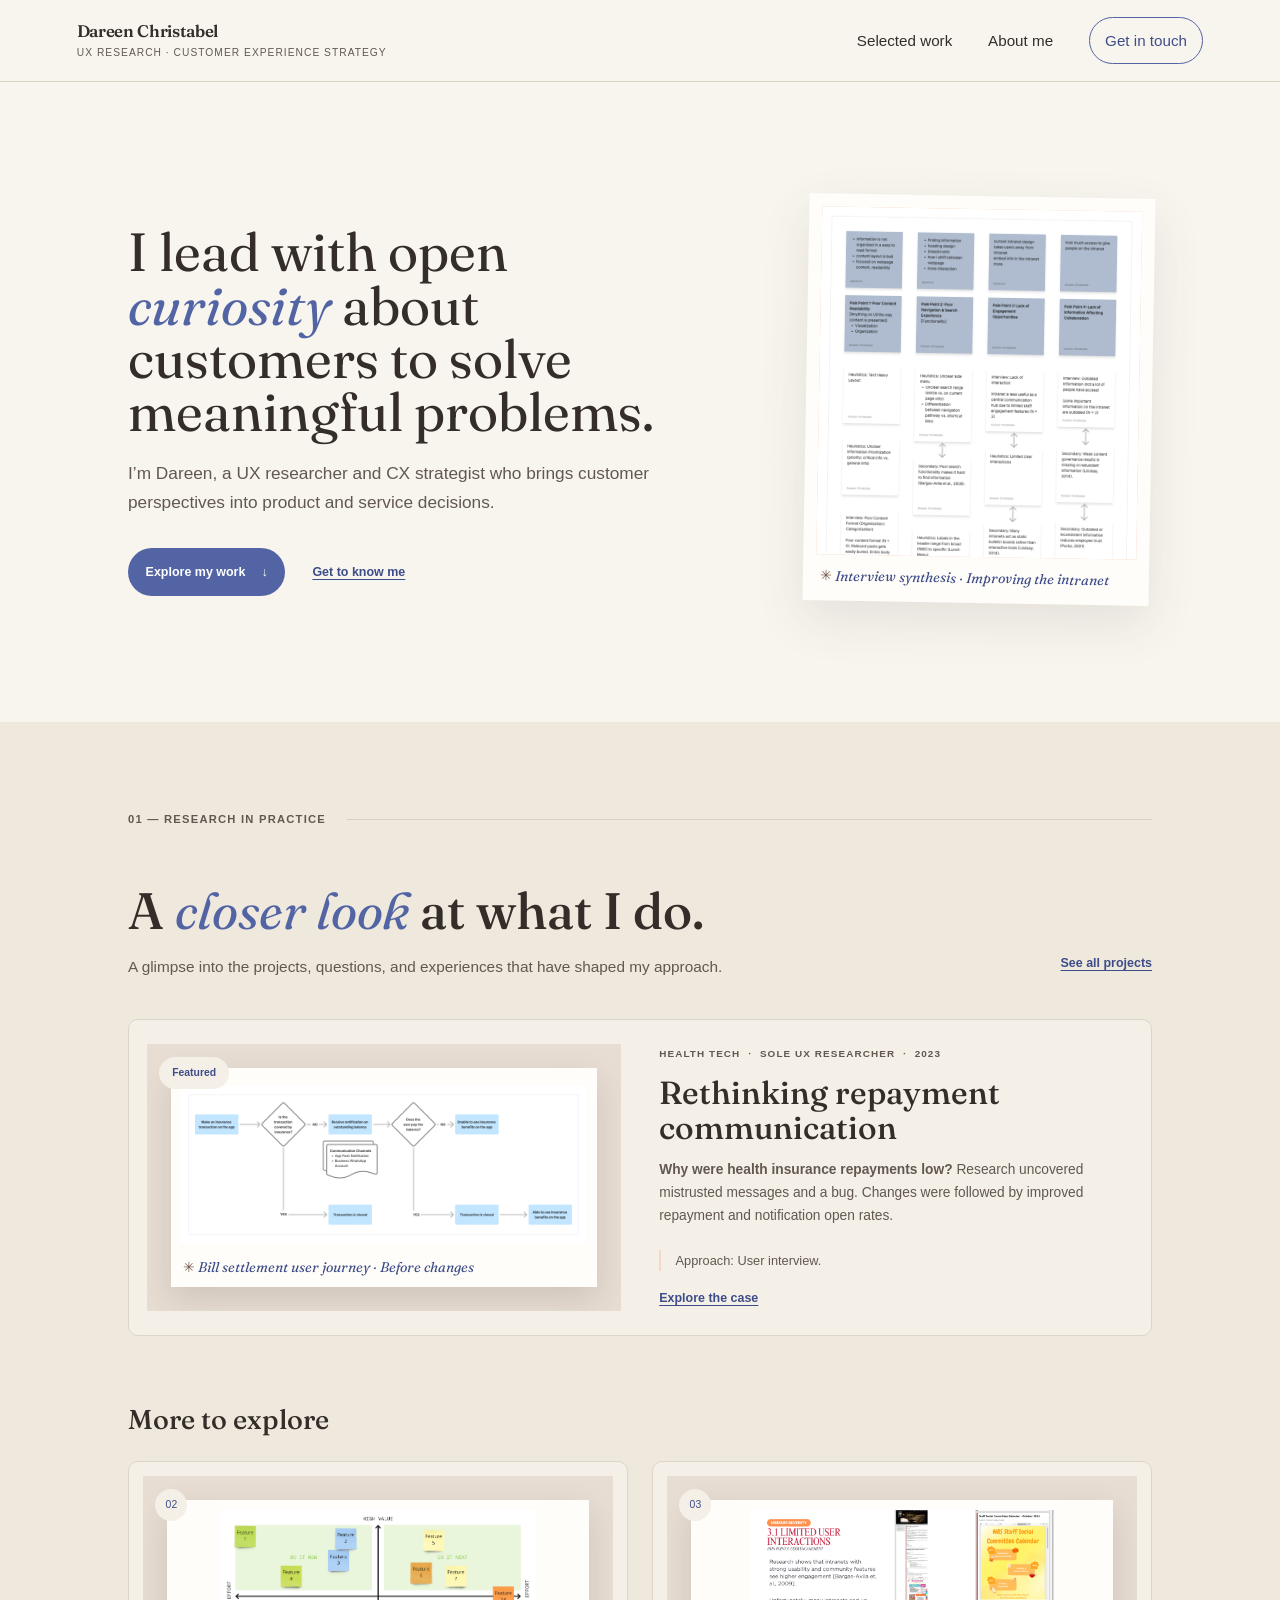
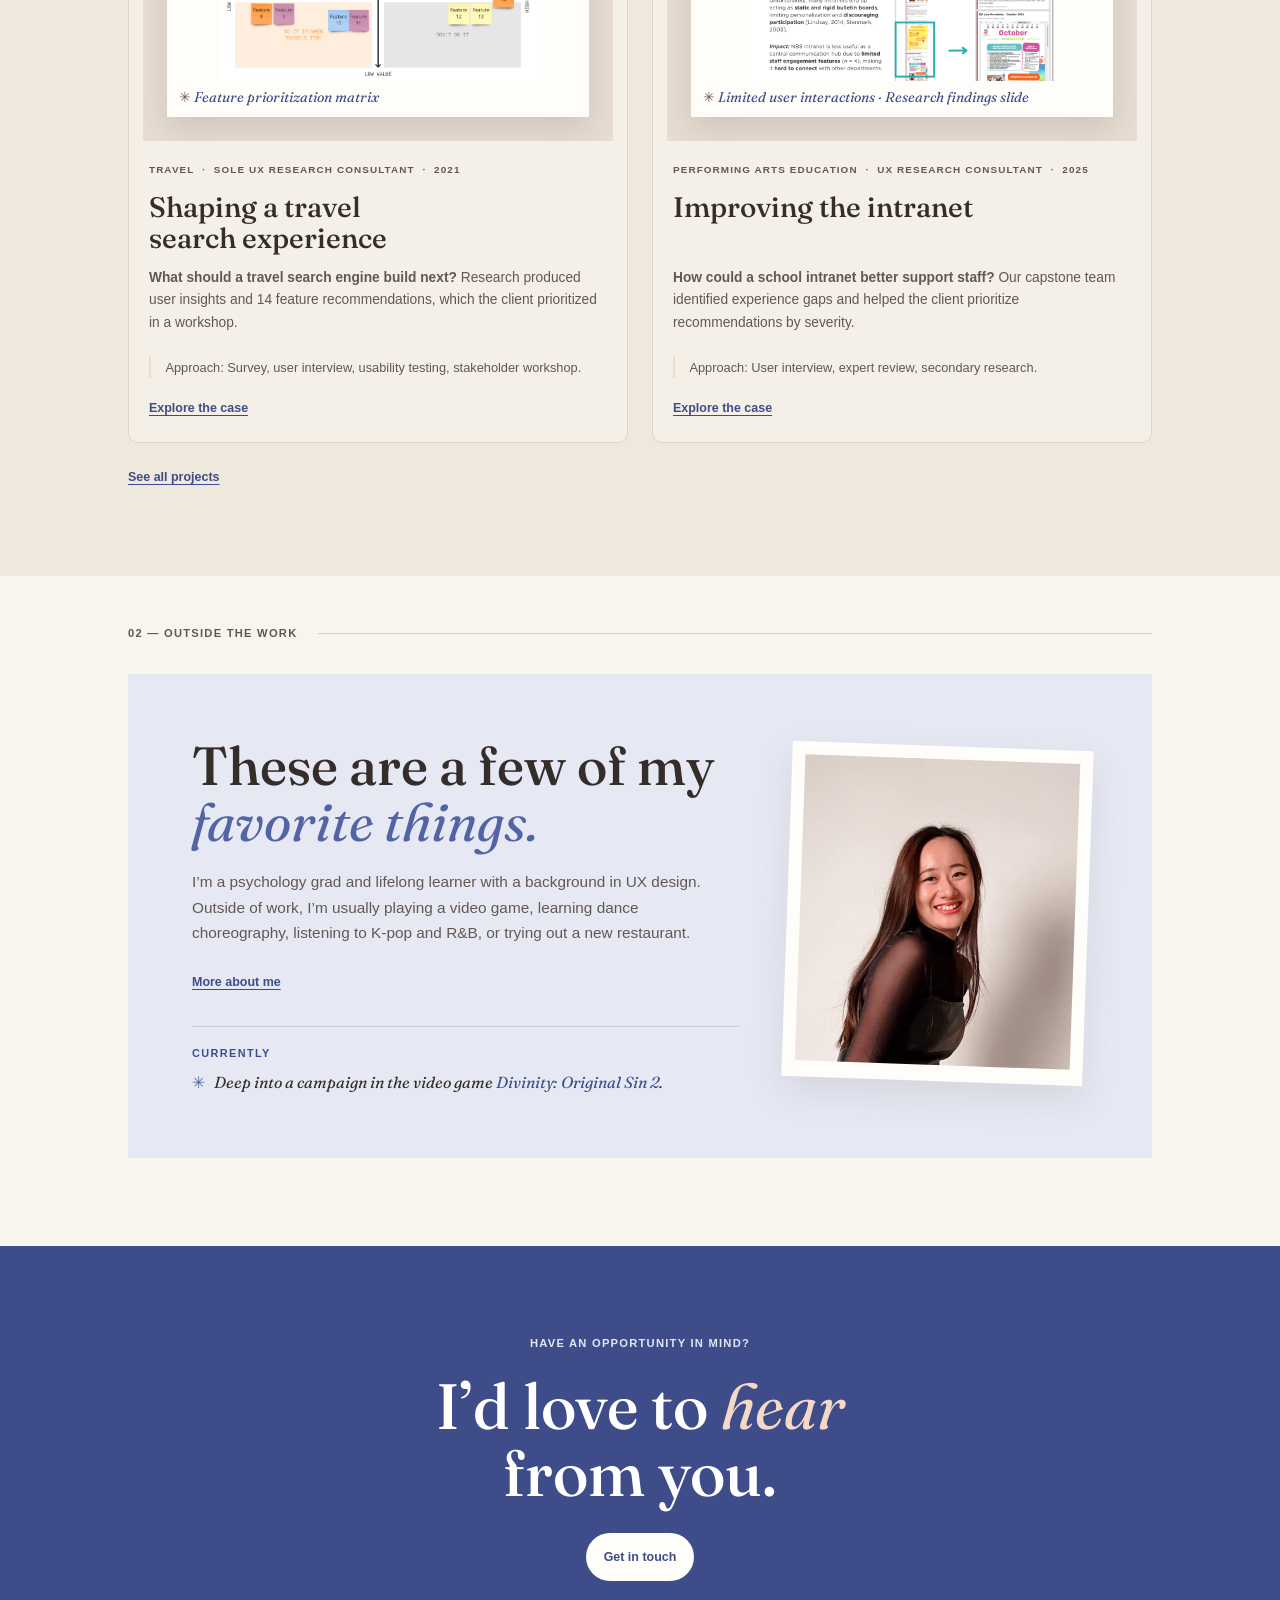
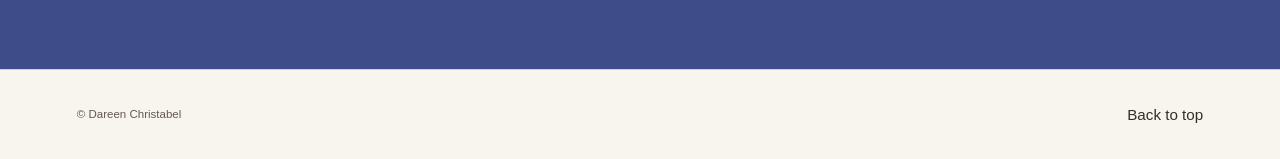
<file: index.html>
<!doctype html>
<html lang="en">
<head>
  <meta charset="utf-8">
  <link rel="icon" type="image/png" href="/images/612d7049ee8b9d09324c1051_drnchrst.-1-.png">
  <meta name="viewport" content="width=device-width, initial-scale=1">
  <meta name="description" content="Dareen Christabel is a UX researcher who helps teams understand people and make better experience decisions.">
  <meta property="og:title" content="Dareen Christabel — UX Research & Experience Strategy">
  <meta property="og:description" content="Research-led thinking for more thoughtful customer and user experiences.">
  <title>Dareen Christabel — UX Research & Experience Strategy</title>
  <link rel="preconnect" href="https://fonts.googleapis.com">
  <link rel="preconnect" href="https://fonts.gstatic.com" crossorigin>
  <link href="https://fonts.googleapis.com/css2?family=Fraunces:ital,opsz,wght@0,9..144,400;0,9..144,500;0,9..144,600;1,9..144,400;1,9..144,500&display=swap" rel="stylesheet">
  <link rel="stylesheet" href="style.css">
  <script src="carousel.js" defer></script>
</head>
<body>
  <a class="skip-link" href="#main">Skip to content</a>
  <header class="site-header">
    <a class="wordmark" href="index.html" aria-label="Dareen Christabel, home">
      <span>Dareen Christabel</span>
      <span class="wordmark-note">UX research · customer experience strategy</span>
    </a>
    <nav aria-label="Main navigation">
      <a href="projects.html">Selected work</a>
      <a href="about-me.html">About me</a>
      <a class="nav-contact" href="get-in-touch.html">Get in touch</a>
    </nav>
  </header>

  <main id="main">
    <section class="hero" aria-labelledby="hero-title">
      <div class="hero-copy">
        <h1 id="hero-title">I lead with open <em>curiosity</em> about customers to solve meaningful problems.</h1>
        <p class="hero-intro">I’m Dareen, a UX researcher and CX strategist who brings customer perspectives into product and service decisions.</p>
        <div class="hero-actions">
          <a class="button button-primary" href="#work">Explore my work <span aria-hidden="true">↓</span></a>
          <a class="text-link" href="#person">Get to know me</a>
        </div>
      </div>
      <figure class="hero-artifact">
        <a class="artifact-frame" href="improving-the-intranet.html" aria-label="View Improving the Intranet case study">
          <img src="images/6840954a5b3fc269f704c9e1_nbs-interview-synthesis.jpg" alt="Interview synthesis board grouping staff research into themes about intranet content, navigation, engagement, and information sharing">
        </a>
        <figcaption><a href="improving-the-intranet.html"><span aria-hidden="true">✳</span> Interview synthesis · Improving the intranet</a></figcaption>
      </figure>
    </section>

    <section class="work section-wrap" id="work" aria-labelledby="work-title">
      <div class="section-label">
        <span>01 — Research in practice</span>
        <span class="section-rule"></span>
      </div>
      <div class="work-heading">
        <div>
          <h2 id="work-title">A <em>closer look</em> at what I do.</h2>
          <p>A glimpse into the projects, questions, and experiences that have shaped my approach.</p>
        </div>
        <a class="text-link work-all" href="projects.html">See all projects</a>
      </div>

      <div class="project-list">
        <article class="project-card project-featured">
          <a class="project-image project-image-captioned" href="rethinking-repayment-communication.html" aria-label="Read Rethinking Repayment Communication: bill settlement user journey before the changes">
            <span class="project-image-artifact">
              <span class="project-image-frame">
                <img src="images/683781a00713f0b82d1ee93c_clawback-user-flow.jpg" alt="" fetchpriority="high">
              </span>
              <span class="project-image-caption"><span aria-hidden="true">✳</span> Bill settlement user journey · Before changes</span>
            </span>
            <span class="image-index">Featured</span>
          </a>
          <div class="project-copy">
            <p class="project-meta">Health tech <span>·</span> Sole UX researcher <span>·</span> 2023</p>
            <h3><a href="rethinking-repayment-communication.html">Rethinking repayment communication</a></h3>
            <p><strong>Why were health insurance repayments low?</strong> Research uncovered mistrusted messages and a bug. Changes were followed by improved repayment and notification open rates.</p>
            <p class="project-approach">Approach: User interview.</p>
            <a class="project-link" href="rethinking-repayment-communication.html">Explore the case</a>
          </div>
        </article>
      </div>

      <div class="other-work">
        <h3 id="more-work-title">More to explore</h3>
        <div class="other-work-grid" id="more-work-carousel" role="region" aria-labelledby="more-work-title" tabindex="0">
          <article class="project-card compact-project">
            <a class="project-image project-image-captioned" href="product-development-project.html" aria-label="Read Shaping a Travel Search Experience: feature prioritization from a stakeholder workshop">
              <span class="project-image-artifact">
                <span class="project-image-frame">
                  <img src="images/61b80a7045399d558a6eefd4_group-1-2-.jpg" alt="" loading="lazy">
                </span>
                <span class="project-image-caption"><span aria-hidden="true">✳</span> Feature prioritization matrix</span>
              </span>
              <span class="image-index">02</span>
            </a>
            <div class="project-copy">
              <p class="project-meta">Travel <span>·</span> Sole UX research consultant <span>·</span> 2021</p>
              <h3 class="short-project-title"><a href="product-development-project.html">Shaping a travel search experience</a></h3>
              <p><strong>What should a travel search engine build next?</strong> Research produced user insights and 14 feature recommendations, which the client prioritized in a workshop.</p>
              <p class="project-approach">Approach: Survey, user interview, usability testing, stakeholder workshop.</p>
              <a class="project-link" href="product-development-project.html">Explore the case</a>
            </div>
          </article>
          <article class="project-card compact-project">
            <a class="project-image project-image-captioned" href="improving-the-intranet.html" aria-label="Read Improving the Intranet: limited user interactions findings">
              <span class="project-image-artifact">
                <span class="project-image-frame">
                  <img src="images/6840869918ff1123363b8874_nbs-discovery-deck-4-.png" alt="" loading="lazy">
                </span>
                <span class="project-image-caption"><span aria-hidden="true">✳</span> Limited user interactions · Research findings slide</span>
              </span>
              <span class="image-index">03</span>
            </a>
            <div class="project-copy">
              <p class="project-meta">Performing arts education <span>·</span> UX research consultant <span>·</span> 2025</p>
              <h3 class="short-project-title"><a href="improving-the-intranet.html">Improving the intranet</a></h3>
              <p><strong>How could a school intranet better support staff?</strong> Our capstone team identified experience gaps and helped the client prioritize recommendations by severity.</p>
              <p class="project-approach">Approach: User interview, expert review, secondary research.</p>
              <a class="project-link" href="improving-the-intranet.html">Explore the case</a>
            </div>
          </article>
        </div>
        <div class="other-work-footer">
          <a class="text-link work-all work-all-bottom" href="projects.html">See all projects</a>
          <div class="carousel-controls" hidden>
            <button type="button" class="carousel-previous" aria-controls="more-work-carousel">Previous</button>
            <button type="button" class="carousel-next" aria-controls="more-work-carousel">Next</button>
          </div>
        </div>
      </div>
    </section>

    <section class="personal section-wrap" id="person" aria-labelledby="personal-title">
      <div class="section-label">
        <span>02 — Outside the work</span>
        <span class="section-rule"></span>
      </div>
      <div class="personal-card">
        <div class="personal-copy">
          <h2 id="personal-title">These are a few of my <em>favorite things.</em></h2>
          <p>I’m a psychology grad and lifelong learner with a background in UX design. Outside of work, I’m usually playing a video game, learning dance choreography, listening to K-pop and R&amp;B, or trying out a new restaurant.</p>
          <a class="text-link" href="about-me.html">More about me</a>
        </div>
        <figure class="personal-photo">
          <img src="images/612d726e548dc6b91e189b29_img-0604.jpg" alt="Dareen smiling">
        </figure>
        <p class="currently-note"><span class="currently-label">Currently</span><span class="currently-game"><span aria-hidden="true">✳</span> Deep into a campaign in the video game <em>Divinity: Original Sin 2</em>.</span></p>
      </div>
    </section>

    <section class="contact-band" aria-labelledby="contact-title">
      <p class="eyebrow">Have an opportunity in mind?</p>
      <h2 id="contact-title">I’d love to <em>hear</em> from you.</h2>
      <a class="button button-light" href="get-in-touch.html">Get in touch</a>
    </section>
  </main>

  <footer class="site-footer">
    <p>© Dareen Christabel</p>
    <a href="#main">Back to top</a>
  </footer>
</body>
</html>
</file>
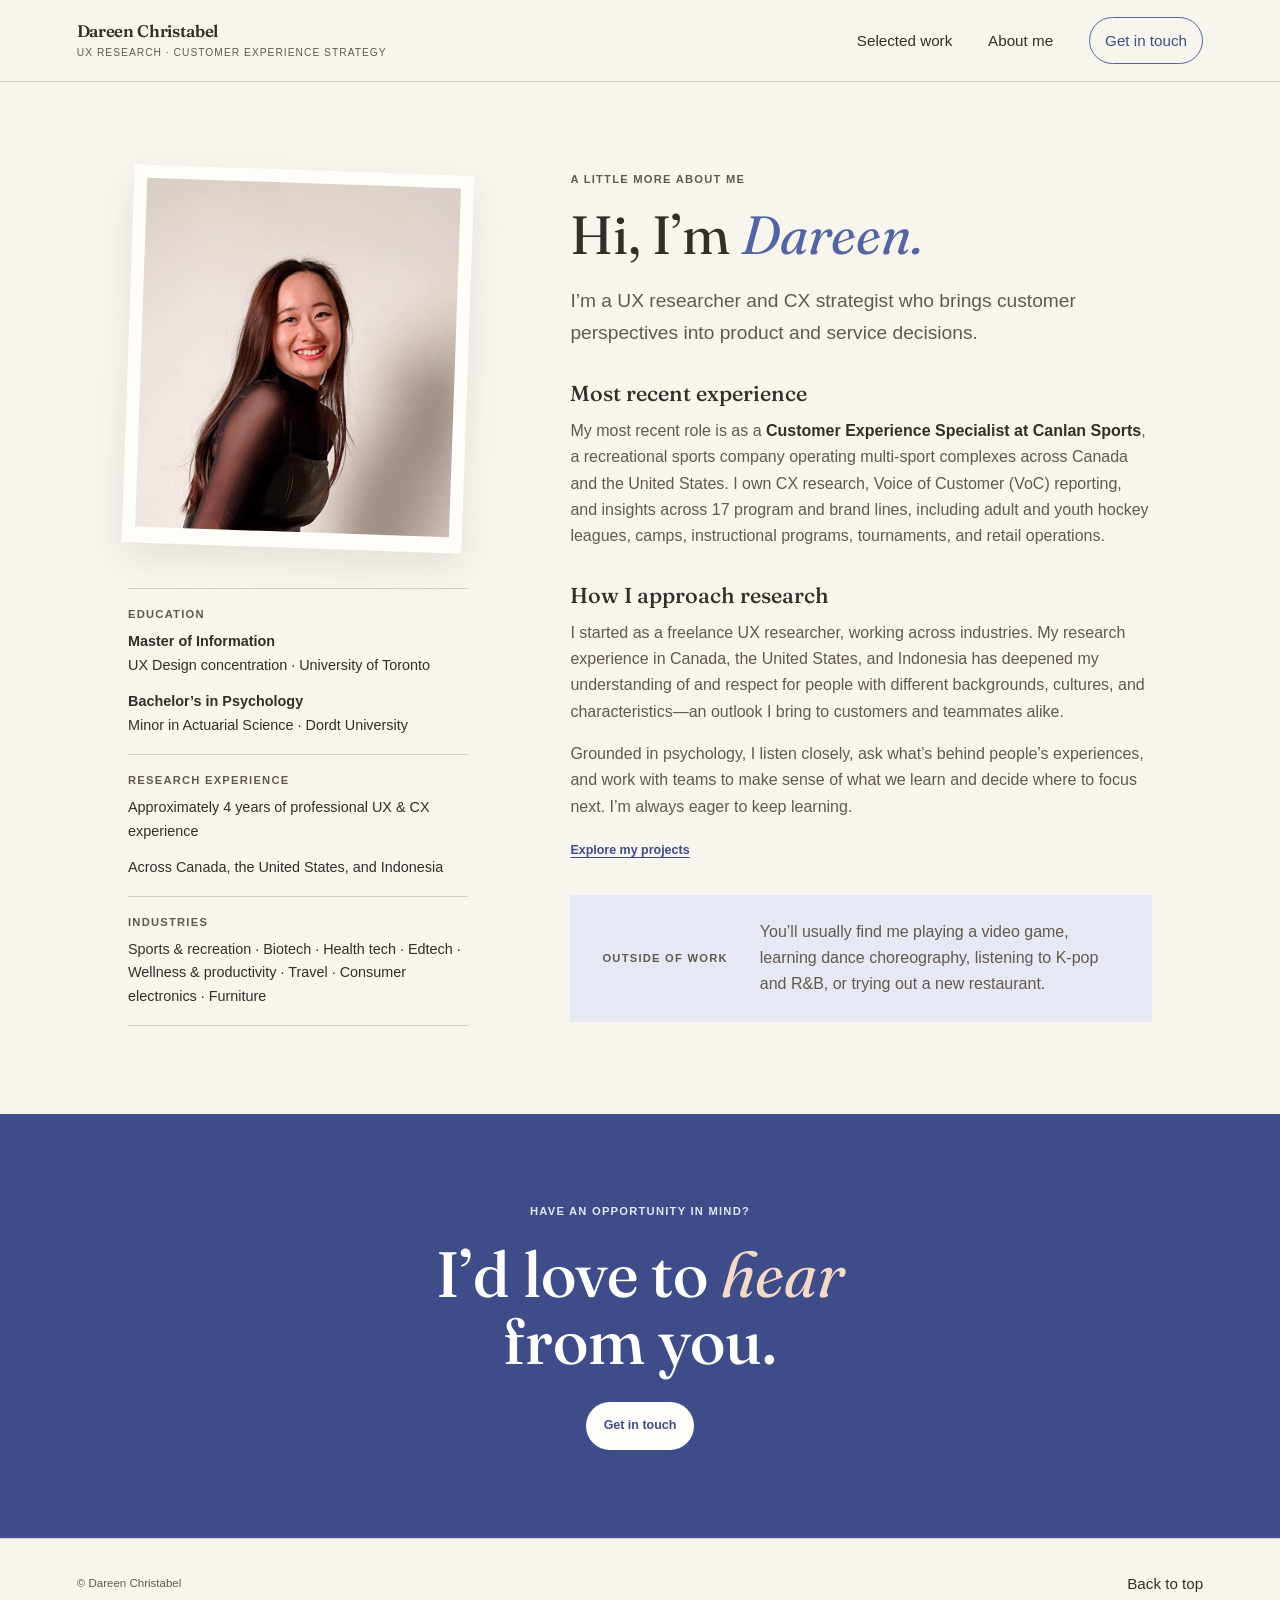
<file: about-me.html>
<!doctype html>
<html lang="en">
<head>
  <meta charset="utf-8">
  <link rel="icon" type="image/png" href="/images/612d7049ee8b9d09324c1051_drnchrst.-1-.png">
  <meta name="viewport" content="width=device-width, initial-scale=1">
  <meta name="description" content="Get to know Dareen Christabel, a UX researcher and customer experience strategist with a background in psychology and UX design.">
  <meta property="og:title" content="About Dareen Christabel">
  <meta property="og:description" content="A little more about my background, my approach to research, and what I enjoy outside of work.">
  <title>About Dareen Christabel — UX Research &amp; Customer Experience Strategy</title>
  <link rel="preconnect" href="https://fonts.googleapis.com">
  <link rel="preconnect" href="https://fonts.gstatic.com" crossorigin>
  <link href="https://fonts.googleapis.com/css2?family=Fraunces:ital,opsz,wght@0,9..144,400;0,9..144,500;0,9..144,600;1,9..144,400;1,9..144,500&display=swap" rel="stylesheet">
  <link rel="stylesheet" href="style.css">
</head>
<body>
  <a class="skip-link" href="#main">Skip to content</a>
  <header class="site-header">
    <a class="wordmark" href="index.html" aria-label="Dareen Christabel, home">
      <span>Dareen Christabel</span>
      <span class="wordmark-note">UX research · customer experience strategy</span>
    </a>
    <nav aria-label="Main navigation">
      <a href="projects.html">Selected work</a>
      <a href="about-me.html" aria-current="page">About me</a>
      <a class="nav-contact" href="get-in-touch.html">Get in touch</a>
    </nav>
  </header>

  <main id="main">
    <section class="about-intro section-wrap" aria-labelledby="about-title">
      <div class="about-intro-copy">
        <p class="eyebrow">A little more about me</p>
        <h1 id="about-title">Hi, I’m <em>Dareen.</em></h1>
        <p class="about-lead">I’m a UX researcher and CX strategist who brings customer perspectives into product and service decisions.</p>
        <div class="about-copy-section">
          <h2>Most recent experience</h2>
          <p>My most recent role is as a <strong>Customer Experience Specialist at Canlan Sports</strong>, a recreational sports company operating multi-sport complexes across Canada and the United States. I own CX research, Voice of Customer (VoC) reporting, and insights across 17 program and brand lines, including adult and youth hockey leagues, camps, instructional programs, tournaments, and retail operations.</p>
        </div>
        <div class="about-copy-section">
          <h2>How I approach research</h2>
          <p>I started as a freelance UX researcher, working across industries. My research experience in Canada, the United States, and Indonesia has deepened my understanding of and respect for people with different backgrounds, cultures, and characteristics—an outlook I bring to customers and teammates alike.</p>
          <p>Grounded in psychology, I listen closely, ask what’s behind people’s experiences, and work with teams to make sense of what we learn and decide where to focus next. I’m always eager to keep learning.</p>
        </div>
        <a class="text-link" href="projects.html">Explore my projects</a>
        <aside class="about-personal-note" aria-labelledby="about-personal-title">
          <h2 id="about-personal-title">Outside of work</h2>
          <p>You’ll usually find me playing a video game, learning dance choreography, listening to K-pop and R&amp;B, or trying out a new restaurant.</p>
        </aside>
      </div>
      <div class="about-profile">
        <figure class="about-portrait">
          <img src="images/612d726e548dc6b91e189b29_img-0604.jpg" alt="Dareen smiling">
        </figure>
        <dl class="about-details">
          <div>
            <dt>Education</dt>
            <dd><strong>Master of Information</strong><br>UX Design concentration · University of Toronto</dd>
            <dd><strong>Bachelor’s in Psychology</strong><br>Minor in Actuarial Science · Dordt University</dd>
          </div>
          <div>
            <dt>Research experience</dt>
            <dd>Approximately 4 years of professional UX &amp; CX experience</dd>
            <dd>Across Canada, the United States, and Indonesia</dd>
          </div>
          <div>
            <dt>Industries</dt>
            <dd>Sports &amp; recreation · Biotech · Health tech · Edtech · Wellness &amp; productivity · Travel · Consumer electronics · Furniture</dd>
          </div>
        </dl>
      </div>
    </section>

    <section class="contact-band" aria-labelledby="contact-title">
      <p class="eyebrow">Have an opportunity in mind?</p>
      <h2 id="contact-title">I’d love to <em>hear</em> from you.</h2>
      <a class="button button-light" href="get-in-touch.html">Get in touch</a>
    </section>
  </main>

  <footer class="site-footer">
    <p>© Dareen Christabel</p>
    <a href="#main">Back to top</a>
  </footer>
</body>
</html>
</file>
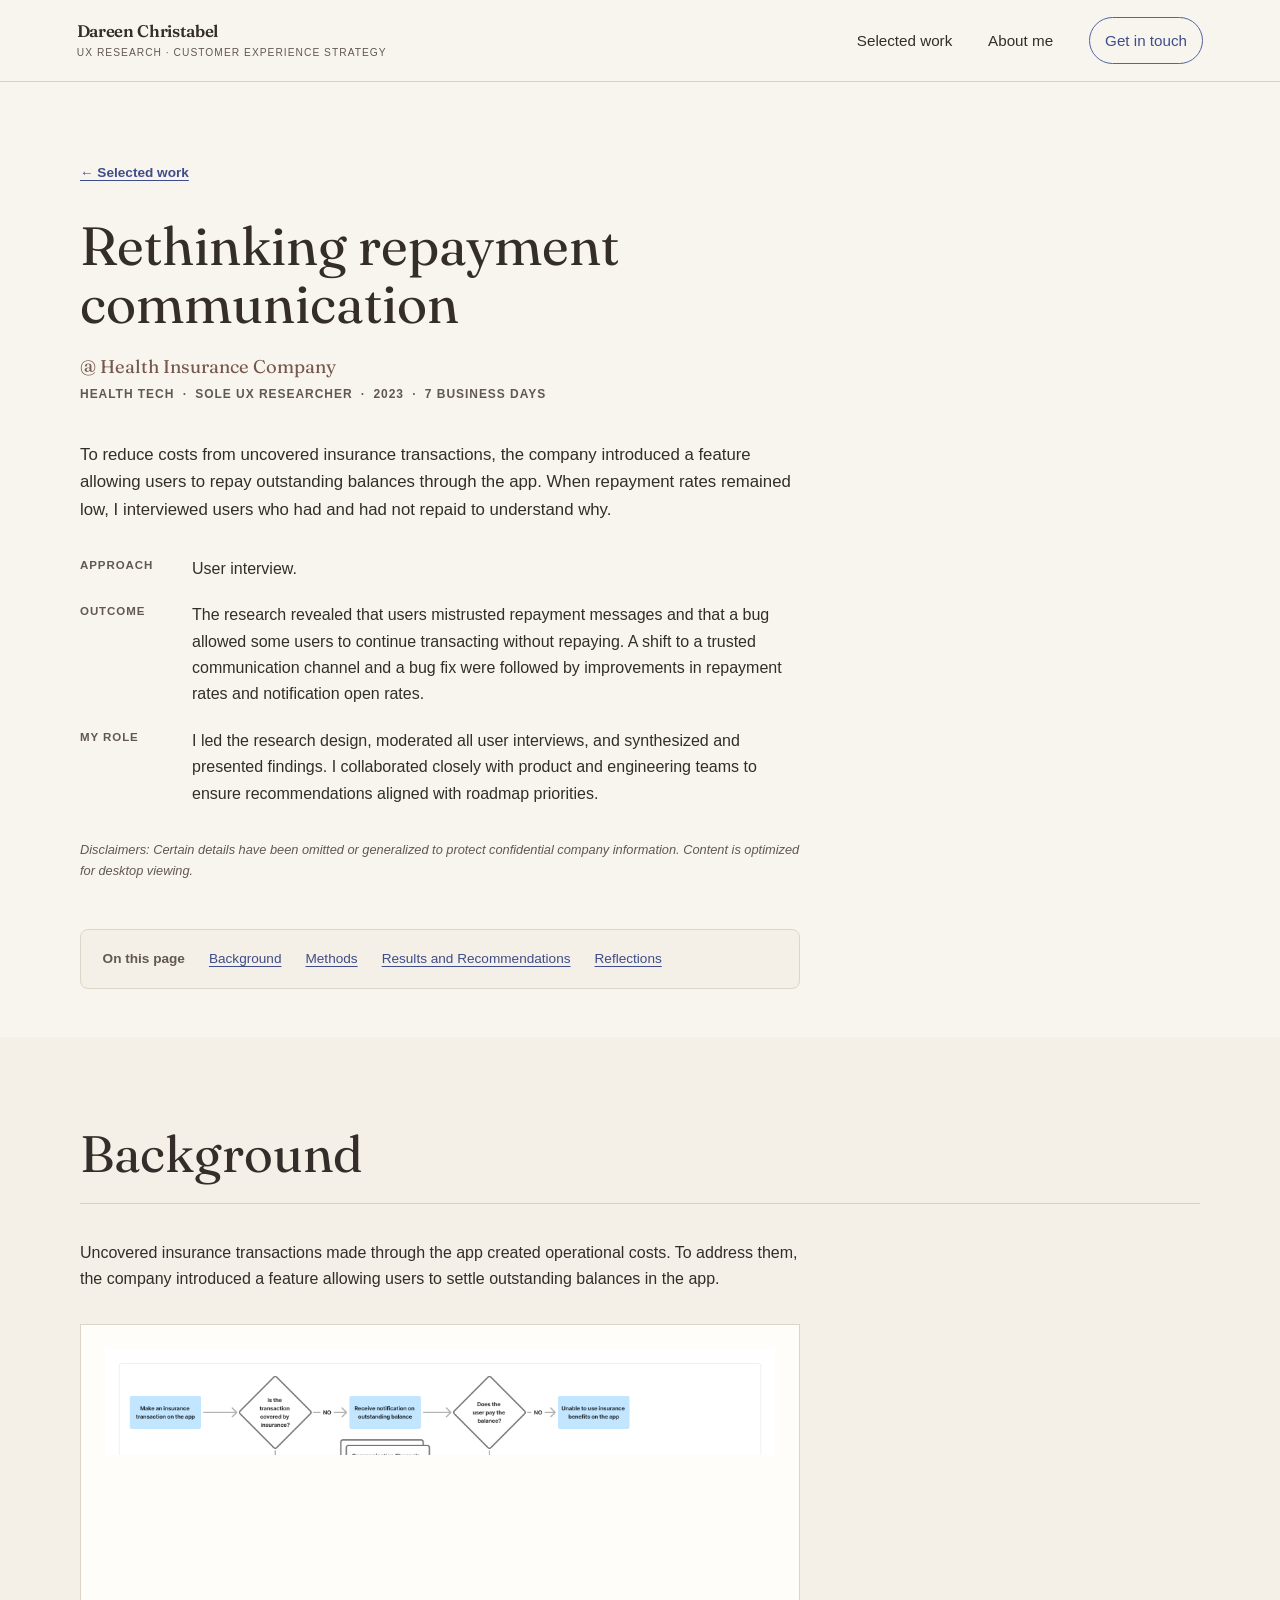
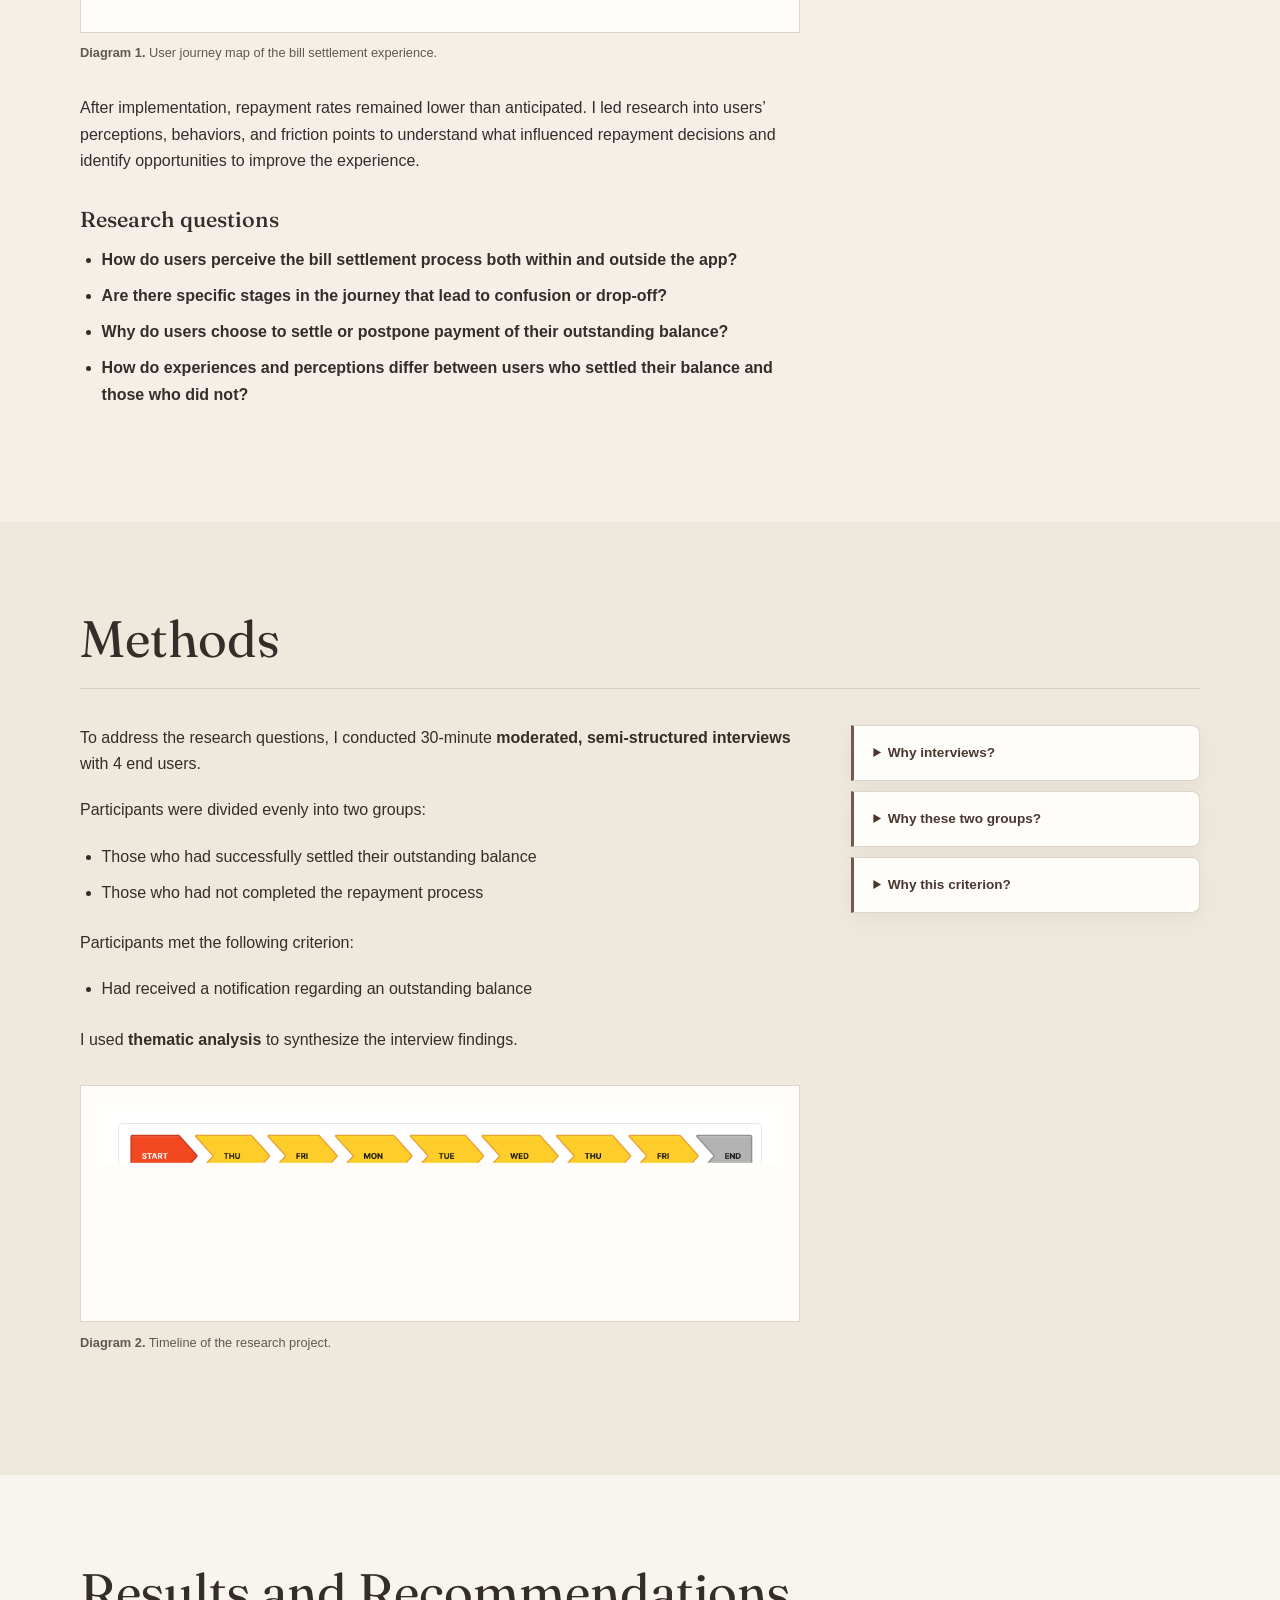
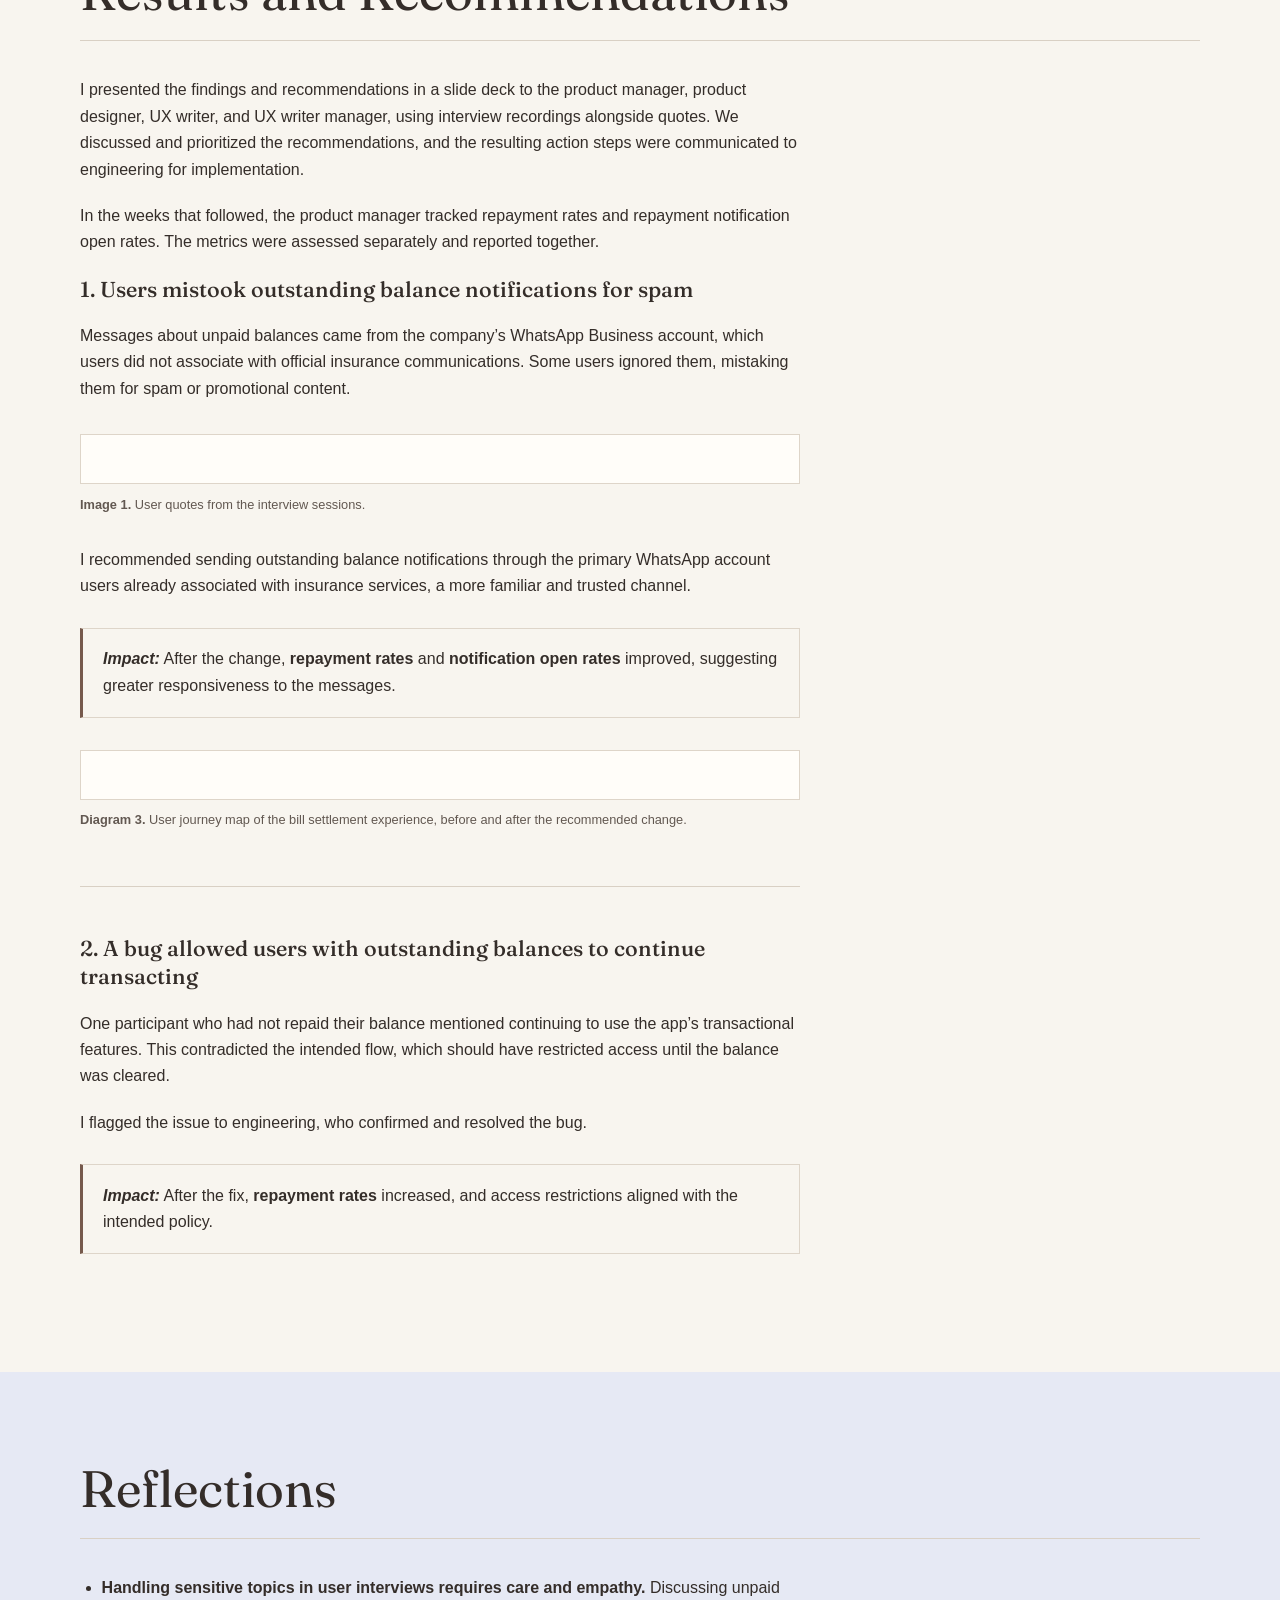
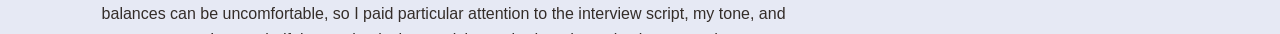
<file: boosting-repayment.html>
<!doctype html>
<html lang="en">
<head>
  <meta charset="utf-8">
  <link rel="icon" type="image/png" href="/images/612d7049ee8b9d09324c1051_drnchrst.-1-.png">
  <meta name="viewport" content="width=device-width, initial-scale=1">
  <meta http-equiv="refresh" content="0; url=rethinking-repayment-communication.html">
  <link rel="canonical" href="rethinking-repayment-communication.html">
  <title>Rethinking repayment communication — Dareen Christabel</title>
</head>
<body>
  <p>This case study has moved to <a href="rethinking-repayment-communication.html">Rethinking repayment communication</a>.</p>
</body>
</html>
</file>
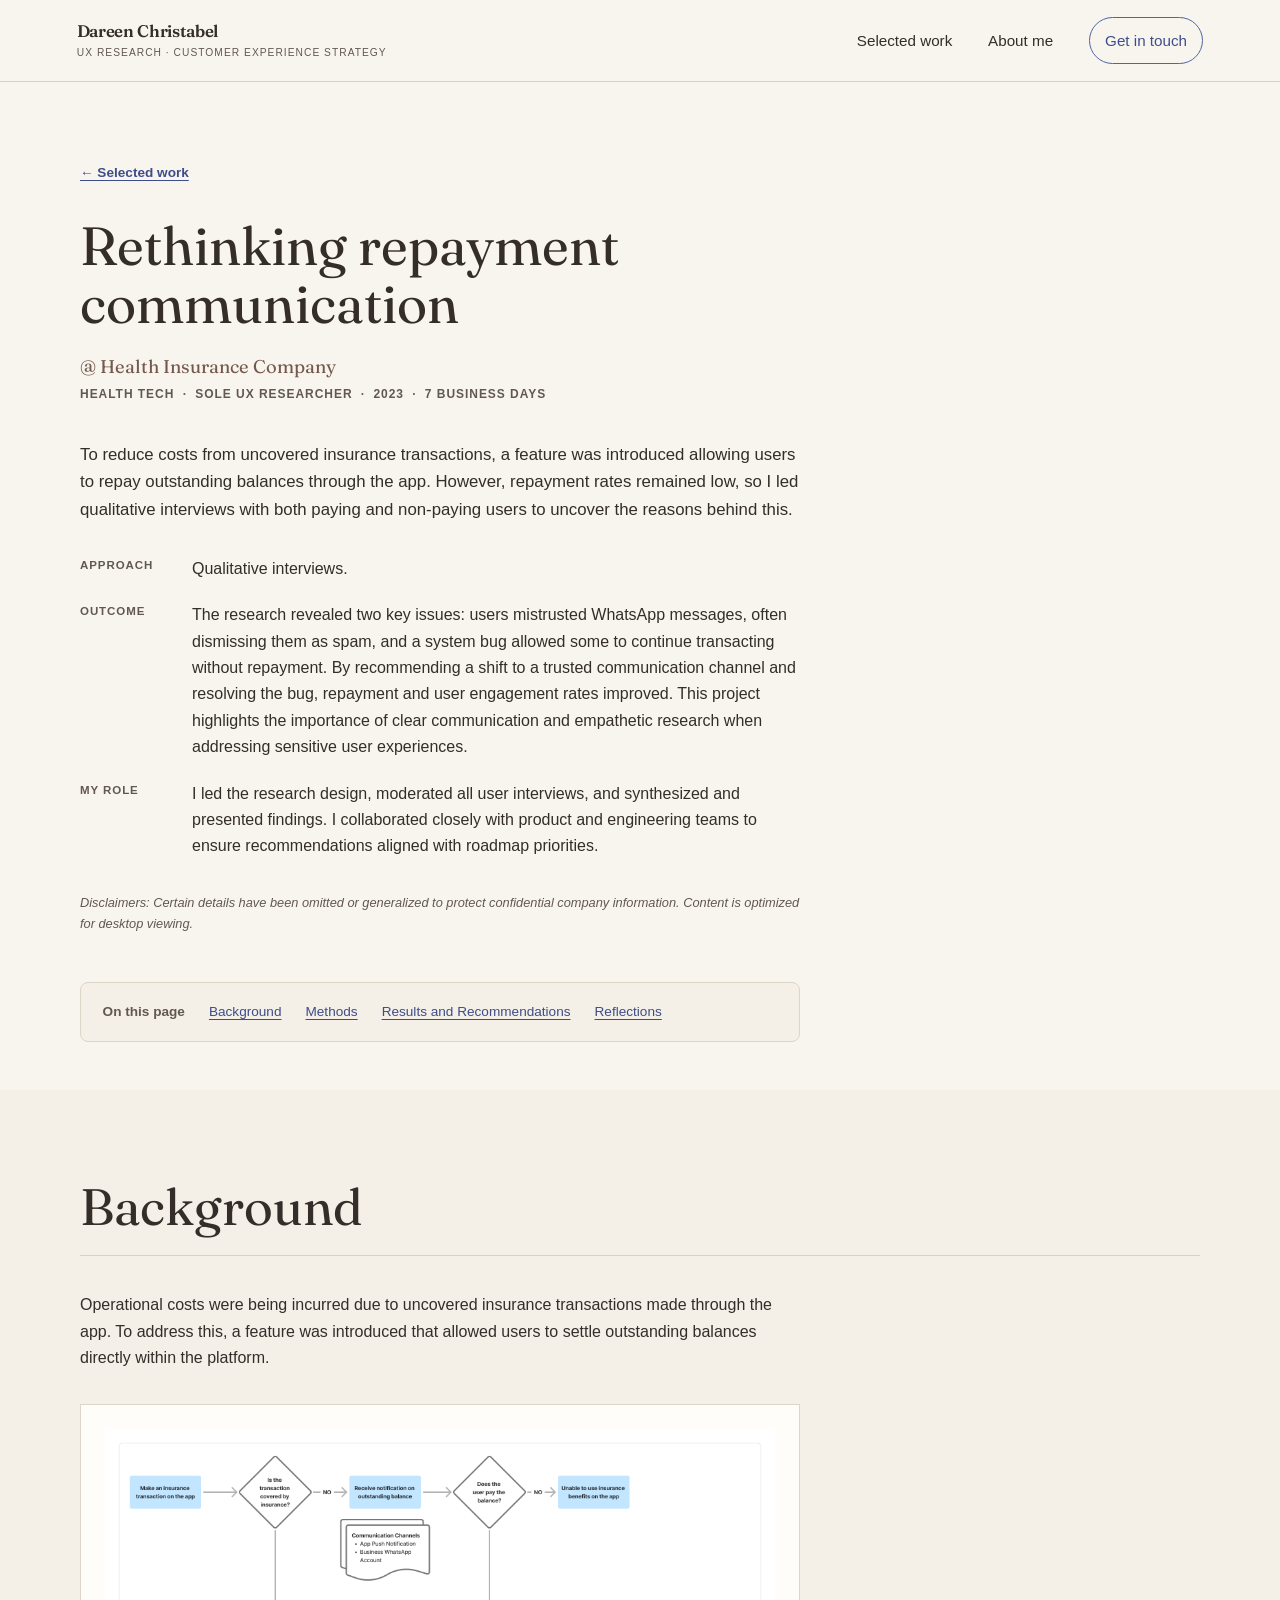
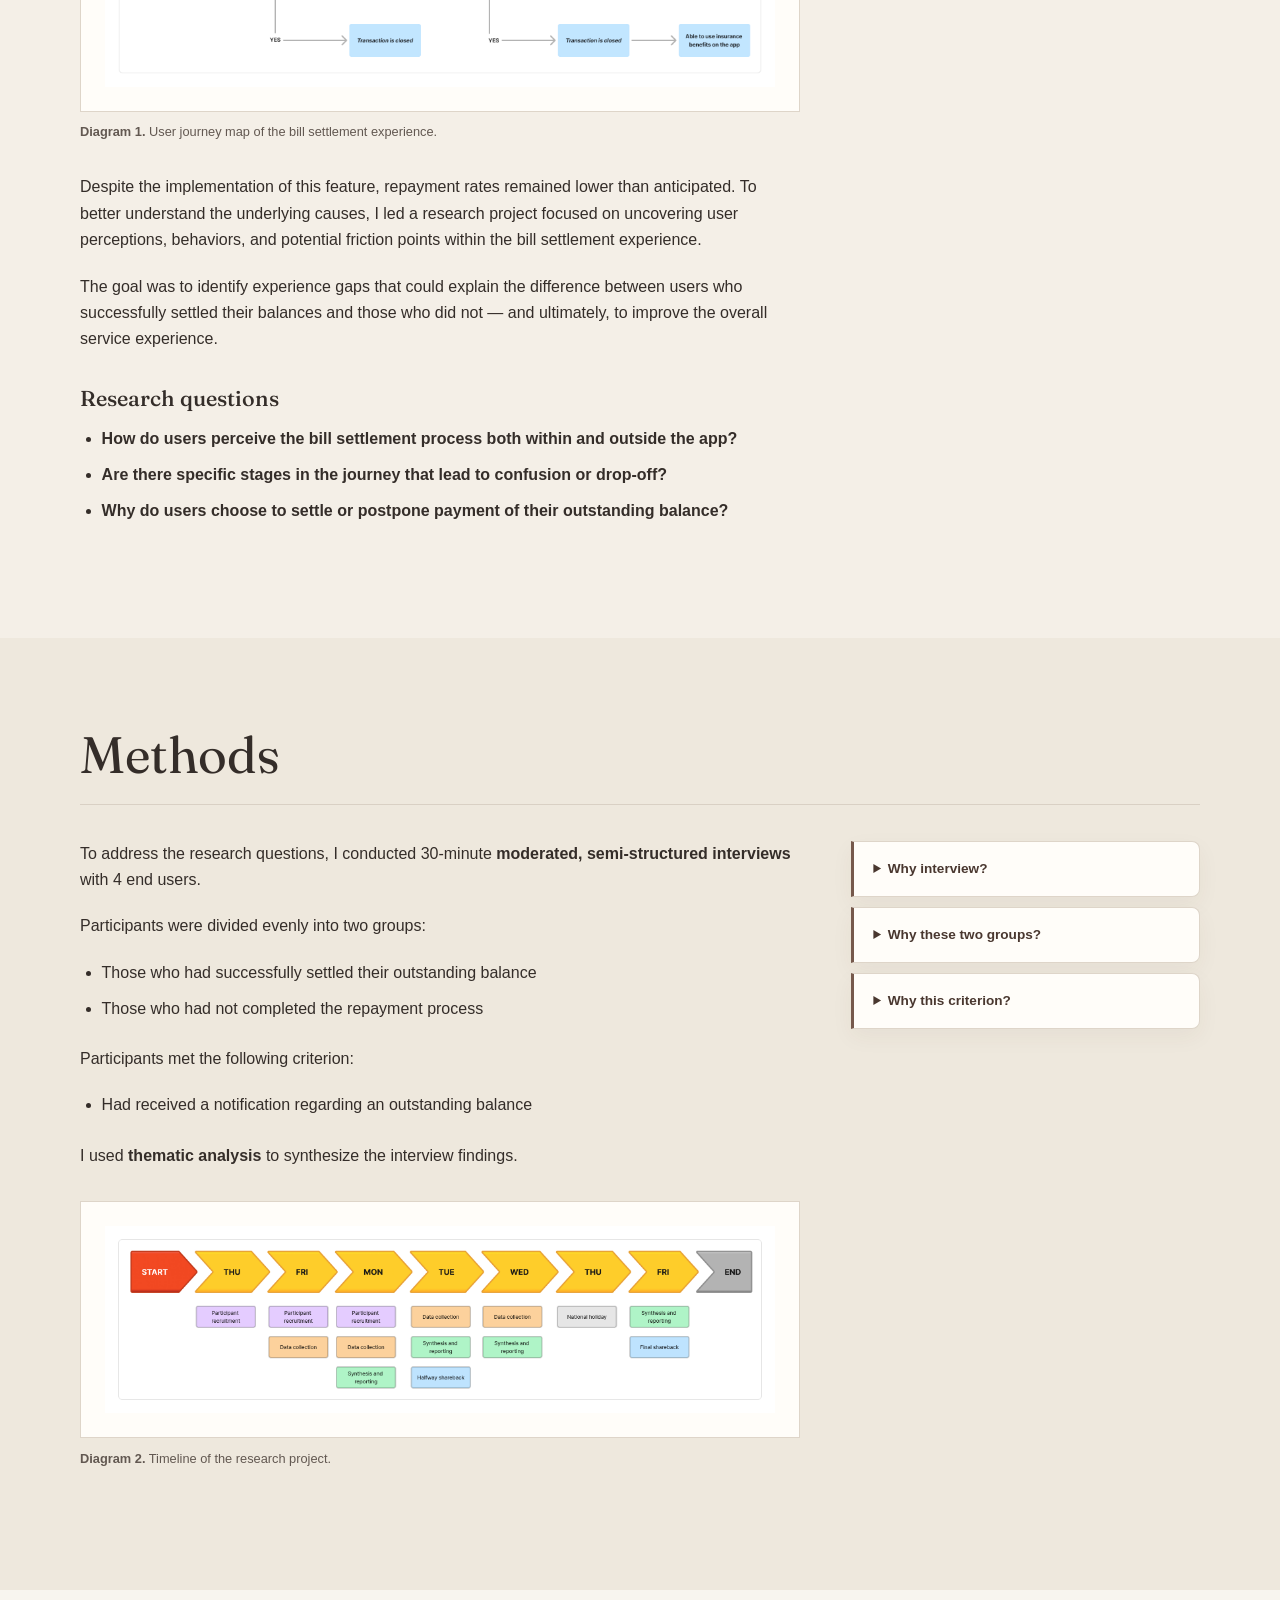
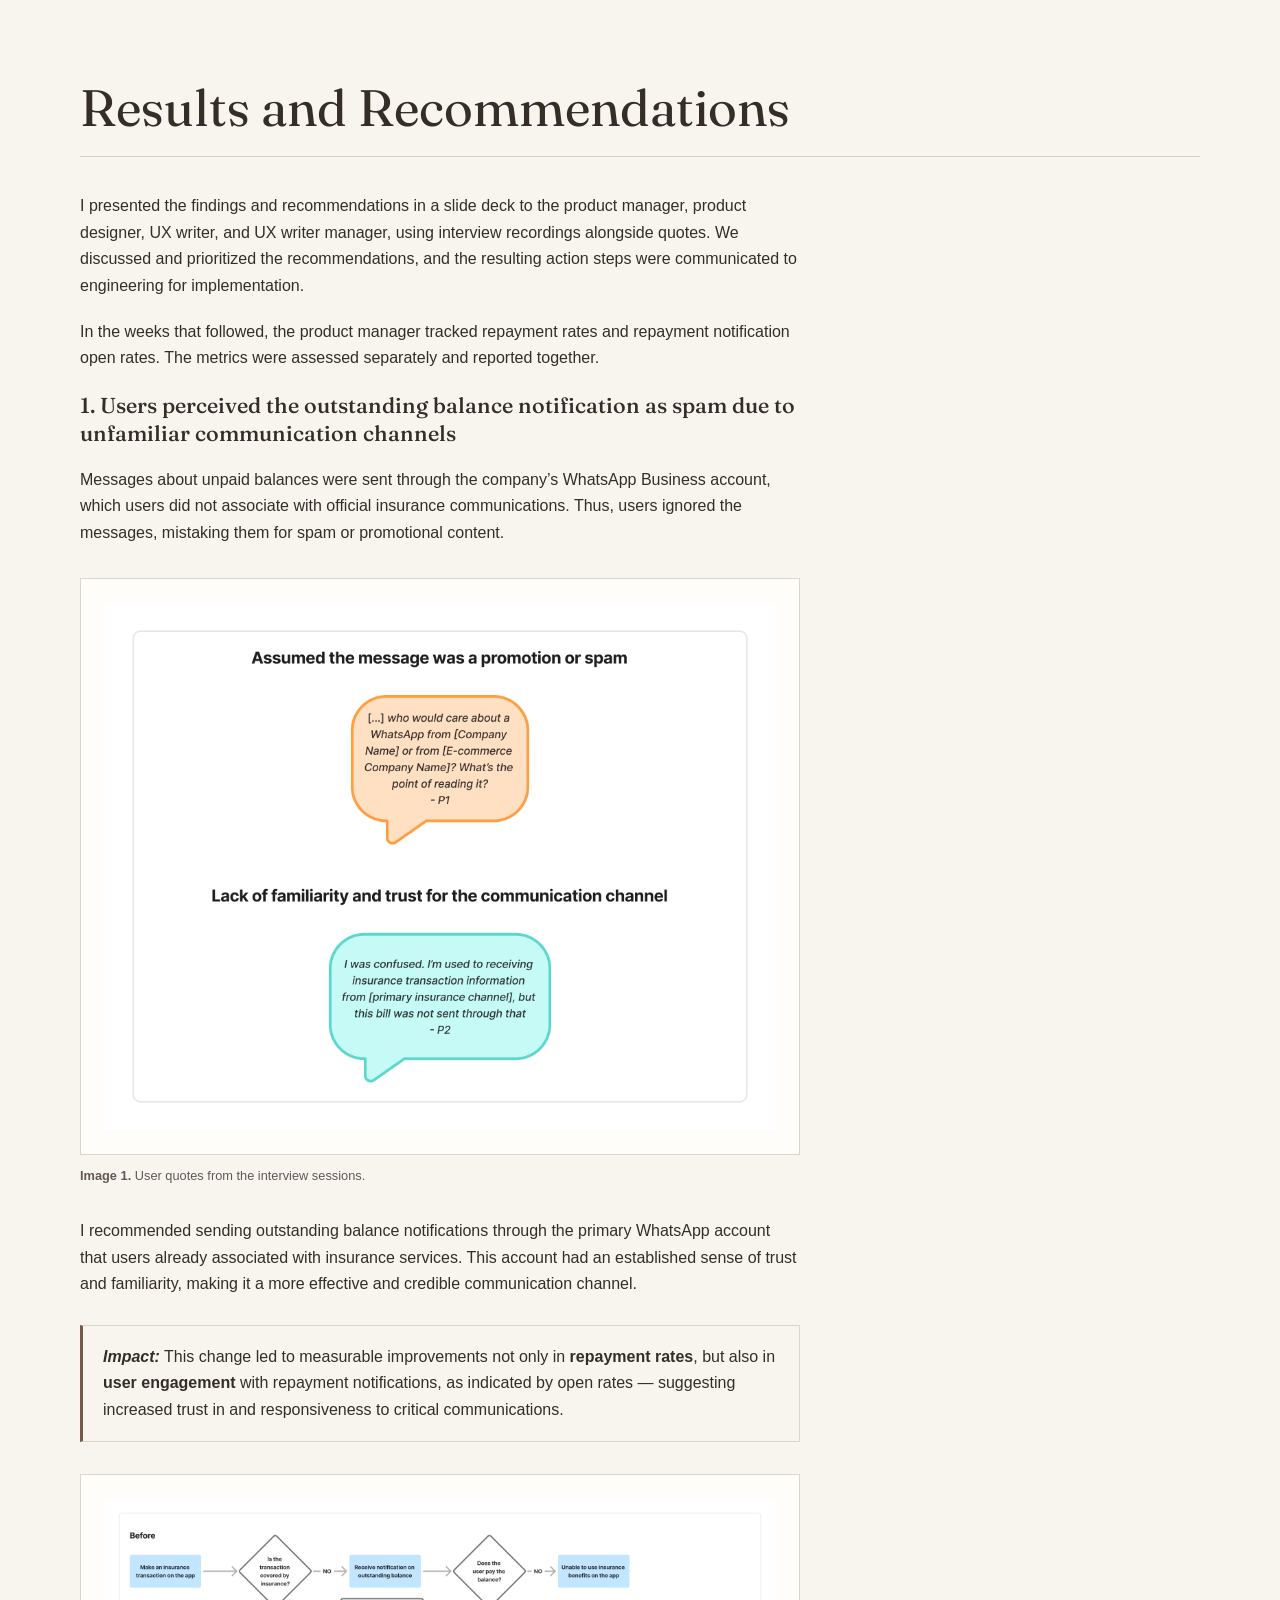
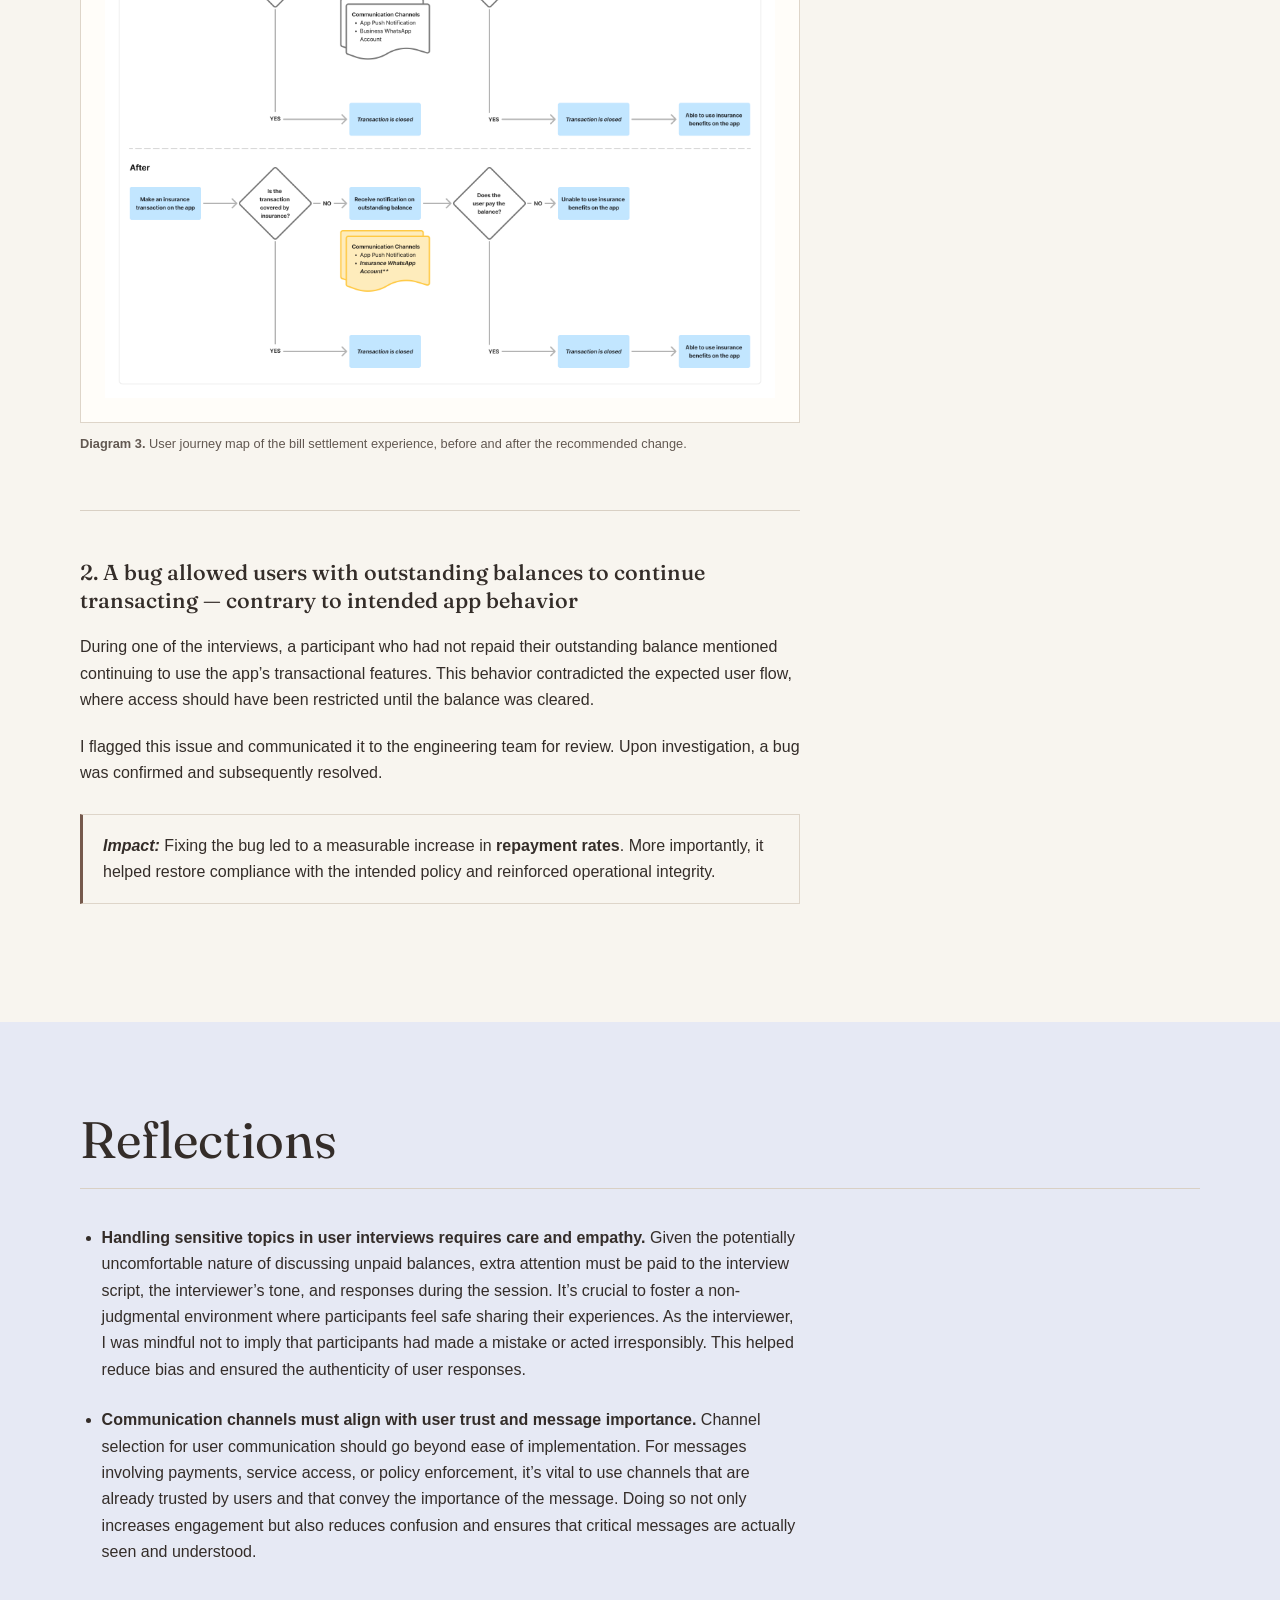
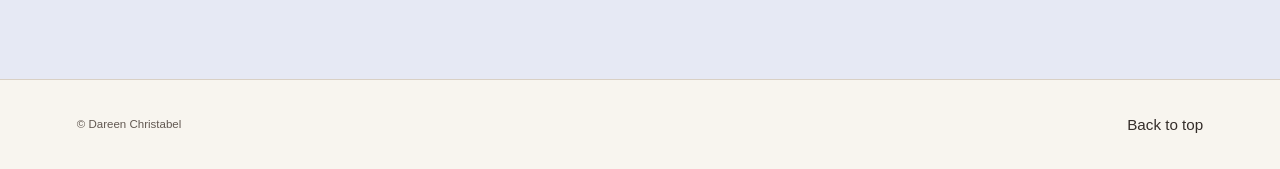
<file: case-study-template.html>
<!doctype html>
<html lang="en">
<head>
  <meta charset="utf-8">
  <link rel="icon" type="image/png" href="/images/612d7049ee8b9d09324c1051_drnchrst.-1-.png">
  <meta name="viewport" content="width=device-width, initial-scale=1">
  <meta name="description" content="To reduce costs from uncovered insurance transactions, a feature was introduced allowing users to repay outstanding balances through the app. However, repayment rates remained low, so I led qualitative interviews with both paying and non-paying users to uncover the reasons behind this.">
  <meta property="og:title" content="Rethinking repayment communication">
  <meta property="og:description" content="To reduce costs from uncovered insurance transactions, a feature was introduced allowing users to repay outstanding balances through the app. However, repayment rates remained low, so I led qualitative interviews with both paying and non-paying users to uncover the reasons behind this.">
  <title>Rethinking repayment communication — Dareen Christabel</title>
  <link rel="preconnect" href="https://fonts.googleapis.com">
  <link rel="preconnect" href="https://fonts.gstatic.com" crossorigin>
  <link href="https://fonts.googleapis.com/css2?family=Fraunces:ital,opsz,wght@0,9..144,400;0,9..144,500;0,9..144,600;1,9..144,400;1,9..144,500&display=swap" rel="stylesheet">
  <link rel="stylesheet" href="style.css">
  <link rel="stylesheet" href="case-study.css">
  <script src="case-study.js" defer></script>
</head>
<body>
  <a class="skip-link" href="#main">Skip to content</a>
  <header class="site-header">
    <a class="wordmark" href="index.html" aria-label="Dareen Christabel, home">
      <span>Dareen Christabel</span>
      <span class="wordmark-note">UX research · customer experience strategy</span>
    </a>
    <nav aria-label="Main navigation">
      <a href="projects.html" aria-current="page">Selected work</a>
      <a href="about-me.html">About me</a>
      <a class="nav-contact" href="get-in-touch.html">Get in touch</a>
    </nav>
  </header>

  <main id="main" class="case-study">
    <header class="case-hero">
      <div class="case-wrap">
        <a class="case-back" href="projects.html">← Selected work</a>
        <h1>Rethinking repayment communication</h1>
        <p class="case-client">@ Health Insurance Company</p>
        <p class="case-role">Health tech <span>·</span> Sole UX researcher <span>·</span> 2023 <span>·</span> 7 business days</p>
        <div class="case-overview">
          <p>To reduce costs from uncovered insurance transactions, a feature was introduced allowing users to repay outstanding balances through the app. However, repayment rates remained low, so I led qualitative interviews with both paying and non-paying users to uncover the reasons behind this.</p>
          <dl class="case-overview-details">
            <div>
              <dt>Approach</dt>
              <dd>Qualitative interviews.</dd>
            </div>
            <div>
              <dt>Outcome</dt>
              <dd>The research revealed two key issues: users mistrusted WhatsApp messages, often dismissing them as spam, and a system bug allowed some to continue transacting without repayment. By recommending a shift to a trusted communication channel and resolving the bug, repayment and user engagement rates improved. This project highlights the importance of clear communication and empathetic research when addressing sensitive user experiences.</dd>
            </div>
            <div>
              <dt>My role</dt>
              <dd>I led the research design, moderated all user interviews, and synthesized and presented findings. I collaborated closely with product and engineering teams to ensure recommendations aligned with roadmap priorities.</dd>
            </div>
          </dl>
        </div>
        <p class="case-disclaimer"><em>Disclaimers: Certain details have been omitted or generalized to protect confidential company information. Content is optimized for desktop viewing.</em></p>
        <nav class="case-index" aria-label="On this page">
          <span>On this page</span>
          <a href="#background">Background</a>
          <a href="#methods">Methods</a>
          <a href="#results">Results and Recommendations</a>
          <a href="#reflections">Reflections</a>
        </nav>
      </div>
    </header>

    <section class="case-section case-background" id="background" aria-labelledby="background-title">
      <div class="case-wrap">
        <div class="case-section-heading"><h2 id="background-title">Background</h2></div>
        <div class="case-body">
          <p>Operational costs were being incurred due to uncovered insurance transactions made through the app. To address this, a feature was introduced that allowed users to settle outstanding balances directly within the platform.</p>
          <figure class="case-figure">
            <a href="images/683781a00713f0b82d1ee93c_clawback-user-flow.jpg" aria-label="View Diagram 1. User journey map of the bill settlement experience.">
              <img src="images/683781a00713f0b82d1ee93c_clawback-user-flow.jpg" alt="Diagram 1. User journey map of the bill settlement experience." loading="lazy">
            </a>
            <figcaption><strong>Diagram 1.</strong> User journey map of the bill settlement experience.</figcaption>
          </figure>
          <p>Despite the implementation of this feature, repayment rates remained lower than anticipated. To better understand the underlying causes, I led a research project focused on uncovering user perceptions, behaviors, and potential friction points within the bill settlement experience.</p>
          <p>The goal was to identify experience gaps that could explain the difference between users who successfully settled their balances and those who did not — and ultimately, to improve the overall service experience.</p>
          <h3 class="case-subheading">Research questions</h3>
          <ul class="case-research-questions">
            <li>How do users perceive the bill settlement process both within and outside the app?</li>
            <li>Are there specific stages in the journey that lead to confusion or drop-off?</li>
            <li>Why do users choose to settle or postpone payment of their outstanding balance?</li>
          </ul>
        </div>
      </div>
    </section>

    <section class="case-section case-methods" id="methods" aria-labelledby="methods-title">
      <div class="case-wrap">
        <div class="case-section-heading"><h2 id="methods-title">Methods</h2></div>
        <div class="case-annotated" data-annotations>
          <div class="case-body">
            <p>To address the research questions, I conducted 30-minute <strong id="interview-decision">moderated, semi-structured interviews</strong> with 4 end users.</p>
            <p>Participants were divided evenly into <span id="groups-decision">two groups</span>:</p>
            <ul>
              <li>Those who had successfully settled their outstanding balance</li>
              <li>Those who had not completed the repayment process</li>
            </ul>
            <p>Participants met the following <span id="criteria-decision">criterion</span>:</p>
            <ul>
              <li>Had received a notification regarding an outstanding balance</li>
            </ul>
            <p>I used <strong>thematic analysis</strong> to synthesize the interview findings.</p>
            <figure class="case-figure">
              <a href="images/683781a13c51845836bc45ff_clawback-timeline.jpg" aria-label="View Diagram 2. Timeline of the research project.">
                <img src="images/683781a13c51845836bc45ff_clawback-timeline.jpg" alt="Diagram 2. Timeline of the research project." loading="lazy">
              </a>
              <figcaption><strong>Diagram 2.</strong> Timeline of the research project.</figcaption>
            </figure>
          </div>
          <aside class="case-annotations" aria-label="Research rationale">
            <details class="case-annotation" data-target="interview-decision" open>
              <summary>Why interview?</summary>
              <p><em>The topic was sensitive, and moderated interviews helped build rapport and encourage honest feedback.</em></p>
              <p>Real-time interaction reduced misunderstandings through tone and facial cues while creating a comfortable environment to explore user attitudes in depth.</p>
            </details>
            <details class="case-annotation" data-target="groups-decision" open>
              <summary>Why these two groups?</summary>
              <p><em>To gain a clearer picture of what influenced each group’s behavior, helping identify specific pain points and motivations.</em></p>
            </details>
            <details class="case-annotation" data-target="criteria-decision" open>
              <summary>Why this criterion?</summary>
              <p><em>Only users who received an outstanding balance notification could access the repayment journey.</em></p>
              <p>Since the research focused on attitudinal insights—such as decision-making and perceptions—it was essential to speak with users who had firsthand experience with the process.</p>
            </details>
          </aside>
          <svg class="case-connector" aria-hidden="true"><path></path></svg>
        </div>
      </div>
    </section>

    <section class="case-section" id="results" aria-labelledby="results-title">
      <div class="case-wrap">
        <div class="case-section-heading"><h2 id="results-title">Results and Recommendations</h2></div>
        <div class="case-body">
          <p>I presented the findings and recommendations in a slide deck to the product manager, product designer, UX writer, and UX writer manager, using interview recordings alongside quotes. We discussed and prioritized the recommendations, and the resulting action steps were communicated to engineering for implementation.</p>
          <p>In the weeks that followed, the product manager tracked repayment rates and repayment notification open rates. The metrics were assessed separately and reported together.</p>
          <div class="case-finding">
            <h3>1. Users perceived the outstanding balance notification as spam due to unfamiliar communication channels</h3>
            <p>Messages about unpaid balances were sent through the company’s WhatsApp Business account, which users did not associate with official insurance communications. Thus, users ignored the messages, mistaking them for spam or promotional content.</p>
            <figure class="case-figure">
              <a href="images/683fbc1c507630d948d6a600_clawback-follow-up.jpg" aria-label="View Image 1. User quotes from the interview sessions.">
                <img src="images/683fbc1c507630d948d6a600_clawback-follow-up.jpg" alt="Image 1. User quotes from the interview sessions." loading="lazy">
              </a>
              <figcaption><strong>Image 1.</strong> User quotes from the interview sessions.</figcaption>
            </figure>
            <p>I recommended sending outstanding balance notifications through the primary WhatsApp account that users already associated with insurance services. This account had an established sense of trust and familiarity, making it a more effective and credible communication channel.</p>
            <p class="case-impact"><em><strong>Impact:</strong></em> This change led to measurable improvements not only in <strong>repayment rates</strong>, but also in <strong>user engagement</strong> with repayment notifications, as indicated by open rates — suggesting increased trust in and responsiveness to critical communications.</p>
            <figure class="case-figure">
              <a href="images/683781a1731bc58f163f2d8d_clawback-user-flow-before-after.jpg" aria-label="View Diagram 3. User journey map of the bill settlement experience, before and after the recommended change.">
                <img src="images/683781a1731bc58f163f2d8d_clawback-user-flow-before-after.jpg" alt="Diagram 3. User journey map of the bill settlement experience, before and after the recommended change." loading="lazy">
              </a>
              <figcaption><strong>Diagram 3.</strong> User journey map of the bill settlement experience, before and after the recommended change.</figcaption>
            </figure>
          </div>
          <div class="case-finding">
            <h3>2. A bug allowed users with outstanding balances to continue transacting — contrary to intended app behavior</h3>
            <p>During one of the interviews, a participant who had not repaid their outstanding balance mentioned continuing to use the app’s transactional features. This behavior contradicted the expected user flow, where access should have been restricted until the balance was cleared.</p>
            <p>I flagged this issue and communicated it to the engineering team for review. Upon investigation, a bug was confirmed and subsequently resolved.</p>
            <p class="case-impact"><em><strong>Impact:</strong></em> Fixing the bug led to a measurable increase in <strong>repayment rates</strong>. More importantly, it helped restore compliance with the intended policy and reinforced operational integrity.</p>
          </div>
        </div>
      </div>
    </section>

    <section class="case-section case-reflections" id="reflections" aria-labelledby="reflections-title">
      <div class="case-wrap">
        <div class="case-section-heading"><h2 id="reflections-title">Reflections</h2></div>
        <div class="case-body">
          <ul>
            <li><strong>Handling sensitive topics in user interviews requires care and empathy.</strong> Given the potentially uncomfortable nature of discussing unpaid balances, extra attention must be paid to the interview script, the interviewer’s tone, and responses during the session. It’s crucial to foster a non-judgmental environment where participants feel safe sharing their experiences. As the interviewer, I was mindful not to imply that participants had made a mistake or acted irresponsibly. This helped reduce bias and ensured the authenticity of user responses.</li>
            <li><strong>Communication channels must align with user trust and message importance.</strong> Channel selection for user communication should go beyond ease of implementation. For messages involving payments, service access, or policy enforcement, it’s vital to use channels that are already trusted by users and that convey the importance of the message. Doing so not only increases engagement but also reduces confusion and ensures that critical messages are actually seen and understood.</li>
          </ul>
        </div>
      </div>
    </section>
  </main>

  <dialog class="case-viewer" aria-label="Image viewer" aria-describedby="case-viewer-caption">
    <div class="case-viewer-panel">
      <div class="case-viewer-toolbar">
        <button class="case-viewer-zoom-out" type="button" aria-disabled="true">Zoom out</button>
        <button class="case-viewer-zoom-in" type="button" aria-disabled="true">Zoom in</button>
        <button class="case-viewer-close" type="button" autofocus>Close</button>
      </div>
      <div class="case-viewer-image-area" tabindex="0" aria-label="Image viewing area">
        <img class="case-viewer-image" alt="">
      </div>
      <p class="case-viewer-caption" id="case-viewer-caption"></p>
    </div>
  </dialog>

  <footer class="site-footer">
    <p>© Dareen Christabel</p>
    <a href="#main">Back to top</a>
  </footer>
</body>
</html>
</file>
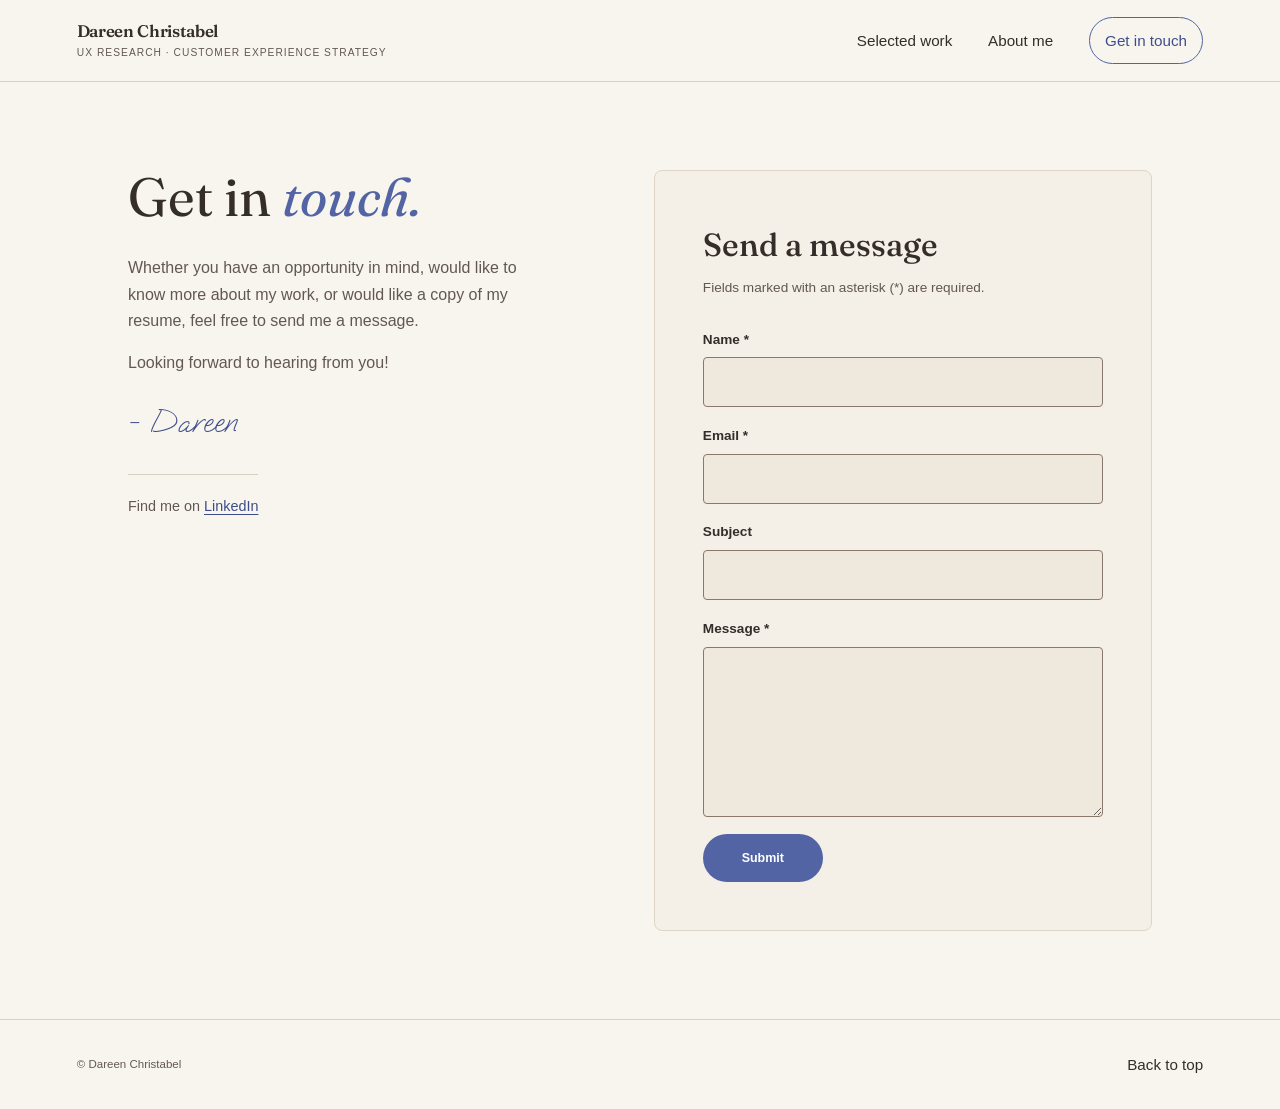
<file: contact.html>
<!doctype html>
<html lang="en">
<head>
  <meta charset="utf-8">
  <link rel="icon" type="image/png" href="/images/612d7049ee8b9d09324c1051_drnchrst.-1-.png">
  <meta name="viewport" content="width=device-width, initial-scale=1">
  <meta http-equiv="refresh" content="0; url=get-in-touch.html">
  <link rel="canonical" href="get-in-touch.html">
  <title>Get in touch — Dareen Christabel</title>
</head>
<body>
  <p>This page has moved to <a href="get-in-touch.html">Get in touch</a>.</p>
</body>
</html>
</file>
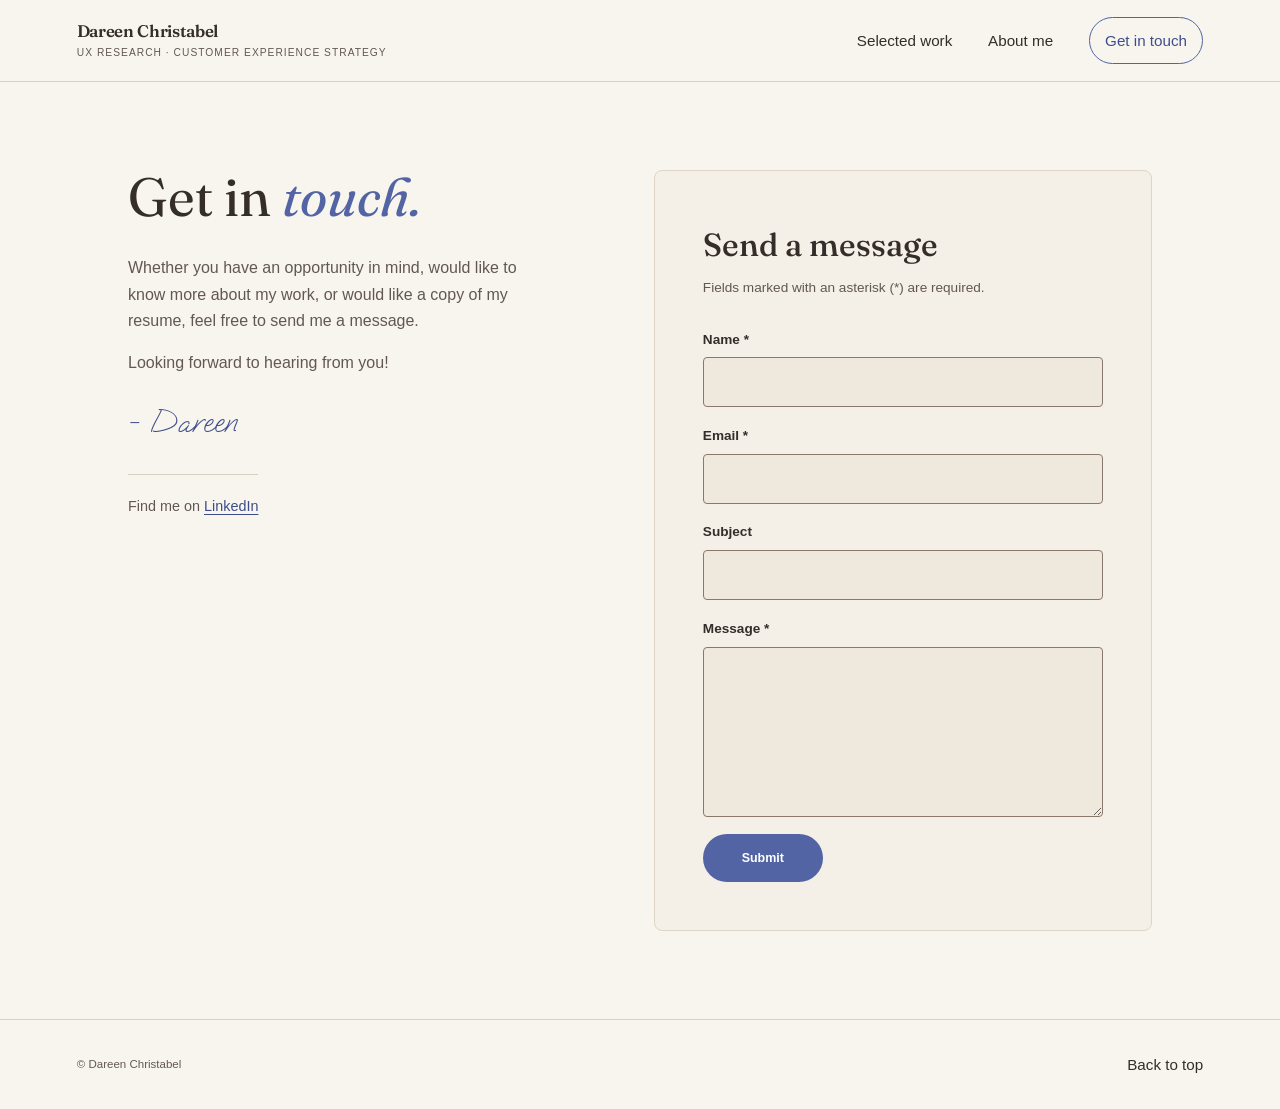
<file: get-in-touch.html>
<!doctype html>
<html lang="en">
<head>
  <meta charset="utf-8">
  <link rel="icon" type="image/png" href="/images/612d7049ee8b9d09324c1051_drnchrst.-1-.png">
  <meta name="viewport" content="width=device-width, initial-scale=1">
  <meta name="description" content="Get in touch with Dareen Christabel.">
  <meta property="og:title" content="Contact Dareen Christabel">
  <title>Get in touch — Dareen Christabel</title>
  <link rel="preconnect" href="https://fonts.googleapis.com">
  <link rel="preconnect" href="https://fonts.gstatic.com" crossorigin>
  <link href="https://fonts.googleapis.com/css2?family=Fraunces:ital,opsz,wght@0,9..144,400;0,9..144,500;0,9..144,600;1,9..144,400;1,9..144,500&family=Oooh+Baby&display=swap" rel="stylesheet">
  <link rel="stylesheet" href="style.css">
  <script src="contact.js" defer></script>
</head>
<body>
  <a class="skip-link" href="#main">Skip to content</a>
  <header class="site-header">
    <a class="wordmark" href="index.html" aria-label="Dareen Christabel, home">
      <span>Dareen Christabel</span>
      <span class="wordmark-note">UX research · customer experience strategy</span>
    </a>
    <nav aria-label="Main navigation">
      <a href="projects.html">Selected work</a>
      <a href="about-me.html">About me</a>
      <a class="nav-contact" href="get-in-touch.html" aria-current="page">Get in touch</a>
    </nav>
  </header>

  <main id="main">
    <section class="contact-page section-wrap" aria-labelledby="contact-page-title">
      <div class="contact-intro">
        <h1 id="contact-page-title">Get in <em>touch.</em></h1>
        <p>Whether you have an opportunity in mind, would like to know more about my work, or would like a copy of my resume, feel free to send me a message.</p>
        <p>Looking forward to hearing from you!</p>
        <p class="contact-signoff">- Dareen</p>
        <p class="contact-social">Find me on <a href="https://www.linkedin.com/in/dareen-christabel/">LinkedIn</a></p>
      </div>

      <div class="contact-form-panel">
        <h2>Send a message</h2>
        <p class="contact-required">Fields marked with an asterisk (*) are required.</p>
        <form id="contact-form" action="https://formspree.io/f/xrppyqnl" method="post">
          <label>Name *<input name="name" required autocomplete="name"></label>
          <label>Email *<input type="email" name="email" required autocomplete="email"></label>
          <label>Subject<input name="subject"></label>
          <label>Message *<textarea name="message" rows="6" required></textarea></label>
          <button class="button button-primary contact-submit" type="submit">Submit</button>
          <p class="contact-form-message" id="contact-success" role="status" hidden>Thank you! Your submission has been received!</p>
          <p class="contact-form-message contact-form-error" id="contact-error" role="alert" hidden>Oops! Something went wrong while submitting the form.</p>
        </form>
      </div>
    </section>
  </main>

  <footer class="site-footer">
    <p>© Dareen Christabel</p>
    <a href="#main">Back to top</a>
  </footer>
</body>
</html>
</file>
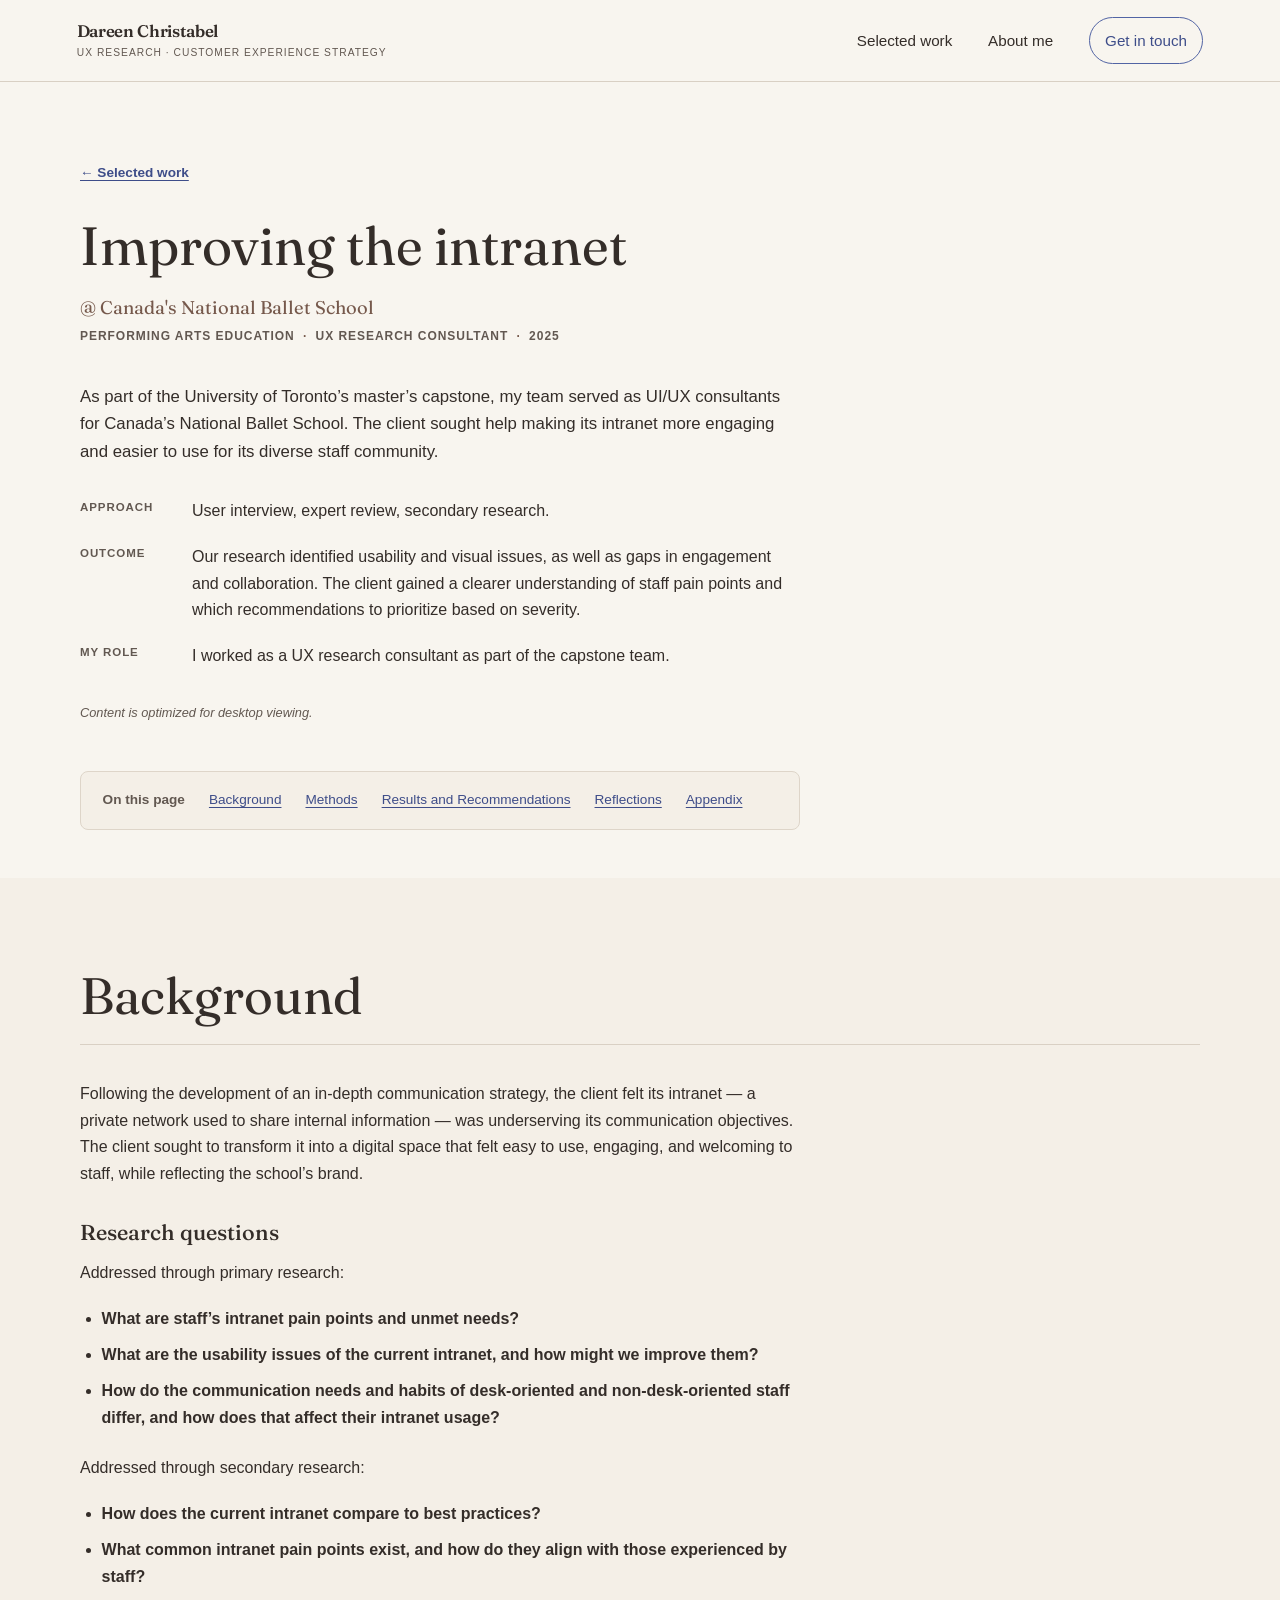
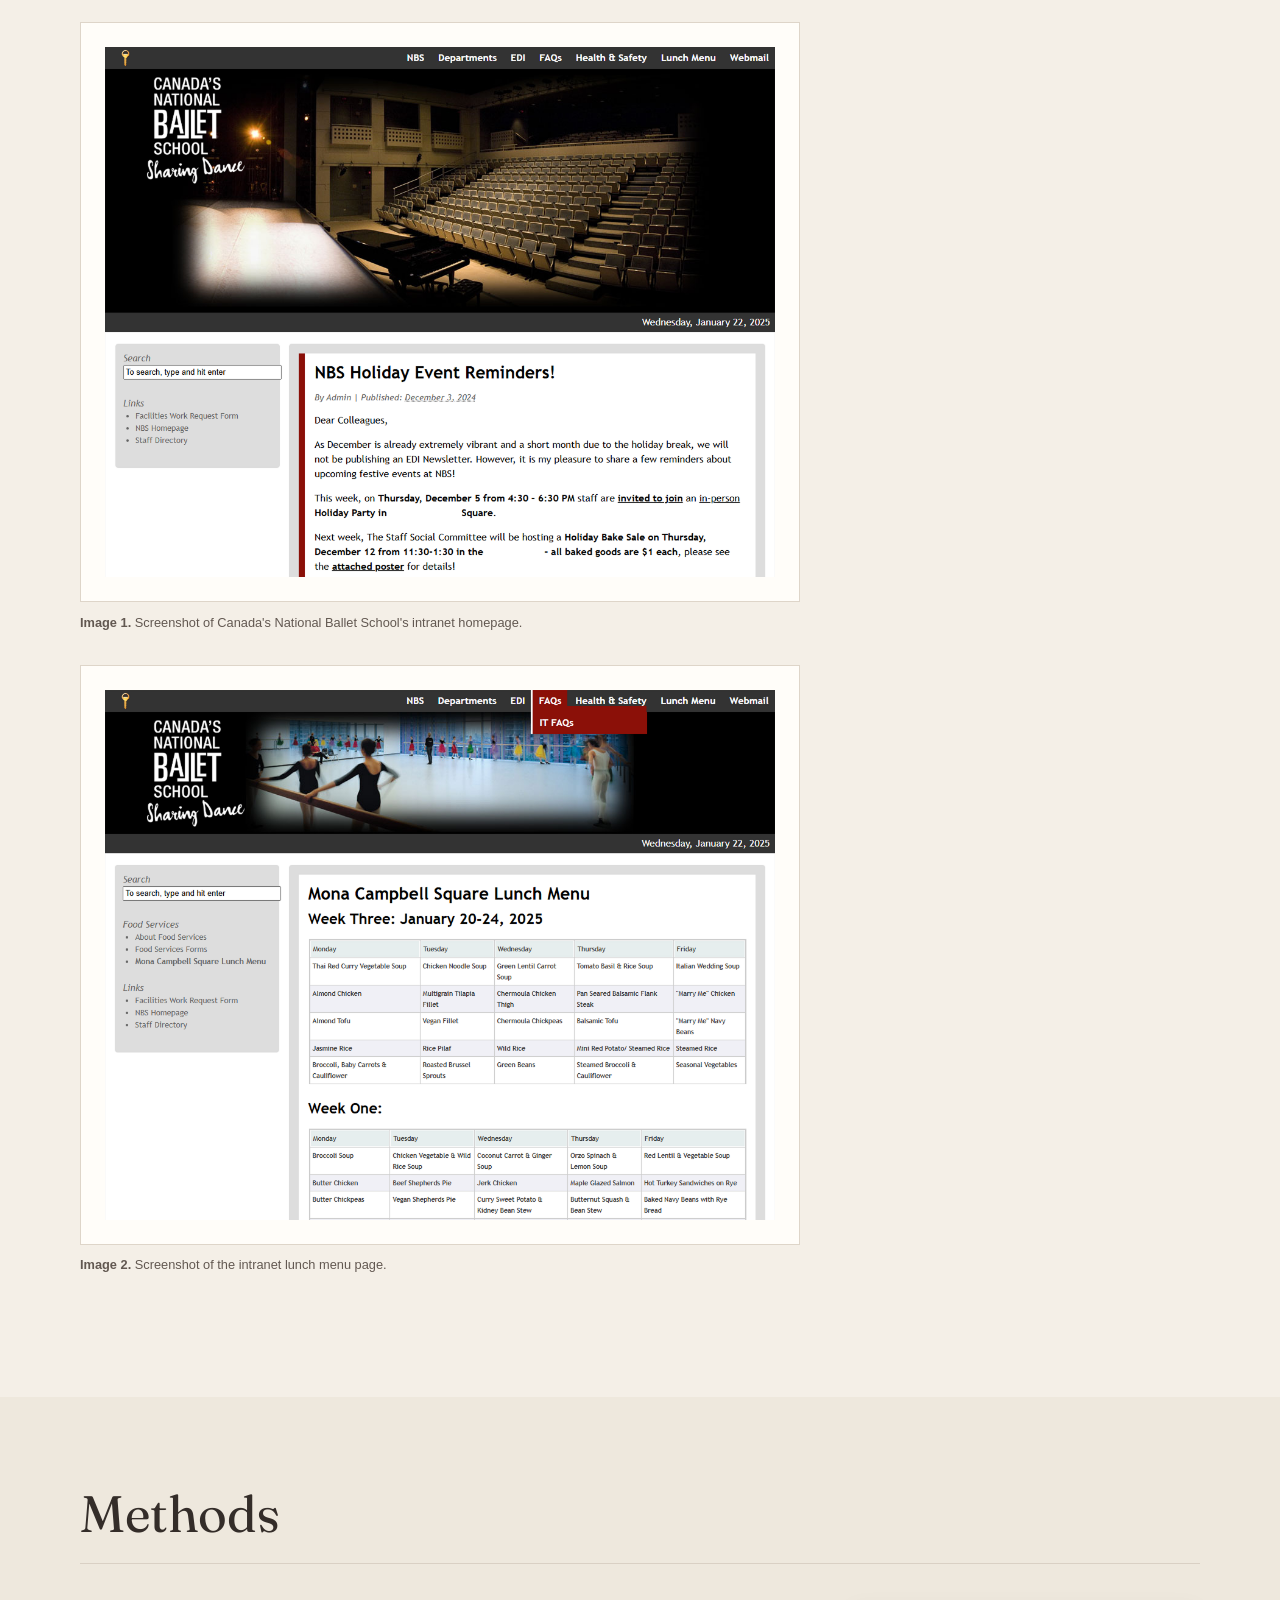
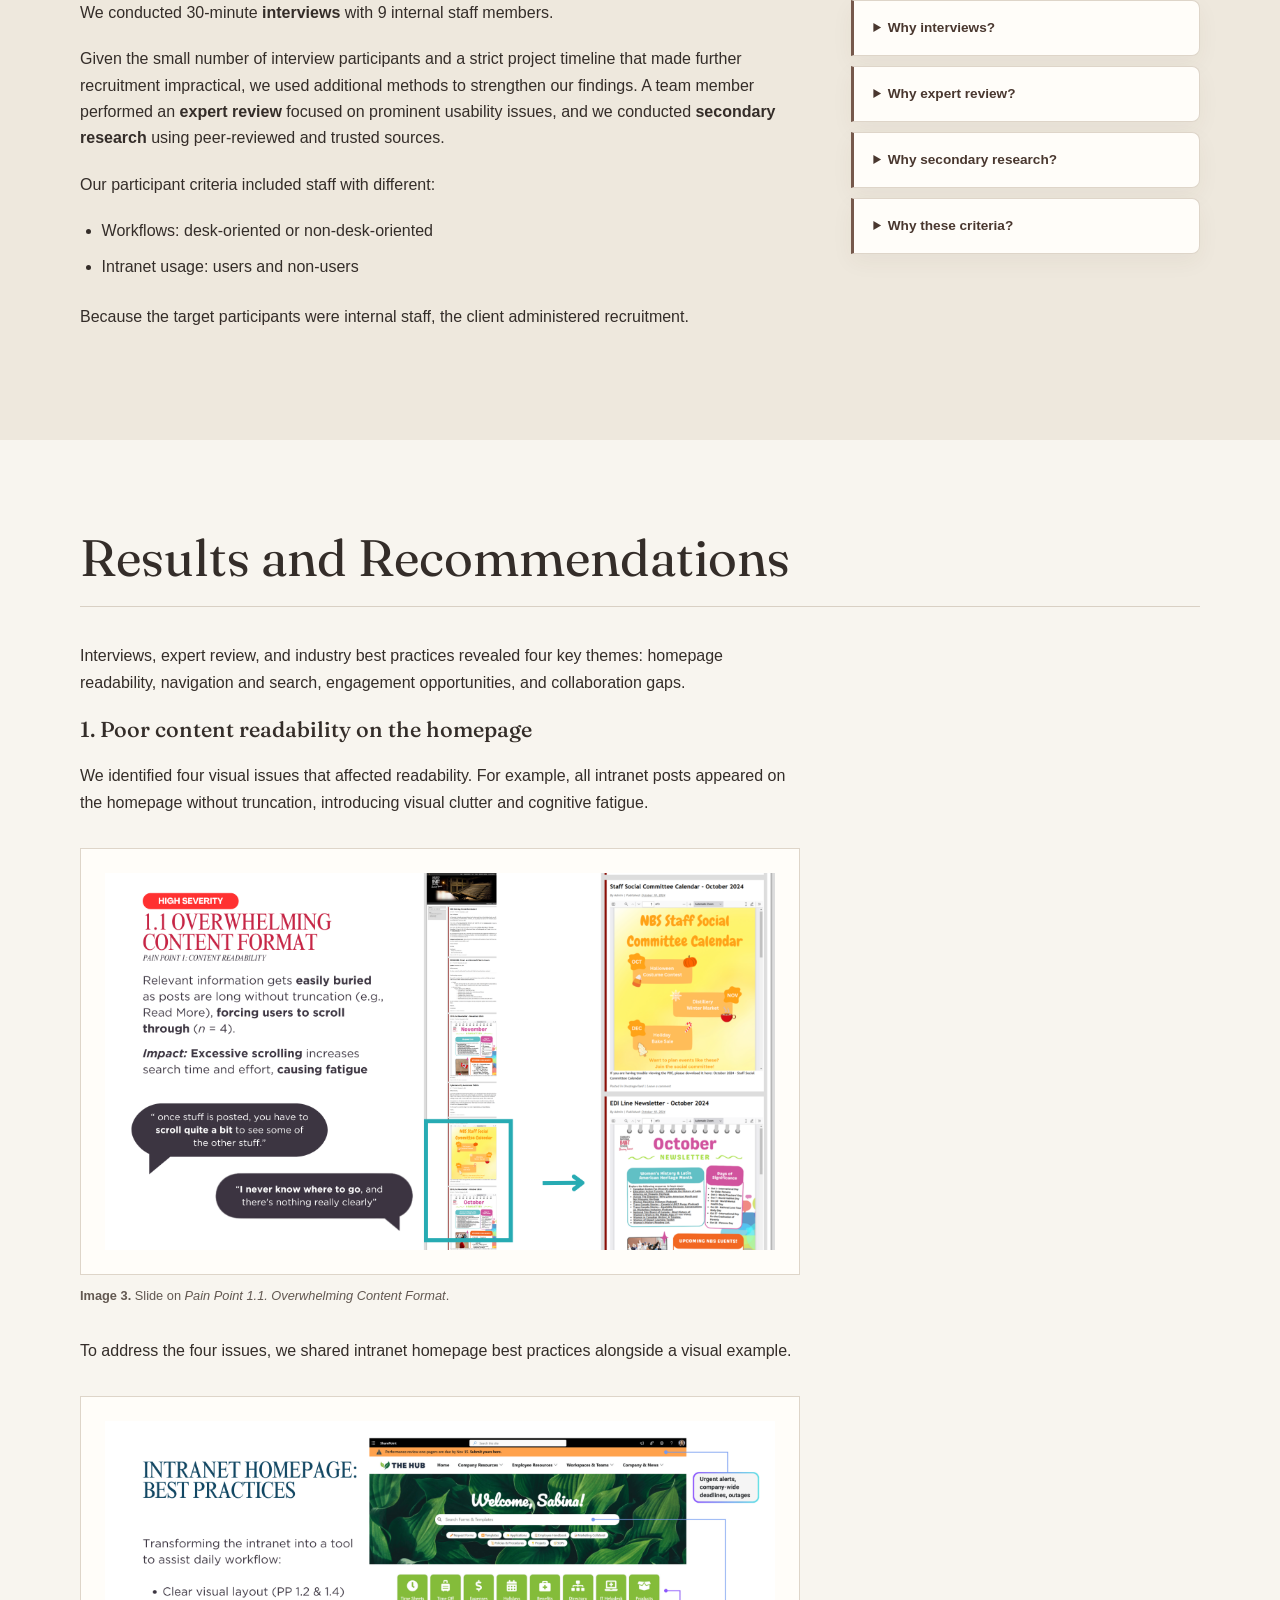
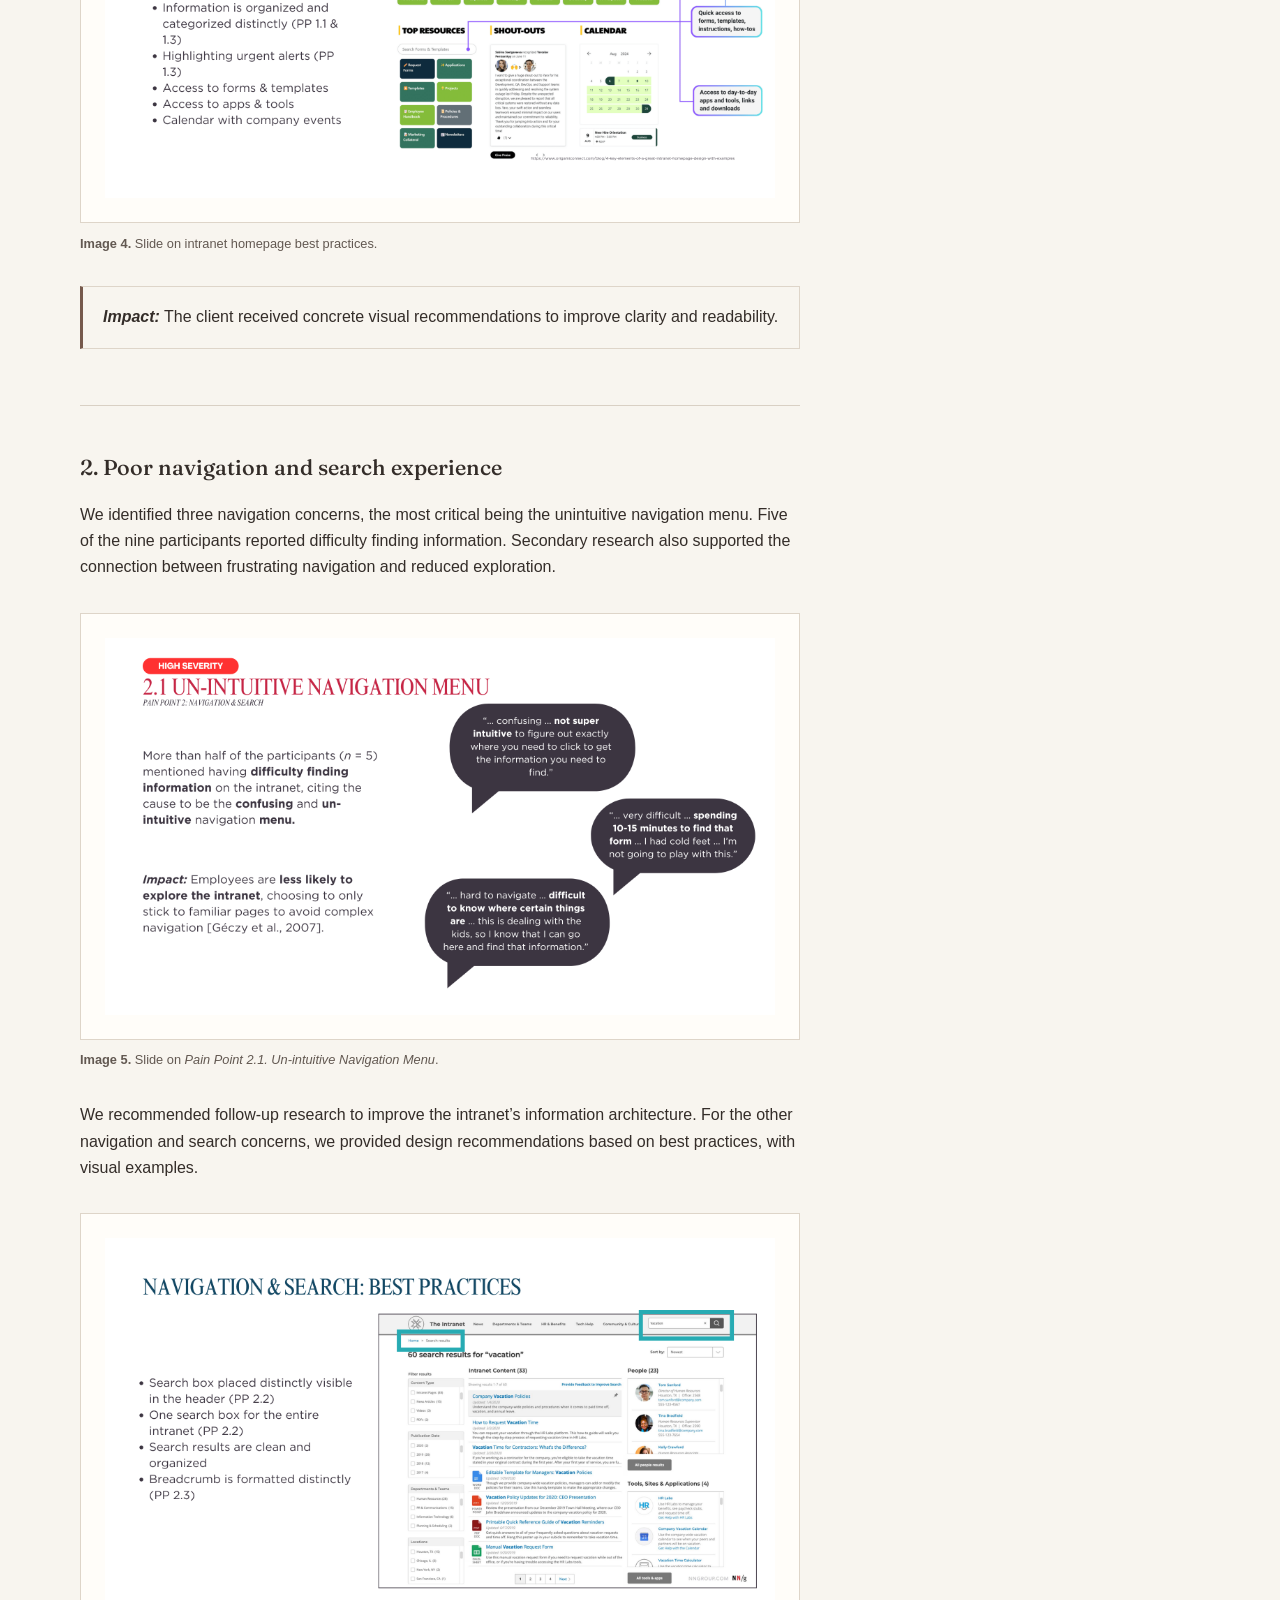
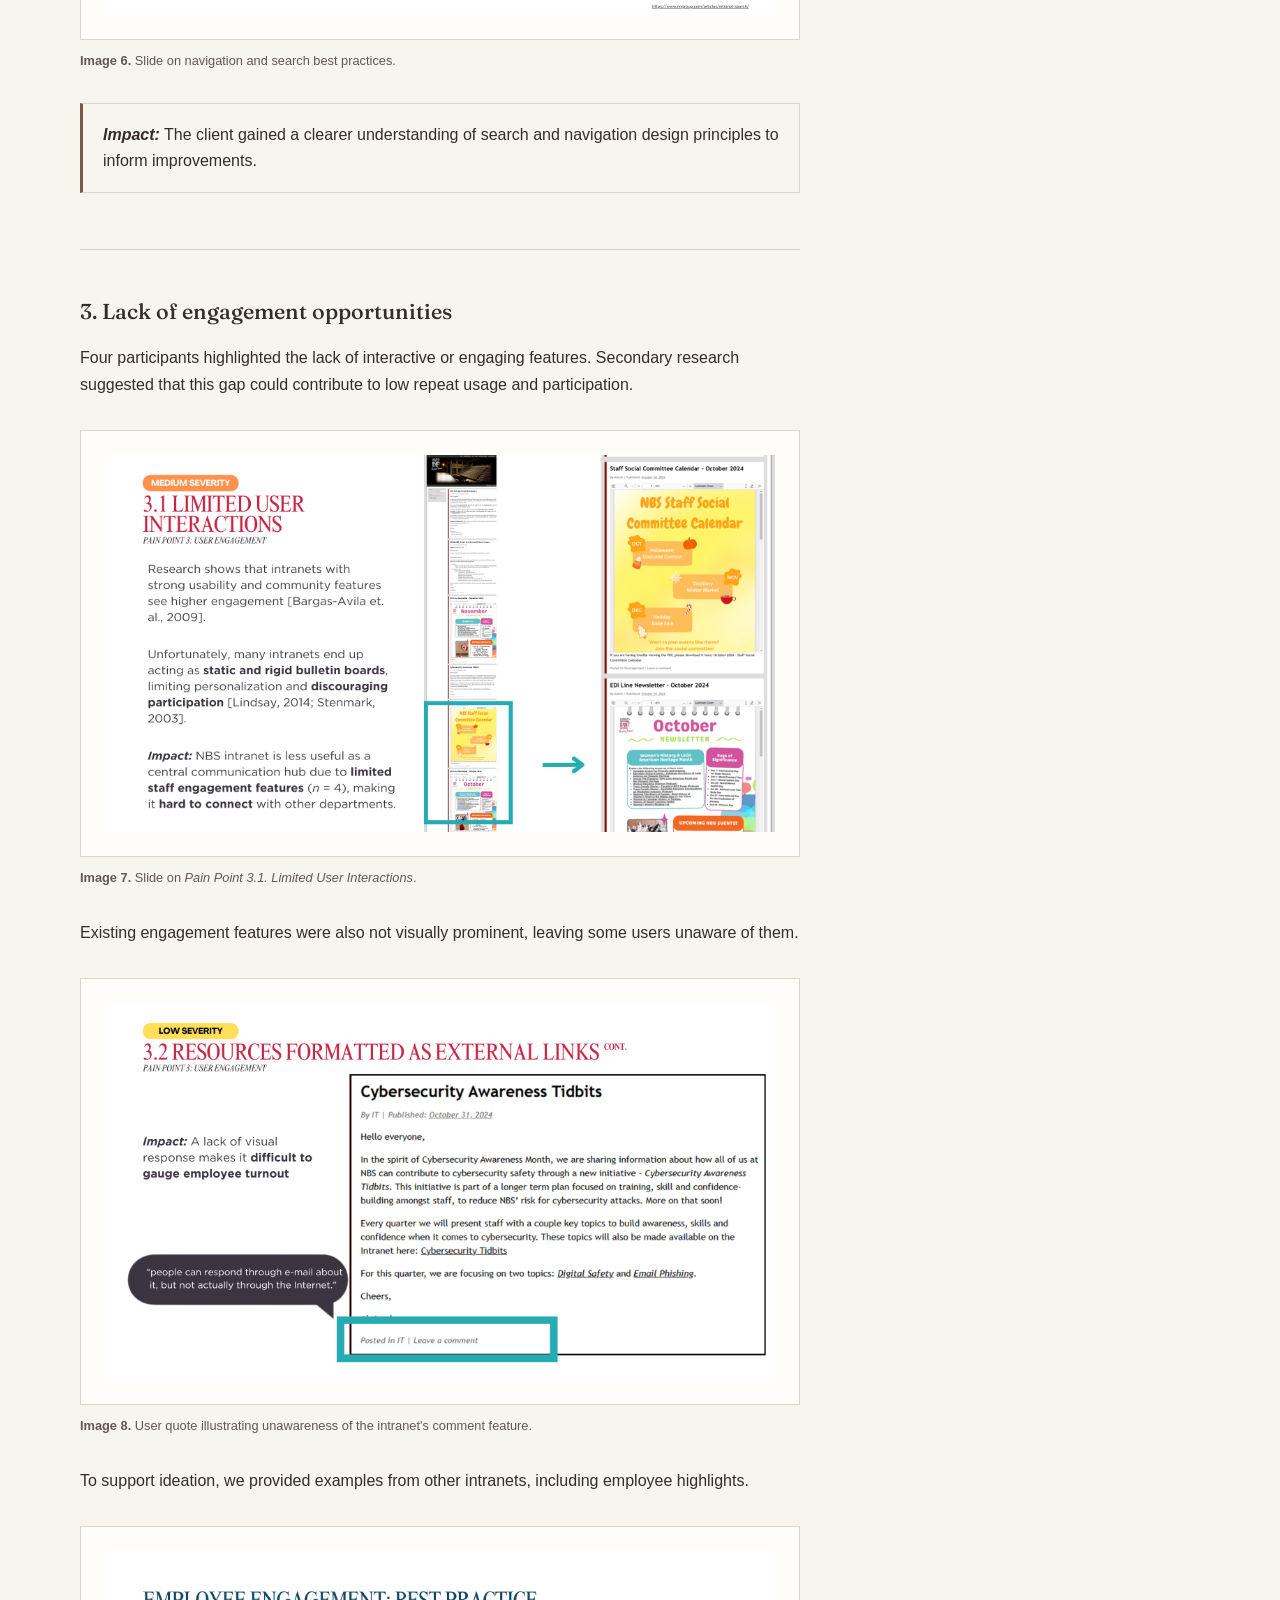
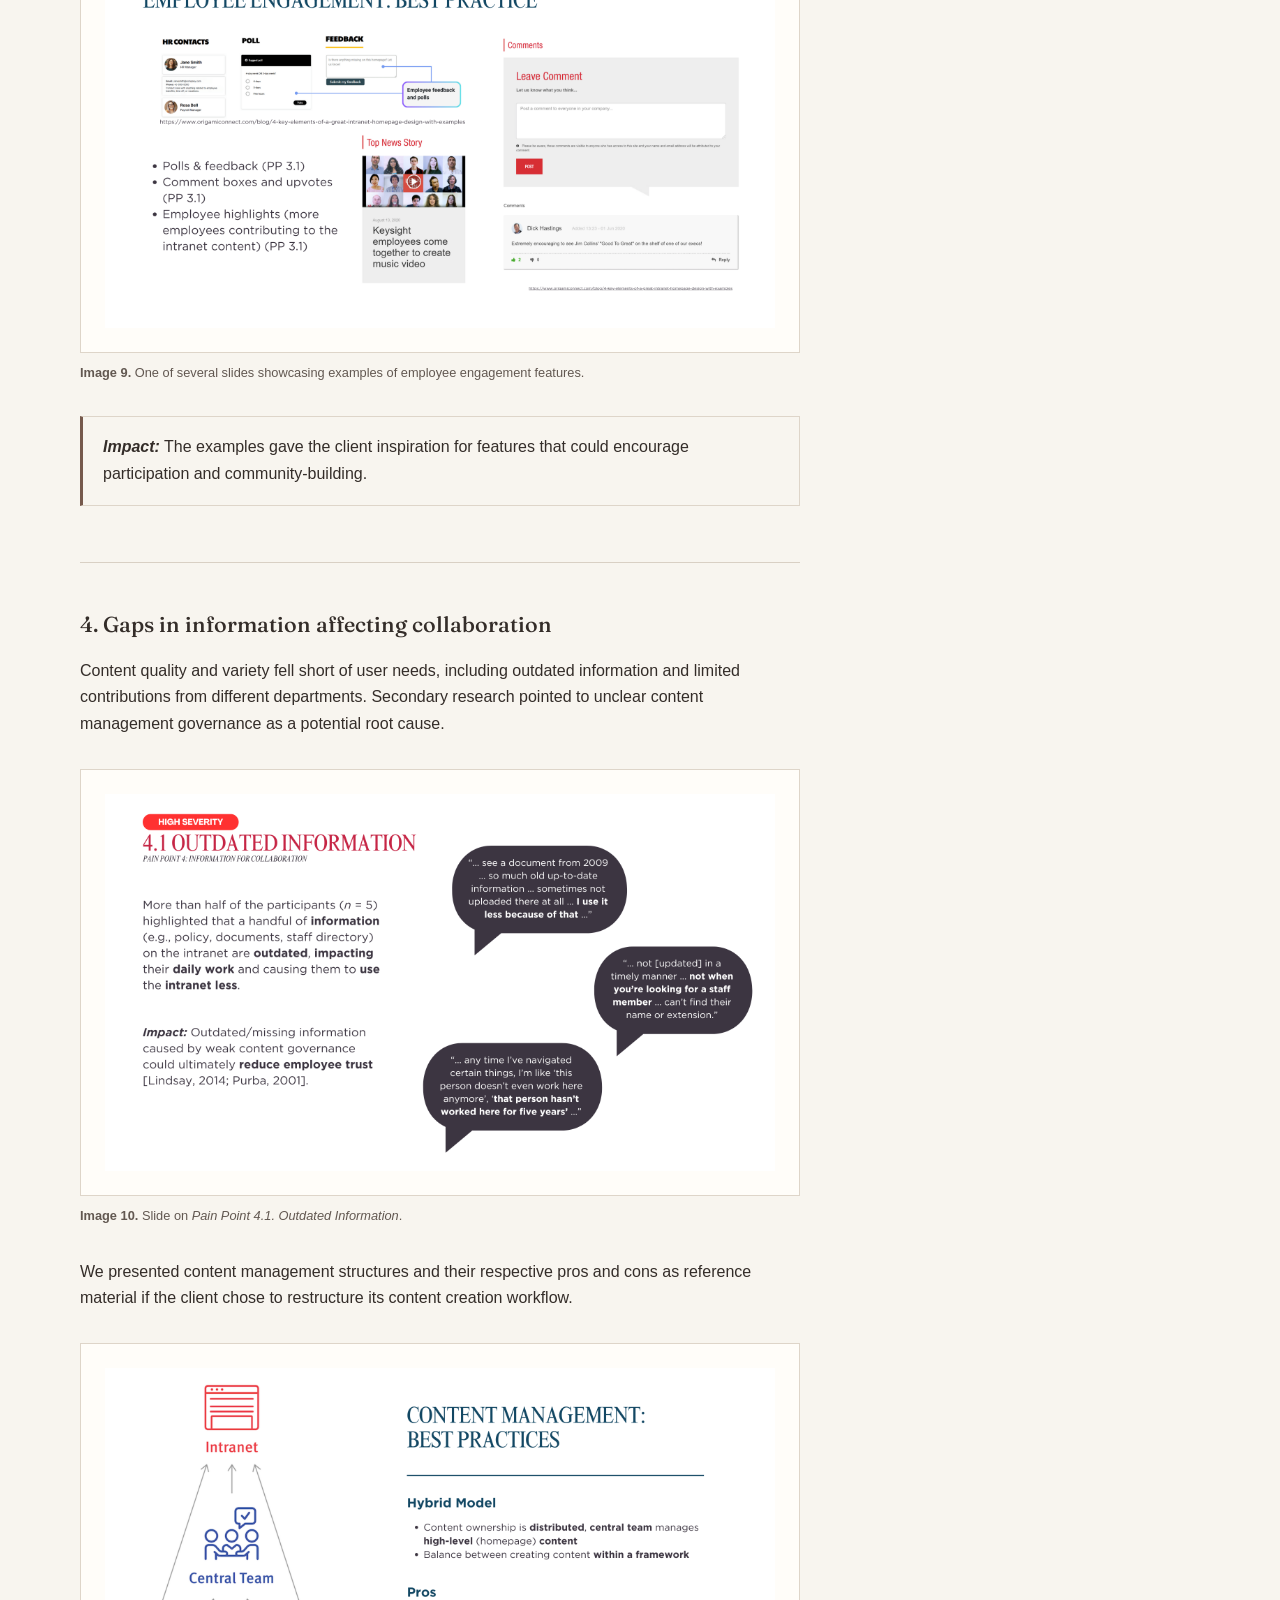
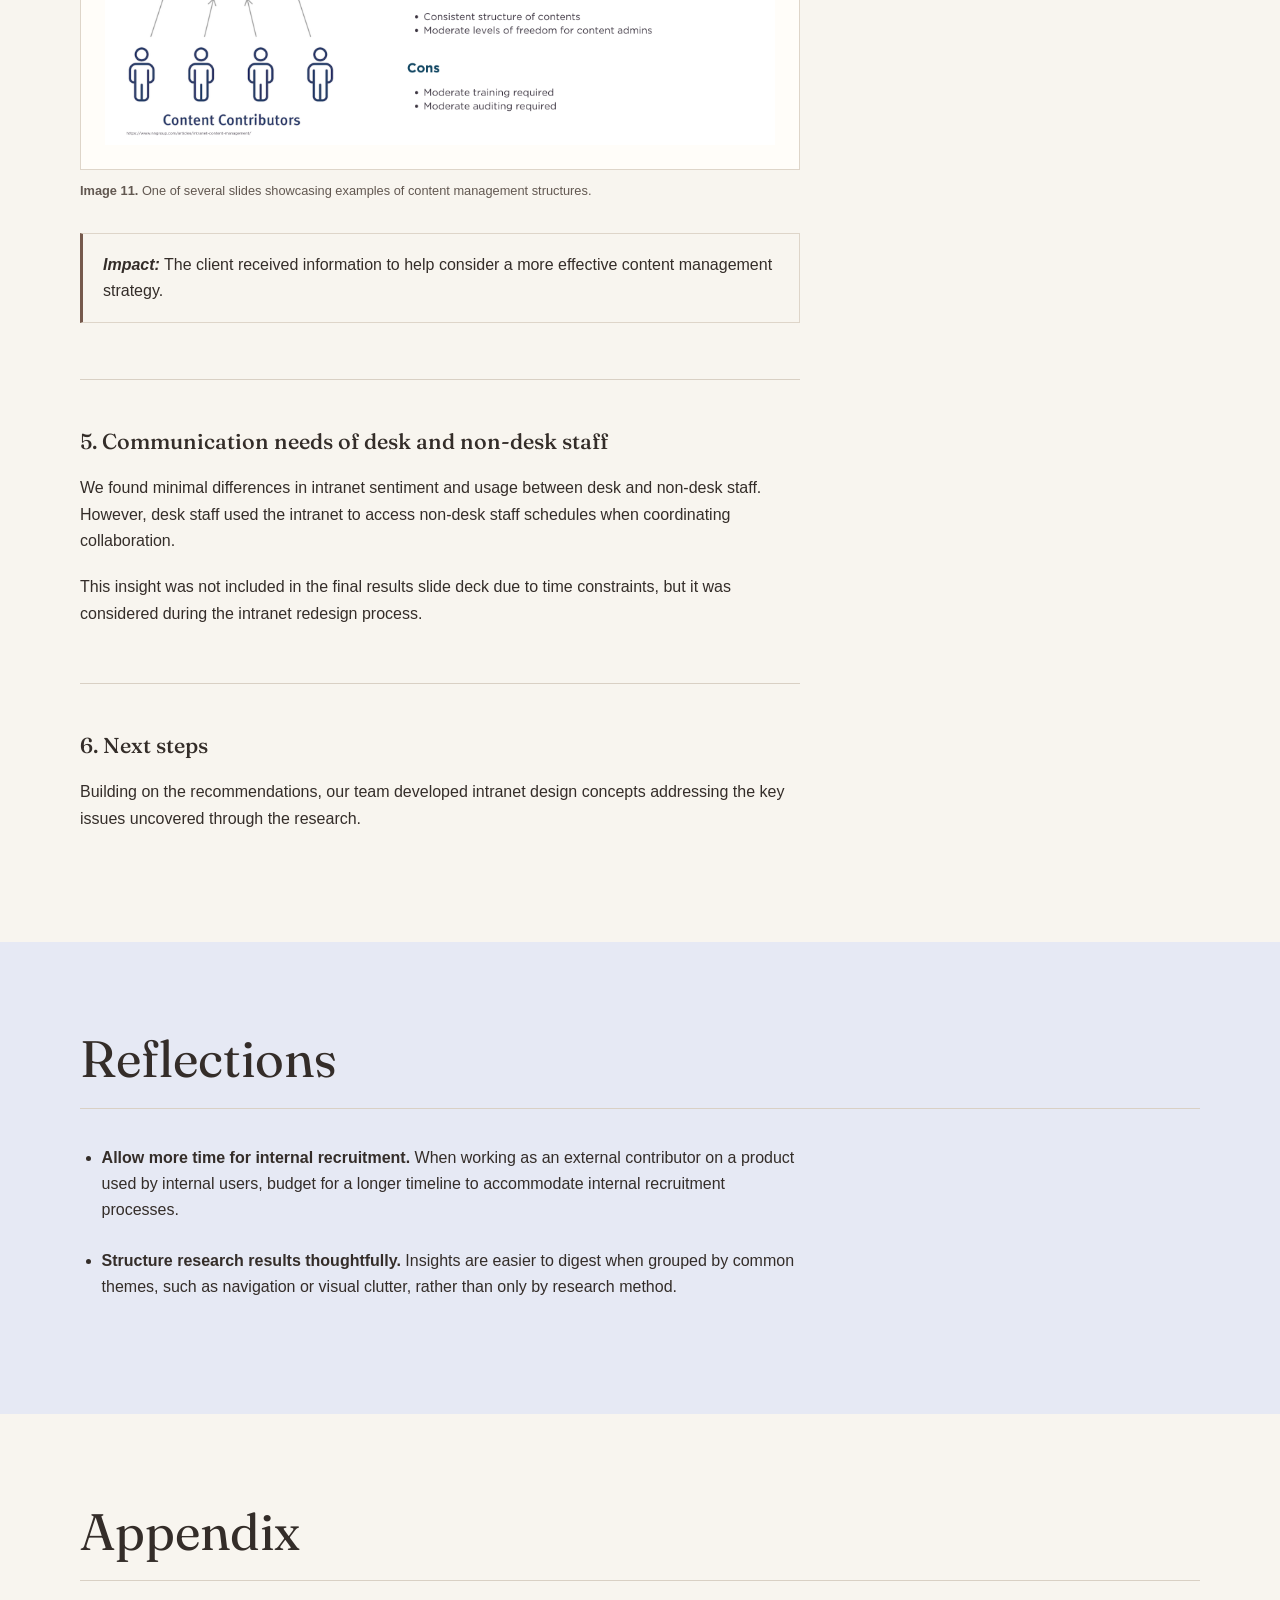
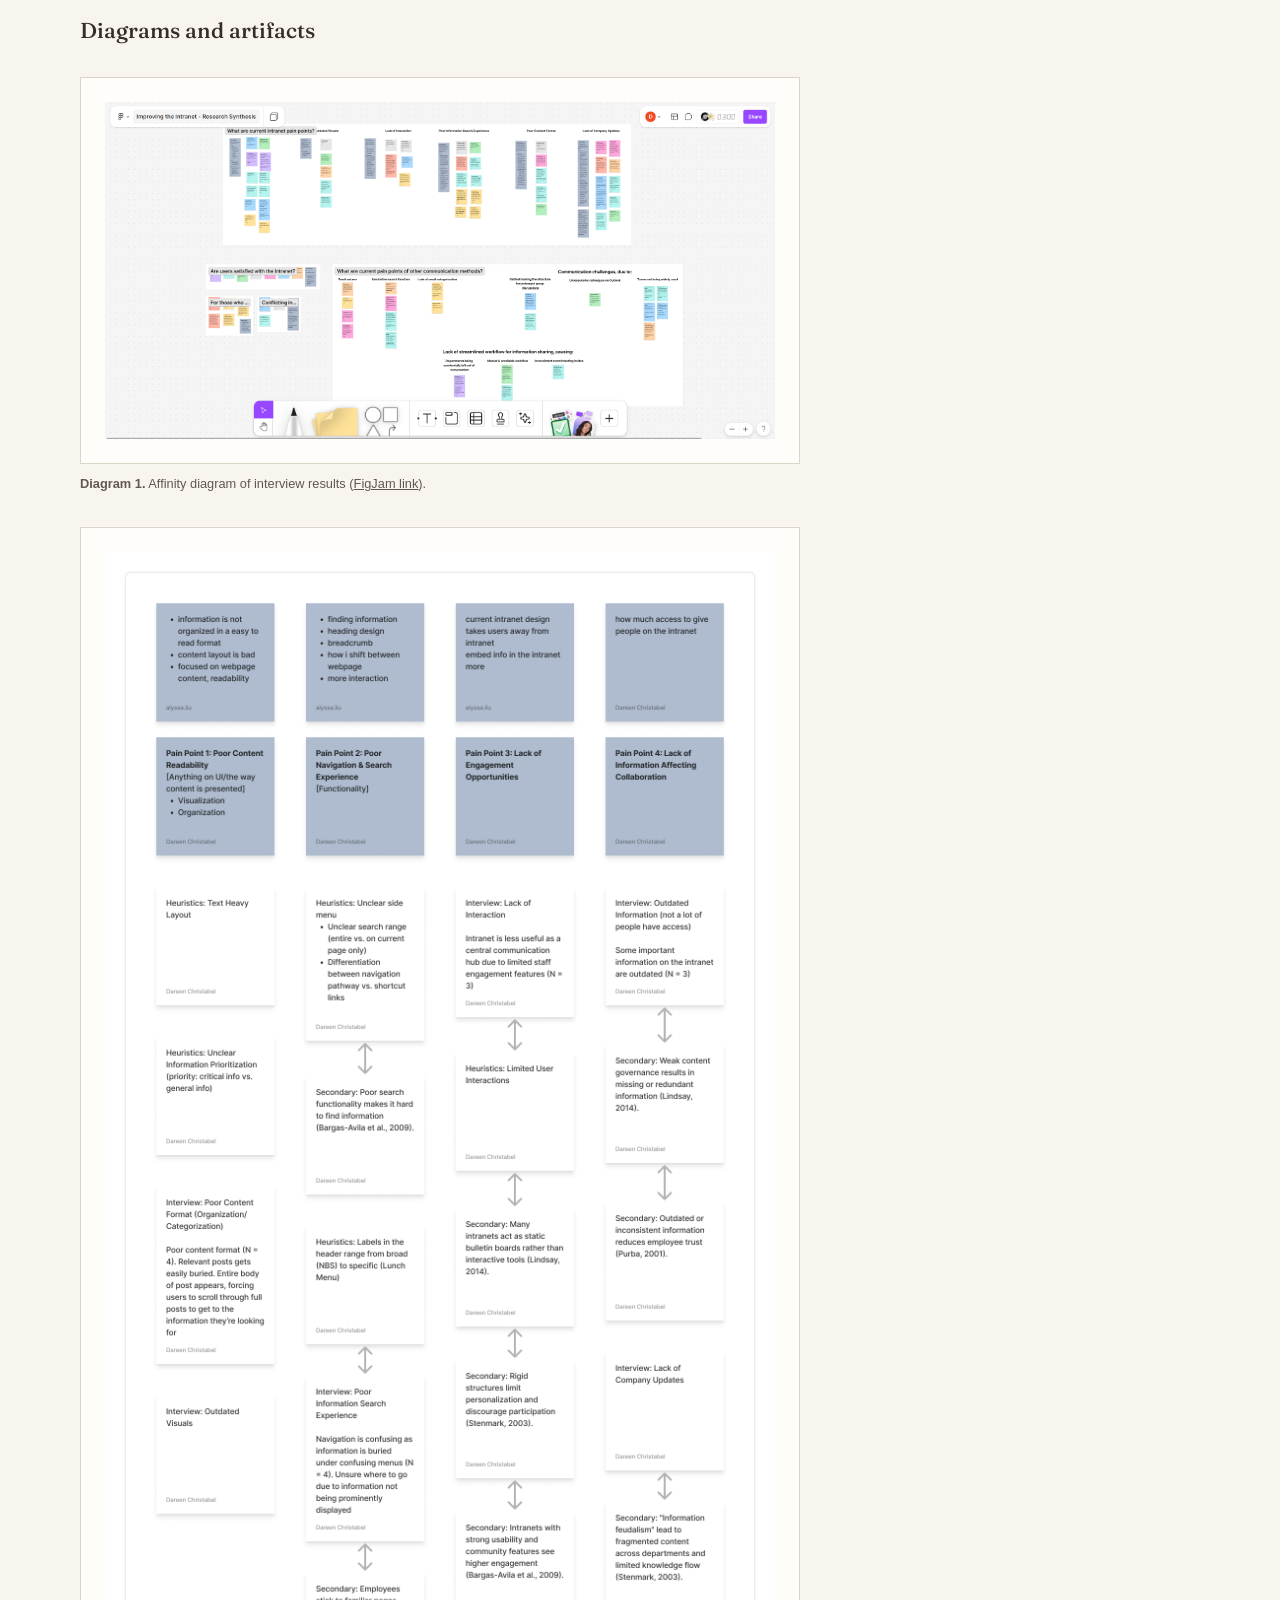
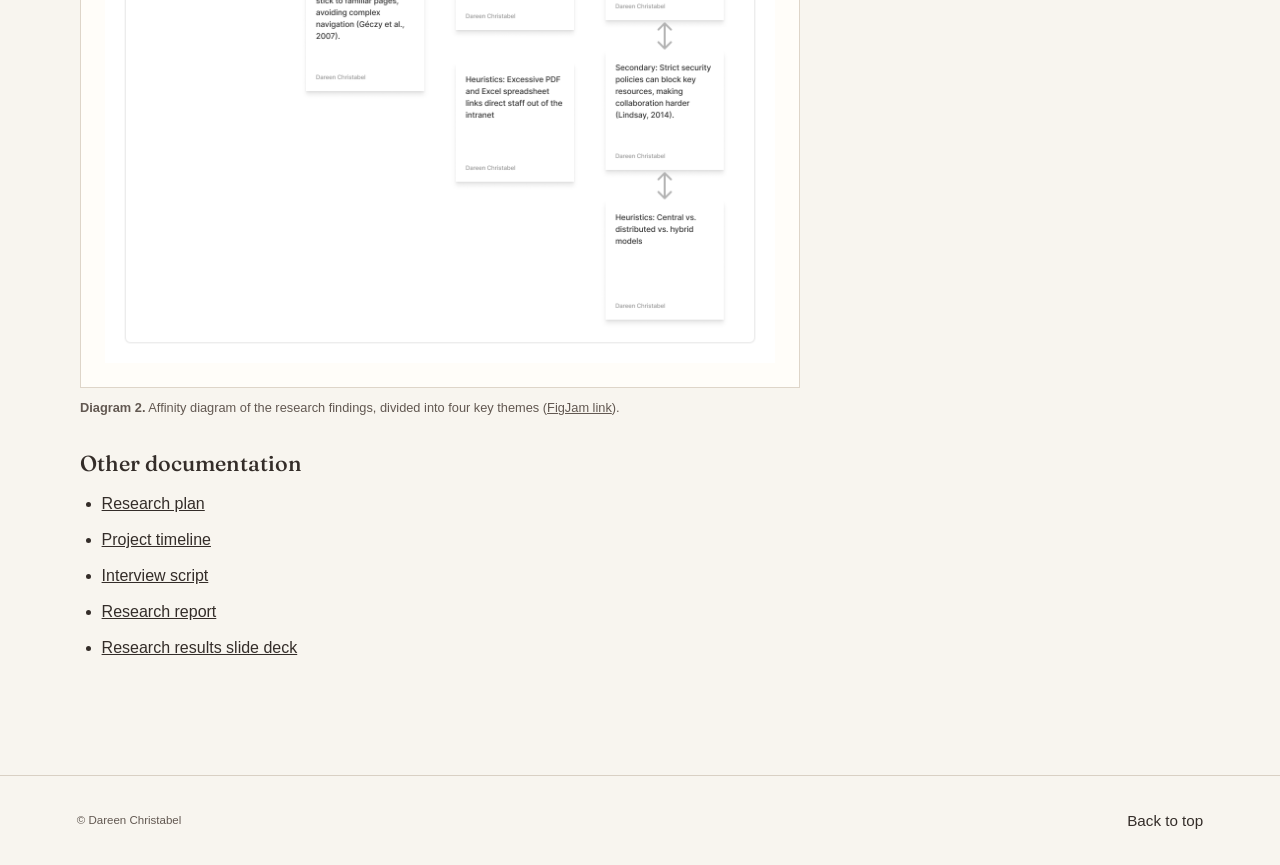
<file: improving-the-intranet.html>
<!doctype html>
<html lang="en">
<head>
  <meta charset="utf-8">
  <link rel="icon" type="image/png" href="/images/612d7049ee8b9d09324c1051_drnchrst.-1-.png">
  <meta name="viewport" content="width=device-width, initial-scale=1">
  <meta name="description" content="A master's capstone exploring how Canada's National Ballet School could make its intranet more engaging and easier for staff to use.">
  <meta property="og:title" content="Improving the intranet">
  <meta property="og:description" content="A master's capstone exploring how Canada's National Ballet School could make its intranet more engaging and easier for staff to use.">
  <title>Improving the intranet — Dareen Christabel</title>
  <link rel="preconnect" href="https://fonts.googleapis.com">
  <link rel="preconnect" href="https://fonts.gstatic.com" crossorigin>
  <link href="https://fonts.googleapis.com/css2?family=Fraunces:ital,opsz,wght@0,9..144,400;0,9..144,500;0,9..144,600;1,9..144,400;1,9..144,500&display=swap" rel="stylesheet">
  <link rel="stylesheet" href="style.css">
  <link rel="stylesheet" href="case-study.css">
  <script src="case-study.js" defer></script>
</head>
<body>
  <a class="skip-link" href="#main">Skip to content</a>
  <header class="site-header">
    <a class="wordmark" href="index.html" aria-label="Dareen Christabel, home">
      <span>Dareen Christabel</span>
      <span class="wordmark-note">UX research · customer experience strategy</span>
    </a>
    <nav aria-label="Main navigation">
      <a href="projects.html" aria-current="page">Selected work</a>
      <a href="about-me.html">About me</a>
      <a class="nav-contact" href="get-in-touch.html">Get in touch</a>
    </nav>
  </header>

  <main id="main" class="case-study">
    <header class="case-hero">
      <div class="case-wrap">
        <a class="case-back" href="projects.html">← Selected work</a>
        <h1>Improving the intranet</h1>
        <p class="case-client">@ Canada's National Ballet School</p>
        <p class="case-role">Performing arts education <span>·</span> UX research consultant <span>·</span> 2025</p>
        <div class="case-overview">
          <p>As part of the University of Toronto’s master’s capstone, my team served as UI/UX consultants for Canada’s National Ballet School. The client sought help making its intranet more engaging and easier to use for its diverse staff community.</p>
          <dl class="case-overview-details">
            <div><dt>Approach</dt><dd>User interview, expert review, secondary research.</dd></div>
            <div><dt>Outcome</dt><dd>Our research identified usability and visual issues, as well as gaps in engagement and collaboration. The client gained a clearer understanding of staff pain points and which recommendations to prioritize based on severity.</dd></div>
            <div><dt>My role</dt><dd>I worked as a UX research consultant as part of the capstone team.</dd></div>
          </dl>
        </div>
        <p class="case-disclaimer"><em>Content is optimized for desktop viewing.</em></p>
        <nav class="case-index" aria-label="On this page">
          <span>On this page</span>
          <a href="#background">Background</a>
          <a href="#methods">Methods</a>
          <a href="#results">Results and Recommendations</a>
          <a href="#reflections">Reflections</a>
          <a href="#appendix">Appendix</a>
        </nav>
      </div>
    </header>

    <section class="case-section case-background" id="background" aria-labelledby="background-title">
      <div class="case-wrap">
        <div class="case-section-heading"><h2 id="background-title">Background</h2></div>
        <div class="case-body">
          <p>Following the development of an in-depth communication strategy, the client felt its intranet — a private network used to share internal information — was underserving its communication objectives. The client sought to transform it into a digital space that felt easy to use, engaging, and welcoming to staff, while reflecting the school’s brand.</p>
          <h3 class="case-subheading">Research questions</h3>
          <p>Addressed through primary research:</p>
          <ul class="case-research-questions">
            <li>What are staff’s intranet pain points and unmet needs?</li>
            <li>What are the usability issues of the current intranet, and how might we improve them?</li>
            <li>How do the communication needs and habits of desk-oriented and non-desk-oriented staff differ, and how does that affect their intranet usage?</li>
          </ul>
          <p>Addressed through secondary research:</p>
          <ul class="case-research-questions">
            <li>How does the current intranet compare to best practices?</li>
            <li>What common intranet pain points exist, and how do they align with those experienced by staff?</li>
          </ul>
          <figure class="case-figure">
            <a href="images/680bd32d2ade02bbe6e709dc_frame-3.png" aria-label="View Image 1. Screenshot of Canada's National Ballet School's intranet homepage.">
              <img src="images/680bd32d2ade02bbe6e709dc_frame-3.png" alt="Screenshot of Canada's National Ballet School's intranet homepage." loading="lazy">
            </a>
            <figcaption><strong>Image 1.</strong> Screenshot of Canada's National Ballet School's intranet homepage.</figcaption>
          </figure>
          <figure class="case-figure">
            <a href="images/680bd43900370a20dc038929_faq-dropdown-1.png" aria-label="View Image 2. Screenshot of the intranet lunch menu page.">
              <img src="images/680bd43900370a20dc038929_faq-dropdown-1.png" alt="Screenshot of Canada's National Ballet School's intranet lunch menu page." loading="lazy">
            </a>
            <figcaption><strong>Image 2.</strong> Screenshot of the intranet lunch menu page.</figcaption>
          </figure>
        </div>
      </div>
    </section>

    <section class="case-section case-methods" id="methods" aria-labelledby="methods-title">
      <div class="case-wrap">
        <div class="case-section-heading"><h2 id="methods-title">Methods</h2></div>
        <div class="case-annotated" data-annotations>
          <div class="case-body">
            <p>We conducted 30-minute <strong id="interview-decision">interviews</strong> with 9 internal staff members.</p>
            <p>Given the small number of interview participants and a strict project timeline that made further recruitment impractical, we used additional methods to strengthen our findings. A team member performed an <strong id="expert-decision">expert review</strong> focused on prominent usability issues, and we conducted <strong id="secondary-decision">secondary research</strong> using peer-reviewed and trusted sources.</p>
            <p>Our <span id="criteria-decision">participant criteria</span> included staff with different:</p>
            <ul>
              <li>Workflows: desk-oriented or non-desk-oriented</li>
              <li>Intranet usage: users and non-users</li>
            </ul>
            <p>Because the target participants were internal staff, the client administered recruitment.</p>
          </div>
          <aside class="case-annotations" aria-label="Research rationale">
            <details class="case-annotation" data-target="interview-decision" open>
              <summary>Why interviews?</summary>
              <p><em>The research was exploratory, and the team lacked prior data from which to form strong hypotheses. Open-ended interviews allowed us to explore staff experiences.</em></p>
            </details>
            <details class="case-annotation" data-target="expert-decision" open>
              <summary>Why expert review?</summary>
              <p><em>Expert review was a resource-efficient way to identify usability issues.</em></p>
              <p>The team’s design evaluation experience helped identify issues, while pairing the review with other data points helped account for subjective bias.</p>
            </details>
            <details class="case-annotation" data-target="secondary-decision" open>
              <summary>Why secondary research?</summary>
              <p><em>To learn about intranet design best practices and the experiences of indirect competitors.</em></p>
            </details>
            <details class="case-annotation" data-target="criteria-decision" open>
              <summary>Why these criteria?</summary>
              <p><em>To reflect the diverse staff community the intranet is intended to serve.</em></p>
            </details>
          </aside>
          <svg class="case-connector" aria-hidden="true"><path></path></svg>
        </div>
      </div>
    </section>

    <section class="case-section" id="results" aria-labelledby="results-title">
      <div class="case-wrap">
        <div class="case-section-heading"><h2 id="results-title">Results and Recommendations</h2></div>
        <div class="case-body">
          <p>Interviews, expert review, and industry best practices revealed four key themes: homepage readability, navigation and search, engagement opportunities, and collaboration gaps.</p>
          <div class="case-finding">
            <h3>1. Poor content readability on the homepage</h3>
            <p>We identified four visual issues that affected readability. For example, all intranet posts appeared on the homepage without truncation, introducing visual clutter and cognitive fatigue.</p>
            <figure class="case-figure">
              <a href="images/68407e01a099fa048442ad96_nbs-discovery-deck.png" aria-label="View Image 3. Slide on overwhelming content format."><img src="images/68407e01a099fa048442ad96_nbs-discovery-deck.png" alt="Research findings slide about overwhelming content format." loading="lazy"></a>
              <figcaption><strong>Image 3.</strong> Slide on <em>Pain Point 1.1. Overwhelming Content Format</em>.</figcaption>
            </figure>
            <p>To address the four issues, we shared intranet homepage best practices alongside a visual example.</p>
            <figure class="case-figure">
              <a href="images/68408038ac5b08a7cc1f8c29_nbs-discovery-deck-1-.png" aria-label="View Image 4. Slide on intranet homepage best practices."><img src="images/68408038ac5b08a7cc1f8c29_nbs-discovery-deck-1-.png" alt="Slide on intranet homepage best practices." loading="lazy"></a>
              <figcaption><strong>Image 4.</strong> Slide on intranet homepage best practices.</figcaption>
            </figure>
            <p class="case-impact"><em><strong>Impact:</strong></em> The client received concrete visual recommendations to improve clarity and readability.</p>
          </div>
          <div class="case-finding">
            <h3>2. Poor navigation and search experience</h3>
            <p>We identified three navigation concerns, the most critical being the unintuitive navigation menu. Five of the nine participants reported difficulty finding information. Secondary research also supported the connection between frustrating navigation and reduced exploration.</p>
            <figure class="case-figure">
              <a href="images/6840823f917842786de8ce75_nbs-discovery-deck-2-.png" aria-label="View Image 5. Slide on the navigation menu."><img src="images/6840823f917842786de8ce75_nbs-discovery-deck-2-.png" alt="Research findings slide about the unintuitive navigation menu." loading="lazy"></a>
              <figcaption><strong>Image 5.</strong> Slide on <em>Pain Point 2.1. Un-intuitive Navigation Menu</em>.</figcaption>
            </figure>
            <p>We recommended follow-up research to improve the intranet’s information architecture. For the other navigation and search concerns, we provided design recommendations based on best practices, with visual examples.</p>
            <figure class="case-figure">
              <a href="images/6840840c35c907c46c8446bd_nbs-discovery-deck-3-.png" aria-label="View Image 6. Slide on navigation and search best practices."><img src="images/6840840c35c907c46c8446bd_nbs-discovery-deck-3-.png" alt="Slide on navigation and search best practices." loading="lazy"></a>
              <figcaption><strong>Image 6.</strong> Slide on navigation and search best practices.</figcaption>
            </figure>
            <p class="case-impact"><em><strong>Impact:</strong></em> The client gained a clearer understanding of search and navigation design principles to inform improvements.</p>
          </div>
          <div class="case-finding">
            <h3>3. Lack of engagement opportunities</h3>
            <p>Four participants highlighted the lack of interactive or engaging features. Secondary research suggested that this gap could contribute to low repeat usage and participation.</p>
            <figure class="case-figure">
              <a href="images/6840869918ff1123363b8874_nbs-discovery-deck-4-.png" aria-label="View Image 7. Slide on limited user interactions."><img src="images/6840869918ff1123363b8874_nbs-discovery-deck-4-.png" alt="Research findings slide about limited user interactions." loading="lazy"></a>
              <figcaption><strong>Image 7.</strong> Slide on <em>Pain Point 3.1. Limited User Interactions</em>.</figcaption>
            </figure>
            <p>Existing engagement features were also not visually prominent, leaving some users unaware of them.</p>
            <figure class="case-figure">
              <a href="images/6840886736879f60ec323db0_nbs-discovery-deck-5-.png" aria-label="View Image 8. User quote about the comment feature."><img src="images/6840886736879f60ec323db0_nbs-discovery-deck-5-.png" alt="User quote illustrating unawareness of the intranet's comment feature." loading="lazy"></a>
              <figcaption><strong>Image 8.</strong> User quote illustrating unawareness of the intranet's comment feature.</figcaption>
            </figure>
            <p>To support ideation, we provided examples from other intranets, including employee highlights.</p>
            <figure class="case-figure">
              <a href="images/68408b495d7ef0da695c14c2_nbs-discovery-deck-6-.png" aria-label="View Image 9. Examples of employee engagement features."><img src="images/68408b495d7ef0da695c14c2_nbs-discovery-deck-6-.png" alt="Slide showcasing examples of intranet employee engagement features." loading="lazy"></a>
              <figcaption><strong>Image 9.</strong> One of several slides showcasing examples of employee engagement features.</figcaption>
            </figure>
            <p class="case-impact"><em><strong>Impact:</strong></em> The examples gave the client inspiration for features that could encourage participation and community-building.</p>
          </div>
          <div class="case-finding">
            <h3>4. Gaps in information affecting collaboration</h3>
            <p>Content quality and variety fell short of user needs, including outdated information and limited contributions from different departments. Secondary research pointed to unclear content management governance as a potential root cause.</p>
            <figure class="case-figure">
              <a href="images/68408cd9068b066fd50b4a60_nbs-discovery-deck-7-.png" aria-label="View Image 10. Slide on outdated information."><img src="images/68408cd9068b066fd50b4a60_nbs-discovery-deck-7-.png" alt="Research findings slide about outdated information." loading="lazy"></a>
              <figcaption><strong>Image 10.</strong> Slide on <em>Pain Point 4.1. Outdated Information</em>.</figcaption>
            </figure>
            <p>We presented content management structures and their respective pros and cons as reference material if the client chose to restructure its content creation workflow.</p>
            <figure class="case-figure">
              <a href="images/68408d6cc7e6fb8727709d50_nbs-discovery-deck-8-.png" aria-label="View Image 11. Examples of content management structures."><img src="images/68408d6cc7e6fb8727709d50_nbs-discovery-deck-8-.png" alt="Slide showcasing examples of content management structures." loading="lazy"></a>
              <figcaption><strong>Image 11.</strong> One of several slides showcasing examples of content management structures.</figcaption>
            </figure>
            <p class="case-impact"><em><strong>Impact:</strong></em> The client received information to help consider a more effective content management strategy.</p>
          </div>
          <div class="case-finding">
            <h3>5. Communication needs of desk and non-desk staff</h3>
            <p>We found minimal differences in intranet sentiment and usage between desk and non-desk staff. However, desk staff used the intranet to access non-desk staff schedules when coordinating collaboration.</p>
            <p>This insight was not included in the final results slide deck due to time constraints, but it was considered during the intranet redesign process.</p>
          </div>
          <div class="case-finding">
            <h3>6. Next steps</h3>
            <p>Building on the recommendations, our team developed intranet design concepts addressing the key issues uncovered through the research.</p>
          </div>
        </div>
      </div>
    </section>

    <section class="case-section case-reflections" id="reflections" aria-labelledby="reflections-title">
      <div class="case-wrap">
        <div class="case-section-heading"><h2 id="reflections-title">Reflections</h2></div>
        <div class="case-body">
          <ul>
            <li><strong>Allow more time for internal recruitment.</strong> When working as an external contributor on a product used by internal users, budget for a longer timeline to accommodate internal recruitment processes.</li>
            <li><strong>Structure research results thoughtfully.</strong> Insights are easier to digest when grouped by common themes, such as navigation or visual clutter, rather than only by research method.</li>
          </ul>
        </div>
      </div>
    </section>

    <section class="case-section" id="appendix" aria-labelledby="appendix-title">
      <div class="case-wrap">
        <div class="case-section-heading"><h2 id="appendix-title">Appendix</h2></div>
        <div class="case-body">
          <h3 class="case-subheading">Diagrams and artifacts</h3>
          <figure class="case-figure">
            <a href="images/6840983c4b09d63d5fc197ec_nbs.png" aria-label="View Diagram 1. Affinity diagram of interview results."><img src="images/6840983c4b09d63d5fc197ec_nbs.png" alt="Affinity diagram of interview results." loading="lazy"></a>
            <figcaption><strong>Diagram 1.</strong> Affinity diagram of interview results (<a href="https://www.figma.com/board/rzllGtocJmiyu1AUP6iudV/Improving-the-Intranet---Research-Synthesis?node-id=16-2433&amp;t=2cfBpyI922ZDAWEy-4">FigJam link</a>).</figcaption>
          </figure>
          <figure class="case-figure">
            <a href="images/6840954a5b3fc269f704c9e1_nbs-interview-synthesis.jpg" aria-label="View Diagram 2. Affinity diagram of research findings."><img src="images/6840954a5b3fc269f704c9e1_nbs-interview-synthesis.jpg" alt="Affinity diagram of research findings divided into four key themes." loading="lazy"></a>
            <figcaption><strong>Diagram 2.</strong> Affinity diagram of the research findings, divided into four key themes (<a href="https://www.figma.com/board/rzllGtocJmiyu1AUP6iudV/Improving-the-Intranet---Research-Synthesis?node-id=59-1553&amp;t=2cfBpyI922ZDAWEy-4">FigJam link</a>).</figcaption>
          </figure>
          <h3 class="case-subheading">Other documentation</h3>
          <ul>
            <li><a href="https://docs.google.com/document/d/1L4yYyonSZ1OTx6_9lgyLoh3G6huosILgUIYYpo-gAmI/edit?usp=sharing">Research plan</a></li>
            <li><a href="https://docs.google.com/document/d/1j47h8BAbtd4F1OUOmrIIPiO6-Utrlofb/edit?usp=sharing&amp;ouid=111816534887689456452&amp;rtpof=true&amp;sd=true">Project timeline</a></li>
            <li><a href="https://docs.google.com/document/d/1GjN1hGKZpr7Fbwx7GlGtJpIpmzjquXqPx0G8Rh5TDjI/edit?usp=sharing">Interview script</a></li>
            <li><a href="https://docs.google.com/document/d/18QJdiErjxn5rmAjMWV5eOEmRaKa4owxAifKTUHsbpkg/edit?usp=sharing">Research report</a></li>
            <li><a href="https://www.canva.com/design/DAGlqV1qG8M/Gdr42qELrFCaNwsF9_ycDw/view?utm_content=DAGlqV1qG8M&amp;utm_campaign=designshare&amp;utm_medium=link2&amp;utm_source=uniquelinks&amp;utlId=h6374b087b2">Research results slide deck</a></li>
          </ul>
        </div>
      </div>
    </section>
  </main>

  <dialog class="case-viewer" aria-label="Image viewer" aria-describedby="case-viewer-caption">
    <div class="case-viewer-panel">
      <div class="case-viewer-toolbar">
        <button class="case-viewer-zoom-out" type="button" aria-disabled="true">Zoom out</button>
        <button class="case-viewer-zoom-in" type="button" aria-disabled="true">Zoom in</button>
        <button class="case-viewer-close" type="button" autofocus>Close</button>
      </div>
      <div class="case-viewer-image-area" tabindex="0" aria-label="Image viewing area">
        <img class="case-viewer-image" alt="">
      </div>
      <p class="case-viewer-caption" id="case-viewer-caption"></p>
    </div>
  </dialog>
  <footer class="site-footer">
    <p>© Dareen Christabel</p>
    <a href="#main">Back to top</a>
  </footer>
</body>
</html>
</file>
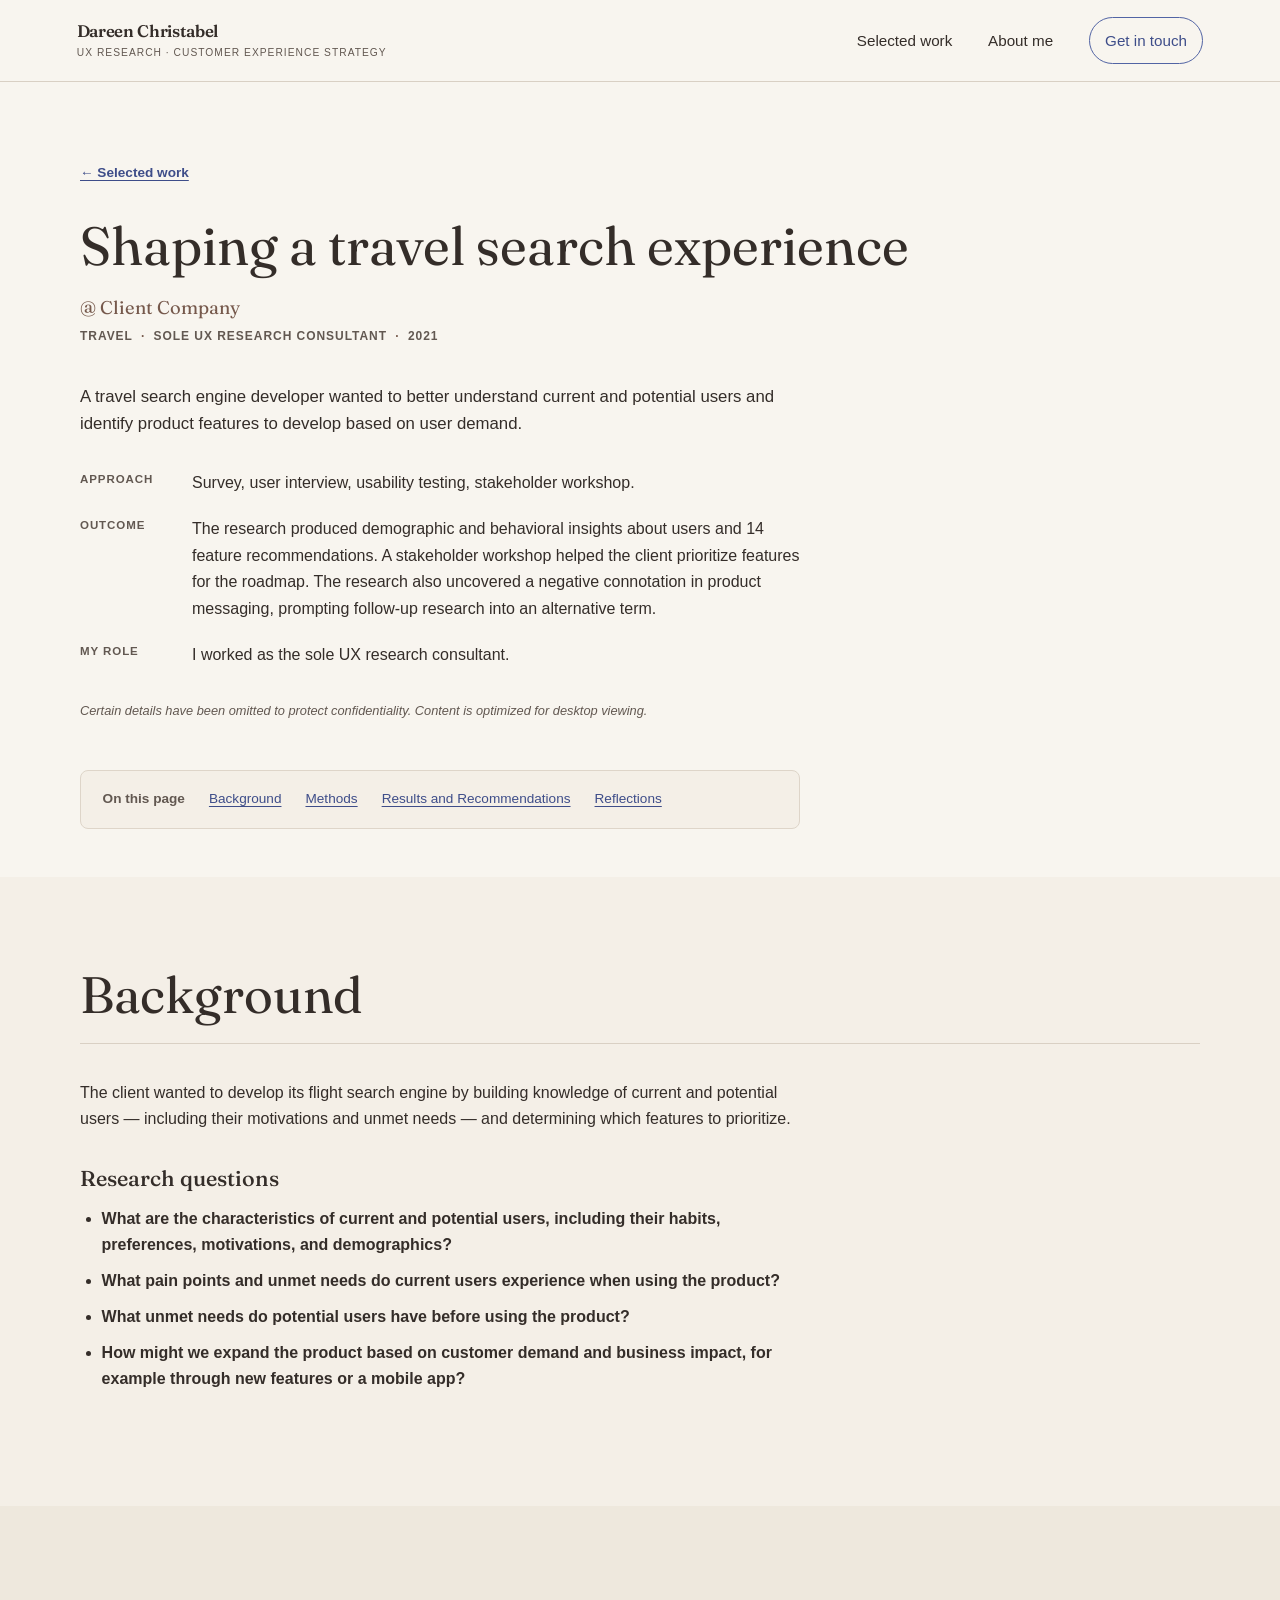
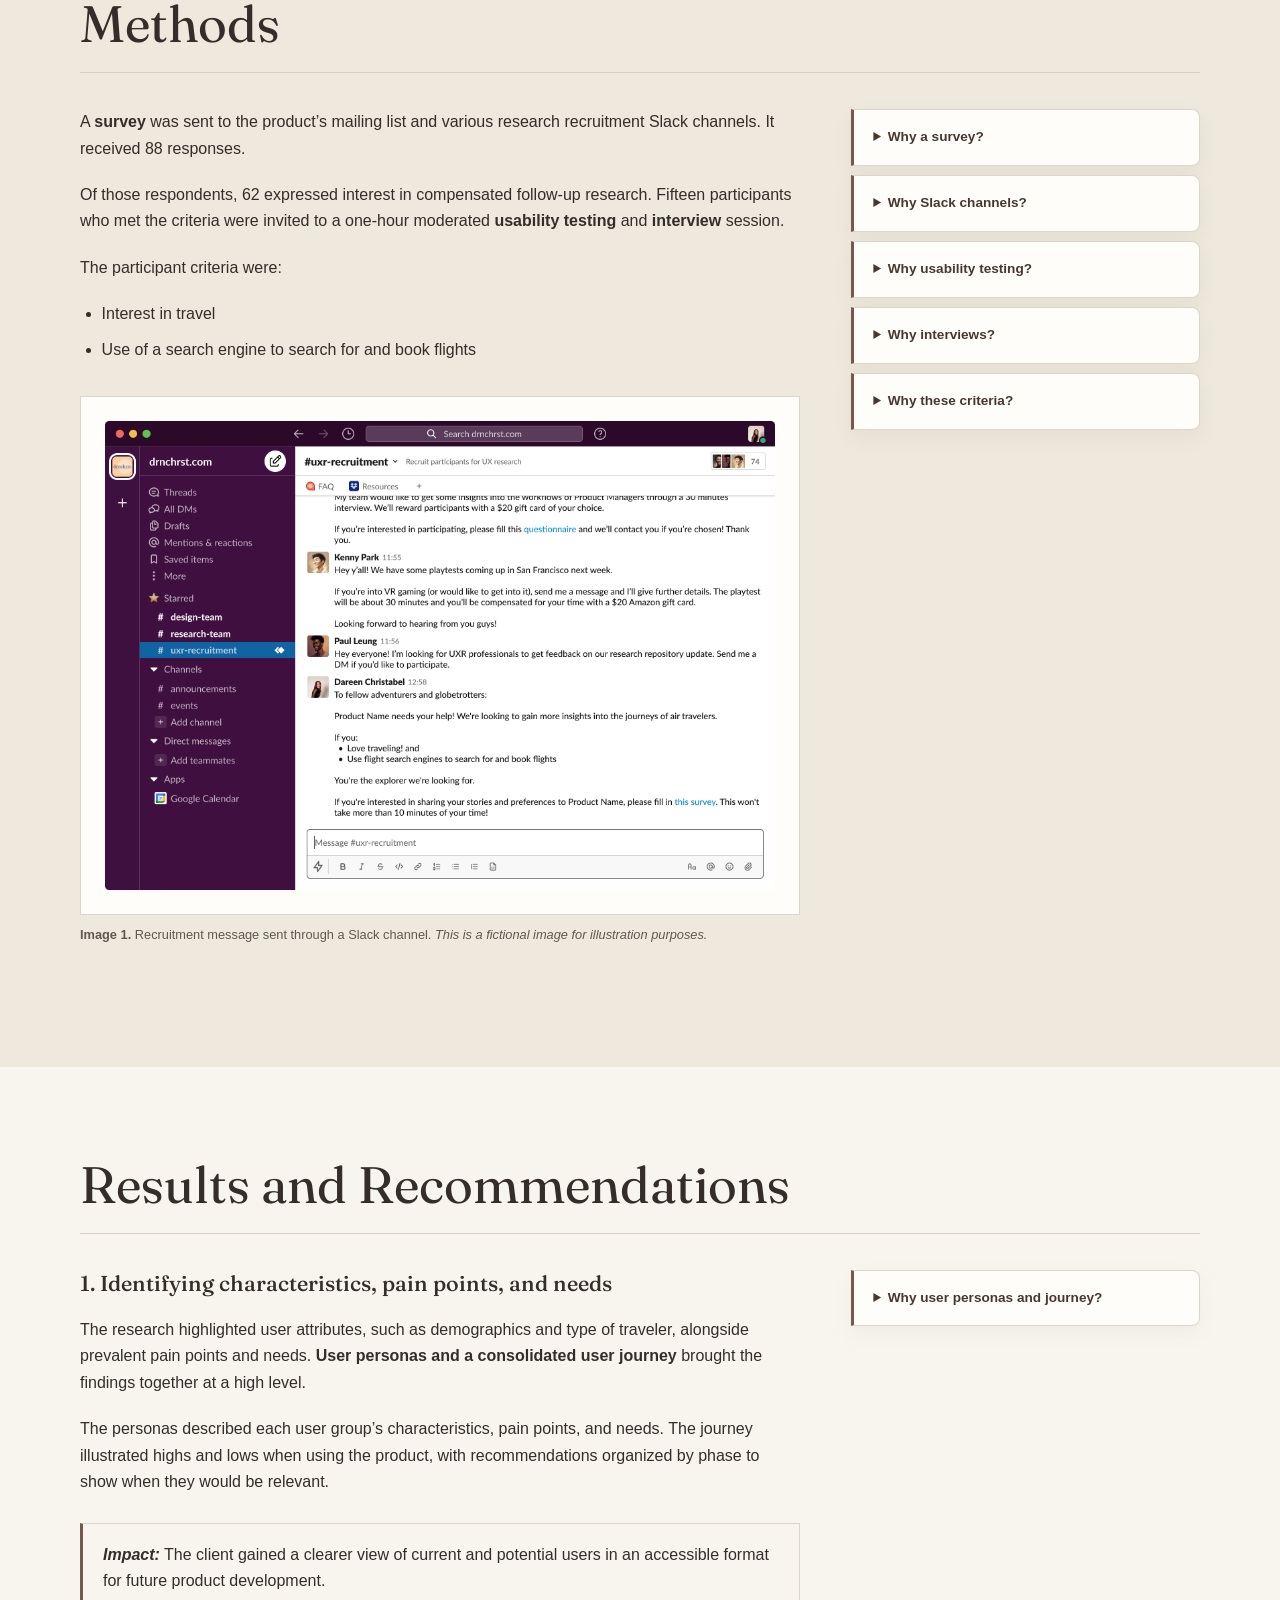
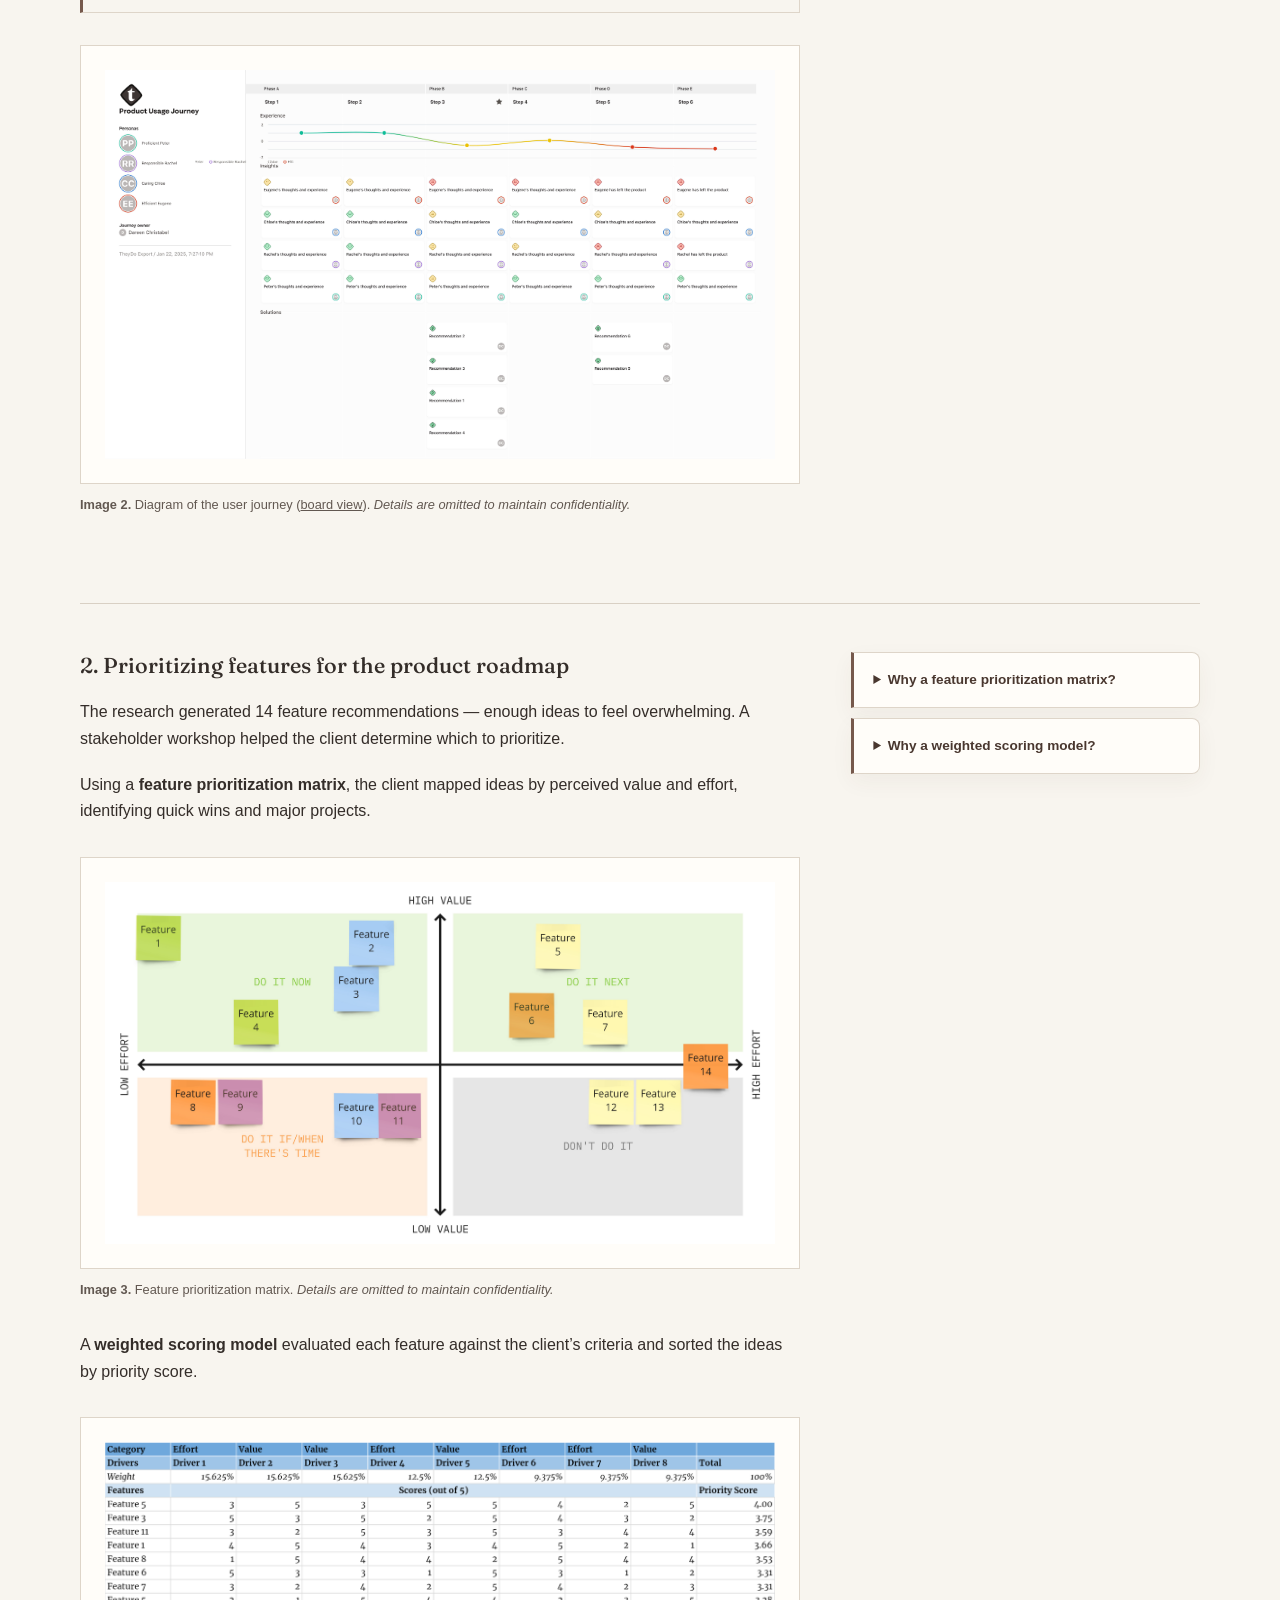
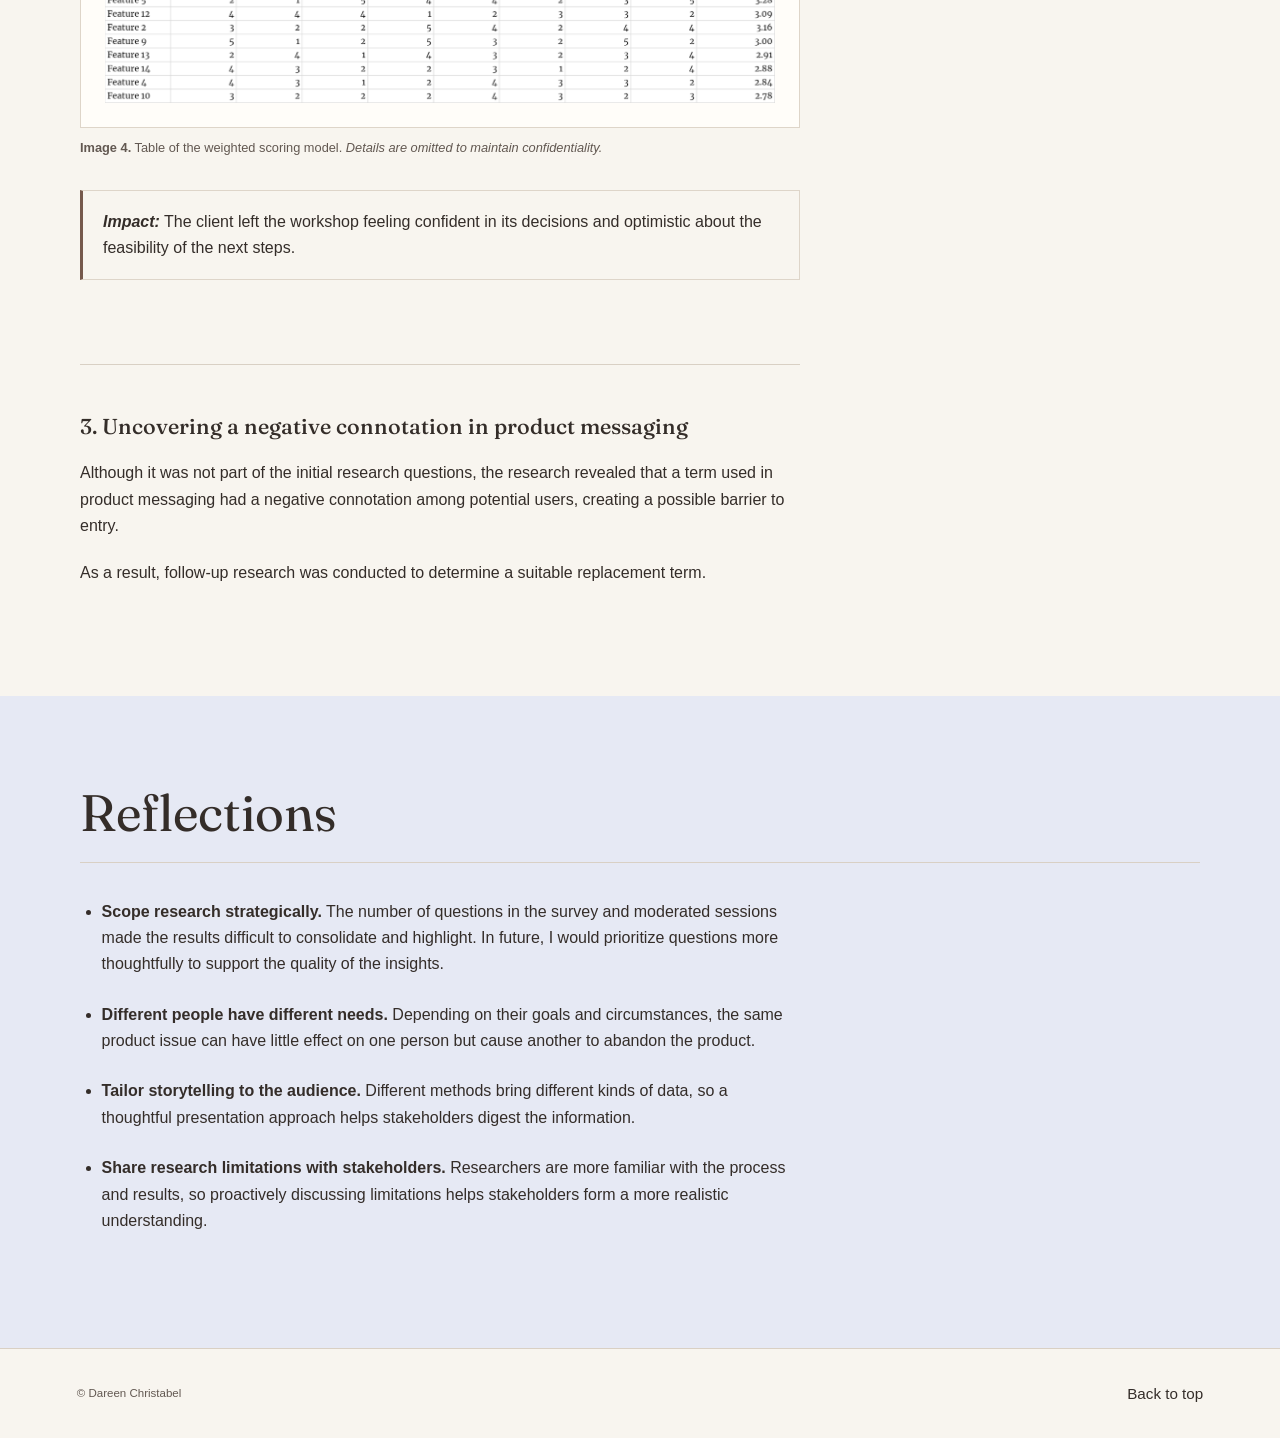
<file: product-development-project.html>
<!doctype html>
<html lang="en">
<head>
  <meta charset="utf-8">
  <link rel="icon" type="image/png" href="/images/612d7049ee8b9d09324c1051_drnchrst.-1-.png">
  <meta name="viewport" content="width=device-width, initial-scale=1">
  <meta name="description" content="Research into current and potential users helped a travel search engine identify needs and prioritize its product roadmap.">
  <meta property="og:title" content="Shaping a travel search experience">
  <meta property="og:description" content="Research into current and potential users helped a travel search engine identify needs and prioritize its product roadmap.">
  <title>Shaping a travel search experience — Dareen Christabel</title>
  <link rel="preconnect" href="https://fonts.googleapis.com">
  <link rel="preconnect" href="https://fonts.gstatic.com" crossorigin>
  <link href="https://fonts.googleapis.com/css2?family=Fraunces:ital,opsz,wght@0,9..144,400;0,9..144,500;0,9..144,600;1,9..144,400;1,9..144,500&display=swap" rel="stylesheet">
  <link rel="stylesheet" href="style.css">
  <link rel="stylesheet" href="case-study.css">
  <script src="case-study.js" defer></script>
</head>
<body>
  <a class="skip-link" href="#main">Skip to content</a>
  <header class="site-header">
    <a class="wordmark" href="index.html" aria-label="Dareen Christabel, home">
      <span>Dareen Christabel</span>
      <span class="wordmark-note">UX research · customer experience strategy</span>
    </a>
    <nav aria-label="Main navigation">
      <a href="projects.html" aria-current="page">Selected work</a>
      <a href="about-me.html">About me</a>
      <a class="nav-contact" href="get-in-touch.html">Get in touch</a>
    </nav>
  </header>

  <main id="main" class="case-study">
    <header class="case-hero">
      <div class="case-wrap">
        <a class="case-back" href="projects.html">← Selected work</a>
        <h1>Shaping a travel search experience</h1>
        <p class="case-client">@ Client Company</p>
        <p class="case-role">Travel <span>·</span> Sole UX research consultant <span>·</span> 2021</p>
        <div class="case-overview">
          <p>A travel search engine developer wanted to better understand current and potential users and identify product features to develop based on user demand.</p>
          <dl class="case-overview-details">
            <div><dt>Approach</dt><dd>Survey, user interview, usability testing, stakeholder workshop.</dd></div>
            <div><dt>Outcome</dt><dd>The research produced demographic and behavioral insights about users and 14 feature recommendations. A stakeholder workshop helped the client prioritize features for the roadmap. The research also uncovered a negative connotation in product messaging, prompting follow-up research into an alternative term.</dd></div>
            <div><dt>My role</dt><dd>I worked as the sole UX research consultant.</dd></div>
          </dl>
        </div>
        <p class="case-disclaimer"><em>Certain details have been omitted to protect confidentiality. Content is optimized for desktop viewing.</em></p>
        <nav class="case-index" aria-label="On this page">
          <span>On this page</span>
          <a href="#background">Background</a>
          <a href="#methods">Methods</a>
          <a href="#results">Results and Recommendations</a>
          <a href="#reflections">Reflections</a>
        </nav>
      </div>
    </header>

    <section class="case-section case-background" id="background" aria-labelledby="background-title">
      <div class="case-wrap">
        <div class="case-section-heading"><h2 id="background-title">Background</h2></div>
        <div class="case-body">
          <p>The client wanted to develop its flight search engine by building knowledge of current and potential users — including their motivations and unmet needs — and determining which features to prioritize.</p>
          <h3 class="case-subheading">Research questions</h3>
          <ul class="case-research-questions">
            <li>What are the characteristics of current and potential users, including their habits, preferences, motivations, and demographics?</li>
            <li>What pain points and unmet needs do current users experience when using the product?</li>
            <li>What unmet needs do potential users have before using the product?</li>
            <li>How might we expand the product based on customer demand and business impact, for example through new features or a mobile app?</li>
          </ul>
        </div>
      </div>
    </section>

    <section class="case-section case-methods" id="methods" aria-labelledby="methods-title">
      <div class="case-wrap">
        <div class="case-section-heading"><h2 id="methods-title">Methods</h2></div>
        <div class="case-annotated" data-annotations>
          <div class="case-body">
            <p>A <strong id="survey-decision">survey</strong> was sent to the product’s mailing list and various research recruitment <span id="slack-decision">Slack channels</span>. It received 88 responses.</p>
            <p>Of those respondents, 62 expressed interest in compensated follow-up research. Fifteen participants who met the criteria were invited to a one-hour moderated <strong id="testing-decision">usability testing</strong> and <strong id="interview-decision">interview</strong> session.</p>
            <p>The <span id="criteria-decision">participant criteria</span> were:</p>
            <ul>
              <li>Interest in travel</li>
              <li>Use of a search engine to search for and book flights</li>
            </ul>
            <figure class="case-figure">
              <a href="images/679171c98d7ec6c4f1eda3ab_airwander.png" aria-label="View Image 1. Illustrative recruitment message sent through a Slack channel."><img src="images/679171c98d7ec6c4f1eda3ab_airwander.png" alt="Fictional example of a recruitment message sent through a Slack channel." loading="lazy"></a>
              <figcaption><strong>Image 1.</strong> Recruitment message sent through a Slack channel. <em>This is a fictional image for illustration purposes.</em></figcaption>
            </figure>
          </div>
          <aside class="case-annotations" aria-label="Research rationale">
            <details class="case-annotation" data-target="survey-decision" open>
              <summary>Why a survey?</summary>
              <p><em>To address the quantitative aspects of the research questions, including a broad understanding of users and overall customer demand.</em></p>
            </details>
            <details class="case-annotation" data-target="slack-decision" open>
              <summary>Why Slack channels?</summary>
              <p><em>There was no recruitment budget, and reaching people unfamiliar with the product was important to answering the research questions.</em></p>
            </details>
            <details class="case-annotation" data-target="testing-decision" open>
              <summary>Why usability testing?</summary>
              <p><em>To directly observe users’ experiences with the product or its competitors and capture behavioral data.</em></p>
            </details>
            <details class="case-annotation" data-target="interview-decision" open>
              <summary>Why interviews?</summary>
              <p><em>Attitudinal data, including motivations, thought processes, and opinions, was relevant to the research questions.</em></p>
            </details>
            <details class="case-annotation" data-target="criteria-decision" open>
              <summary>Why these criteria?</summary>
              <p><em>The criteria were kept broad to include potential users, while focusing on people likely to use the product.</em></p>
            </details>
          </aside>
          <svg class="case-connector" aria-hidden="true"><path></path></svg>
        </div>
      </div>
    </section>

    <section class="case-section" id="results" aria-labelledby="results-title">
      <div class="case-wrap">
        <div class="case-section-heading"><h2 id="results-title">Results and Recommendations</h2></div>
        <div>
          <div class="case-finding case-annotated" data-annotations>
            <div class="case-body">
              <h3>1. Identifying characteristics, pain points, and needs</h3>
              <p>The research highlighted user attributes, such as demographics and type of traveler, alongside prevalent pain points and needs. <strong id="personas-decision">User personas and a consolidated user journey</strong> brought the findings together at a high level.</p>
              <p>The personas described each user group’s characteristics, pain points, and needs. The journey illustrated highs and lows when using the product, with recommendations organized by phase to show when they would be relevant.</p>
              <p class="case-impact"><em><strong>Impact:</strong></em> The client gained a clearer view of current and potential users in an accessible format for future product development.</p>
              <figure class="case-figure">
                <a href="images/679170d63026d86025b0408a_product_usage_journey_theydo_export_22-01-2025.jpg" aria-label="View Image 2. Diagram of the user journey."><img src="images/679170d63026d86025b0408a_product_usage_journey_theydo_export_22-01-2025.jpg" alt="User journey diagram with details omitted for confidentiality." loading="lazy"></a>
                <figcaption><strong>Image 2.</strong> Diagram of the user journey (<a href="https://app.theydo.com/s/c30cd363-8fe5-411a-bcf5-0f8e9c1eacf0">board view</a>). <em>Details are omitted to maintain confidentiality.</em></figcaption>
              </figure>
            </div>
            <aside class="case-annotations" aria-label="Research rationale">
              <details class="case-annotation" data-target="personas-decision" open>
                <summary>Why user personas and journey?</summary>
                <p><em>They gave the client practical artifacts to refer to while continuing product development.</em></p>
                <p>Personas also encouraged empathy for users.</p>
              </details>
            </aside>
            <svg class="case-connector" aria-hidden="true"><path></path></svg>
          </div>
          <div class="case-finding case-annotated" data-annotations>
            <div class="case-body">
              <h3>2. Prioritizing features for the product roadmap</h3>
              <p>The research generated 14 feature recommendations — enough ideas to feel overwhelming. A stakeholder workshop helped the client determine which to prioritize.</p>
              <p>Using a <strong id="matrix-decision">feature prioritization matrix</strong>, the client mapped ideas by perceived value and effort, identifying quick wins and major projects.</p>
              <figure class="case-figure">
                <a href="images/61b80a7045399d558a6eefd4_group-1-2-.jpg" aria-label="View Image 3. Feature prioritization matrix."><img src="images/61b80a7045399d558a6eefd4_group-1-2-.jpg" alt="Feature prioritization matrix with details omitted for confidentiality." loading="lazy"></a>
                <figcaption><strong>Image 3.</strong> Feature prioritization matrix. <em>Details are omitted to maintain confidentiality.</em></figcaption>
              </figure>
              <p>A <strong id="scoring-decision">weighted scoring model</strong> evaluated each feature against the client’s criteria and sorted the ideas by priority score.</p>
              <figure class="case-figure">
                <a href="images/67916f976ee477d54f09f013_weighted-scoring-model.png" aria-label="View Image 4. Weighted scoring model."><img src="images/67916f976ee477d54f09f013_weighted-scoring-model.png" alt="Weighted scoring model with details omitted for confidentiality." loading="lazy"></a>
                <figcaption><strong>Image 4.</strong> Table of the weighted scoring model. <em>Details are omitted to maintain confidentiality.</em></figcaption>
              </figure>
              <p class="case-impact"><em><strong>Impact:</strong></em> The client left the workshop feeling confident in its decisions and optimistic about the feasibility of the next steps.</p>
            </div>
            <aside class="case-annotations" aria-label="Research rationale">
              <details class="case-annotation" data-target="matrix-decision" open>
                <summary>Why a feature prioritization matrix?</summary>
                <p><em>It helped stakeholders narrow options quickly using criteria such as value and effort.</em></p>
                <p>It also made stakeholders’ priorities visible, helping reduce pushback.</p>
              </details>
              <details class="case-annotation" data-target="scoring-decision" open>
                <summary>Why a weighted scoring model?</summary>
                <p><em>It offered a structured way to prioritize options against the client’s criteria rather than relying on intuition alone.</em></p>
                <p>Although it required more time, it helped provide assurance behind the decision.</p>
              </details>
            </aside>
            <svg class="case-connector" aria-hidden="true"><path></path></svg>
          </div>
          <div class="case-finding case-body">
            <h3>3. Uncovering a negative connotation in product messaging</h3>
            <p>Although it was not part of the initial research questions, the research revealed that a term used in product messaging had a negative connotation among potential users, creating a possible barrier to entry.</p>
            <p>As a result, follow-up research was conducted to determine a suitable replacement term.</p>
          </div>
        </div>
      </div>
    </section>

    <section class="case-section case-reflections" id="reflections" aria-labelledby="reflections-title">
      <div class="case-wrap">
        <div class="case-section-heading"><h2 id="reflections-title">Reflections</h2></div>
        <div class="case-body">
          <ul>
            <li><strong>Scope research strategically.</strong> The number of questions in the survey and moderated sessions made the results difficult to consolidate and highlight. In future, I would prioritize questions more thoughtfully to support the quality of the insights.</li>
            <li><strong>Different people have different needs.</strong> Depending on their goals and circumstances, the same product issue can have little effect on one person but cause another to abandon the product.</li>
            <li><strong>Tailor storytelling to the audience.</strong> Different methods bring different kinds of data, so a thoughtful presentation approach helps stakeholders digest the information.</li>
            <li><strong>Share research limitations with stakeholders.</strong> Researchers are more familiar with the process and results, so proactively discussing limitations helps stakeholders form a more realistic understanding.</li>
          </ul>
        </div>
      </div>
    </section>
  </main>

  <dialog class="case-viewer" aria-label="Image viewer" aria-describedby="case-viewer-caption">
    <div class="case-viewer-panel">
      <div class="case-viewer-toolbar">
        <button class="case-viewer-zoom-out" type="button" aria-disabled="true">Zoom out</button>
        <button class="case-viewer-zoom-in" type="button" aria-disabled="true">Zoom in</button>
        <button class="case-viewer-close" type="button" autofocus>Close</button>
      </div>
      <div class="case-viewer-image-area" tabindex="0" aria-label="Image viewing area">
        <img class="case-viewer-image" alt="">
      </div>
      <p class="case-viewer-caption" id="case-viewer-caption"></p>
    </div>
  </dialog>
  <footer class="site-footer">
    <p>© Dareen Christabel</p>
    <a href="#main">Back to top</a>
  </footer>
</body>
</html>
</file>
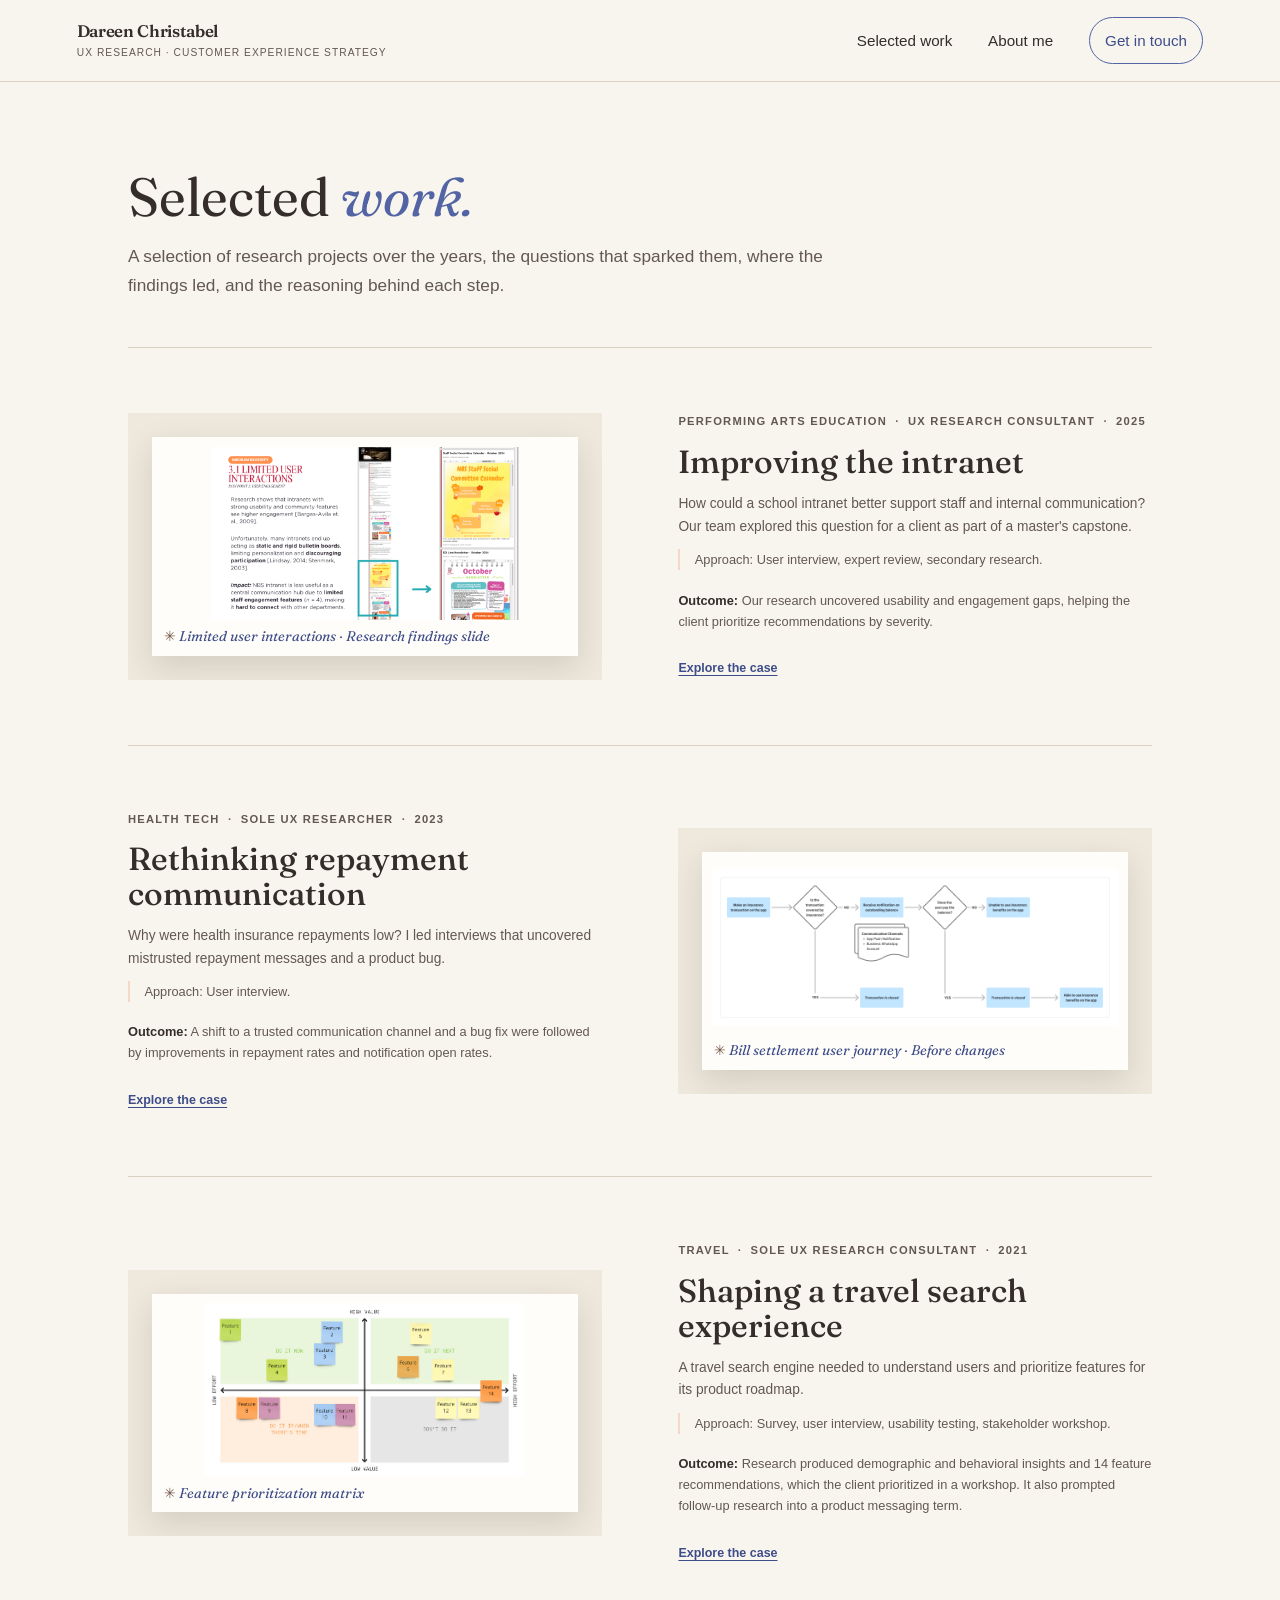
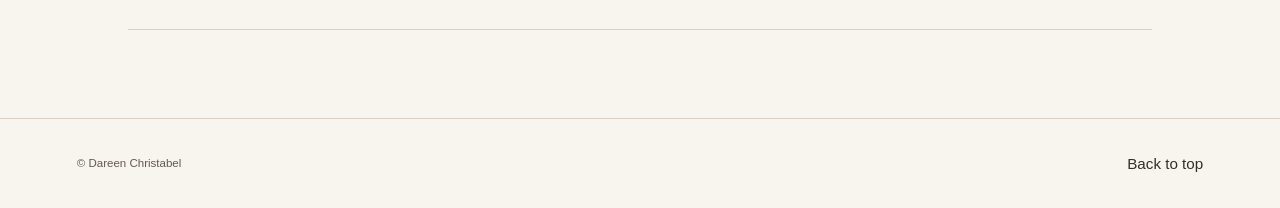
<file: projects.html>
<!doctype html>
<html lang="en">
<head>
  <meta charset="utf-8">
  <link rel="icon" type="image/png" href="/images/612d7049ee8b9d09324c1051_drnchrst.-1-.png">
  <meta name="viewport" content="width=device-width, initial-scale=1">
  <meta name="description" content="Explore selected UX research and customer experience projects by Dareen Christabel.">
  <meta property="og:title" content="Selected work — Dareen Christabel">
  <meta property="og:description" content="A selection of research projects across health tech, travel, and education.">
  <title>Selected work — Dareen Christabel</title>
  <link rel="preconnect" href="https://fonts.googleapis.com">
  <link rel="preconnect" href="https://fonts.gstatic.com" crossorigin>
  <link href="https://fonts.googleapis.com/css2?family=Fraunces:ital,opsz,wght@0,9..144,400;0,9..144,500;0,9..144,600;1,9..144,400;1,9..144,500&display=swap" rel="stylesheet">
  <link rel="stylesheet" href="style.css">
</head>
<body>
  <a class="skip-link" href="#main">Skip to content</a>
  <header class="site-header">
    <a class="wordmark" href="index.html" aria-label="Dareen Christabel, home">
      <span>Dareen Christabel</span>
      <span class="wordmark-note">UX research · customer experience strategy</span>
    </a>
    <nav aria-label="Main navigation">
      <a href="projects.html" aria-current="page">Selected work</a>
      <a href="about-me.html">About me</a>
      <a class="nav-contact" href="get-in-touch.html">Get in touch</a>
    </nav>
  </header>

  <main id="main">
    <section class="selected-work section-wrap" aria-labelledby="selected-work-title">
      <div class="selected-work-intro">
        <h1 id="selected-work-title">Selected <em>work.</em></h1>
        <p>A selection of research projects over the years, the questions that sparked them, where the findings led, and the reasoning behind each step.</p>
      </div>

      <div class="selected-work-list">
        <article class="selected-project">
          <a class="project-image project-image-captioned" href="improving-the-intranet.html" aria-label="Read Improving the Intranet: limited user interactions findings">
            <span class="project-image-artifact">
              <span class="project-image-frame">
                <img src="images/6840869918ff1123363b8874_nbs-discovery-deck-4-.png" alt="">
              </span>
              <span class="project-image-caption"><span aria-hidden="true">✳</span> Limited user interactions · Research findings slide</span>
            </span>
          </a>
          <div class="project-copy">
            <p class="project-meta">Performing arts education <span>·</span> UX research consultant <span>·</span> 2025</p>
            <h2><a href="improving-the-intranet.html">Improving the intranet</a></h2>
            <p>How could a school intranet better support staff and internal communication? Our team explored this question for a client as part of a master's capstone.</p>
            <div class="selected-project-details">
              <p class="selected-project-approach">Approach: User interview, expert review, secondary research.</p>
              <p><strong>Outcome:</strong> Our research uncovered usability and engagement gaps, helping the client prioritize recommendations by severity.</p>
            </div>
            <a class="project-link" href="improving-the-intranet.html">Explore the case</a>
          </div>
        </article>

        <article class="selected-project">
          <a class="project-image project-image-captioned" href="rethinking-repayment-communication.html" aria-label="Read Rethinking Repayment Communication: bill settlement user journey before the changes">
            <span class="project-image-artifact">
              <span class="project-image-frame">
                <img src="images/683781a00713f0b82d1ee93c_clawback-user-flow.jpg" alt="" loading="lazy">
              </span>
              <span class="project-image-caption"><span aria-hidden="true">✳</span> Bill settlement user journey · Before changes</span>
            </span>
          </a>
          <div class="project-copy">
            <p class="project-meta">Health tech <span>·</span> Sole UX researcher <span>·</span> 2023</p>
            <h2><a href="rethinking-repayment-communication.html">Rethinking repayment communication</a></h2>
            <p>Why were health insurance repayments low? I led interviews that uncovered mistrusted repayment messages and a product bug.</p>
            <div class="selected-project-details">
              <p class="selected-project-approach">Approach: User interview.</p>
              <p><strong>Outcome:</strong> A shift to a trusted communication channel and a bug fix were followed by improvements in repayment rates and notification open rates.</p>
            </div>
            <a class="project-link" href="rethinking-repayment-communication.html">Explore the case</a>
          </div>
        </article>

        <article class="selected-project">
          <a class="project-image project-image-captioned" href="product-development-project.html" aria-label="Read Shaping a Travel Search Experience: feature prioritization from a stakeholder workshop">
            <span class="project-image-artifact">
              <span class="project-image-frame">
                <img src="images/61b80a7045399d558a6eefd4_group-1-2-.jpg" alt="" loading="lazy">
              </span>
              <span class="project-image-caption"><span aria-hidden="true">✳</span> Feature prioritization matrix</span>
            </span>
          </a>
          <div class="project-copy">
            <p class="project-meta">Travel <span>·</span> Sole UX research consultant <span>·</span> 2021</p>
            <h2><a href="product-development-project.html">Shaping a travel search experience</a></h2>
            <p>A travel search engine needed to understand users and prioritize features for its product roadmap.</p>
            <div class="selected-project-details">
              <p class="selected-project-approach">Approach: Survey, user interview, usability testing, stakeholder workshop.</p>
              <p><strong>Outcome:</strong> Research produced demographic and behavioral insights and 14 feature recommendations, which the client prioritized in a workshop. It also prompted follow-up research into a product messaging term.</p>
            </div>
            <a class="project-link" href="product-development-project.html">Explore the case</a>
          </div>
        </article>

      </div>
    </section>
  </main>

  <footer class="site-footer">
    <p>© Dareen Christabel</p>
    <a href="#main">Back to top</a>
  </footer>
</body>
</html>
</file>
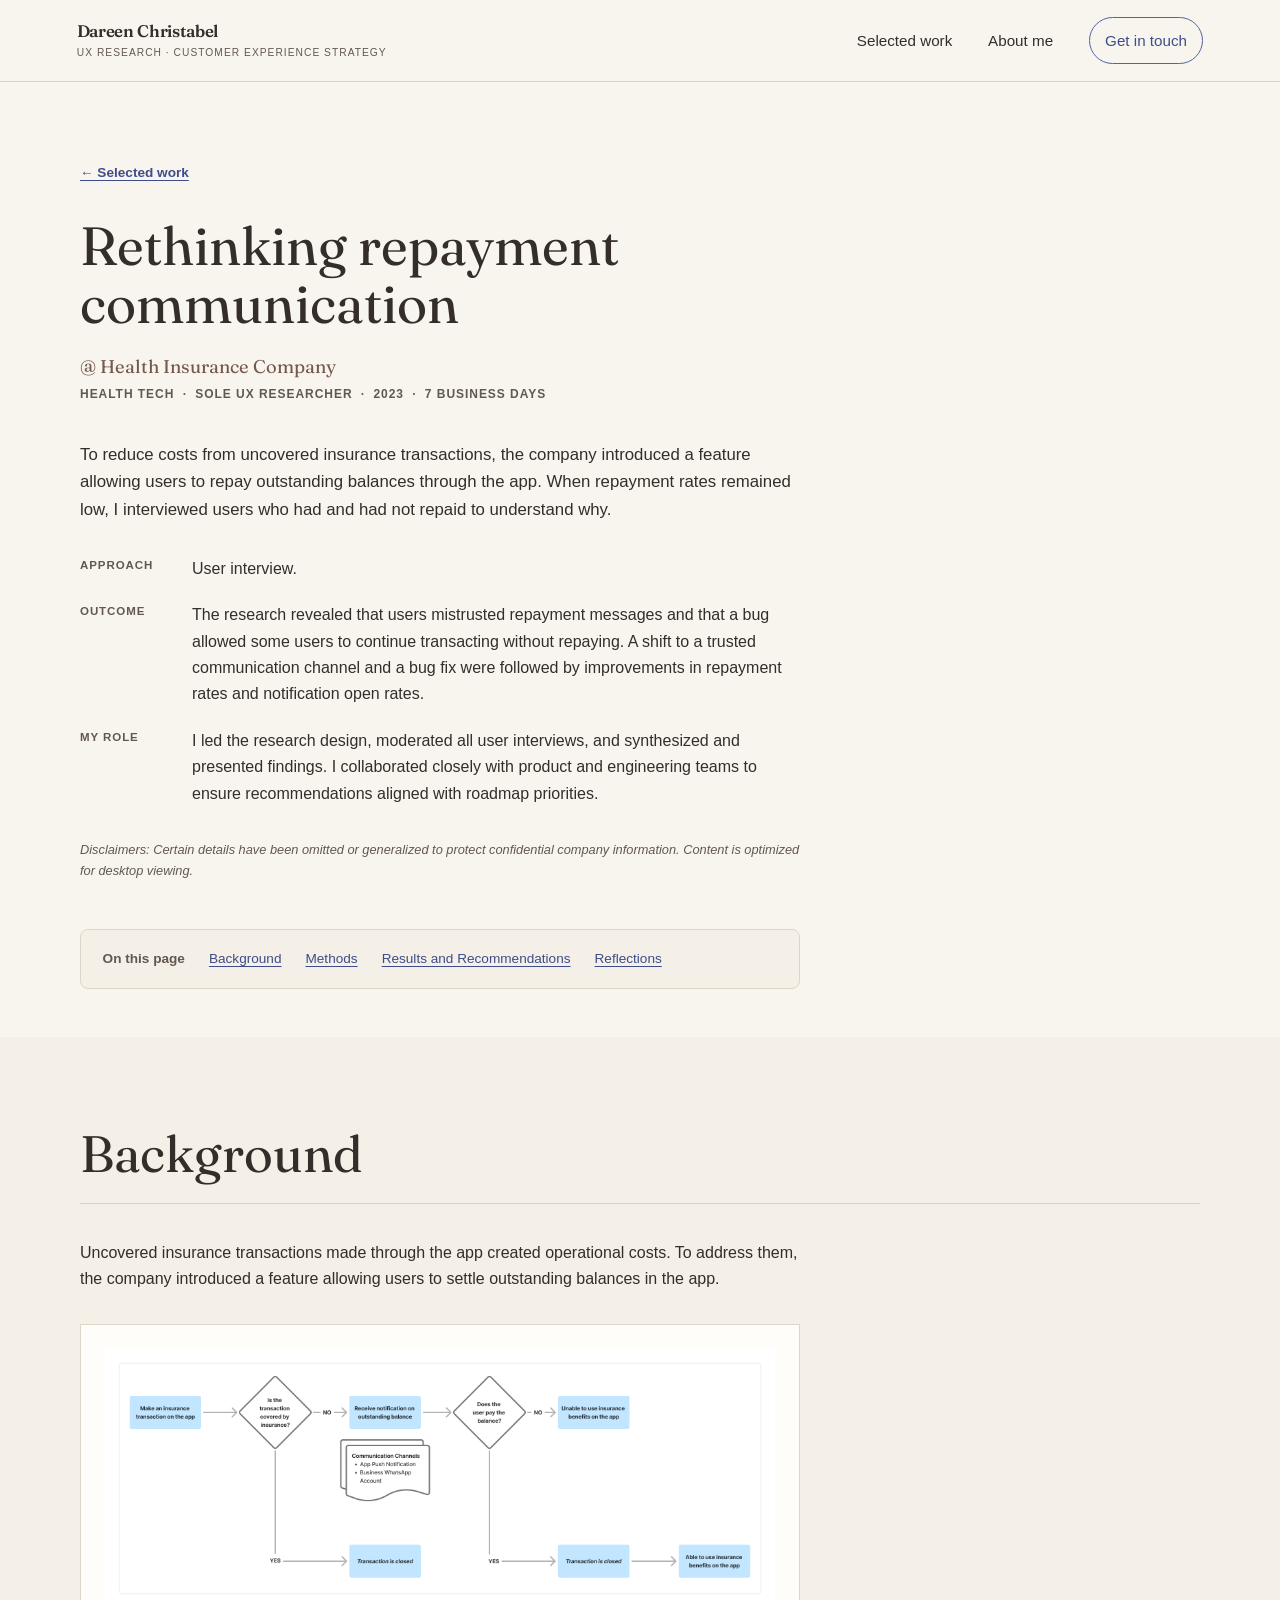
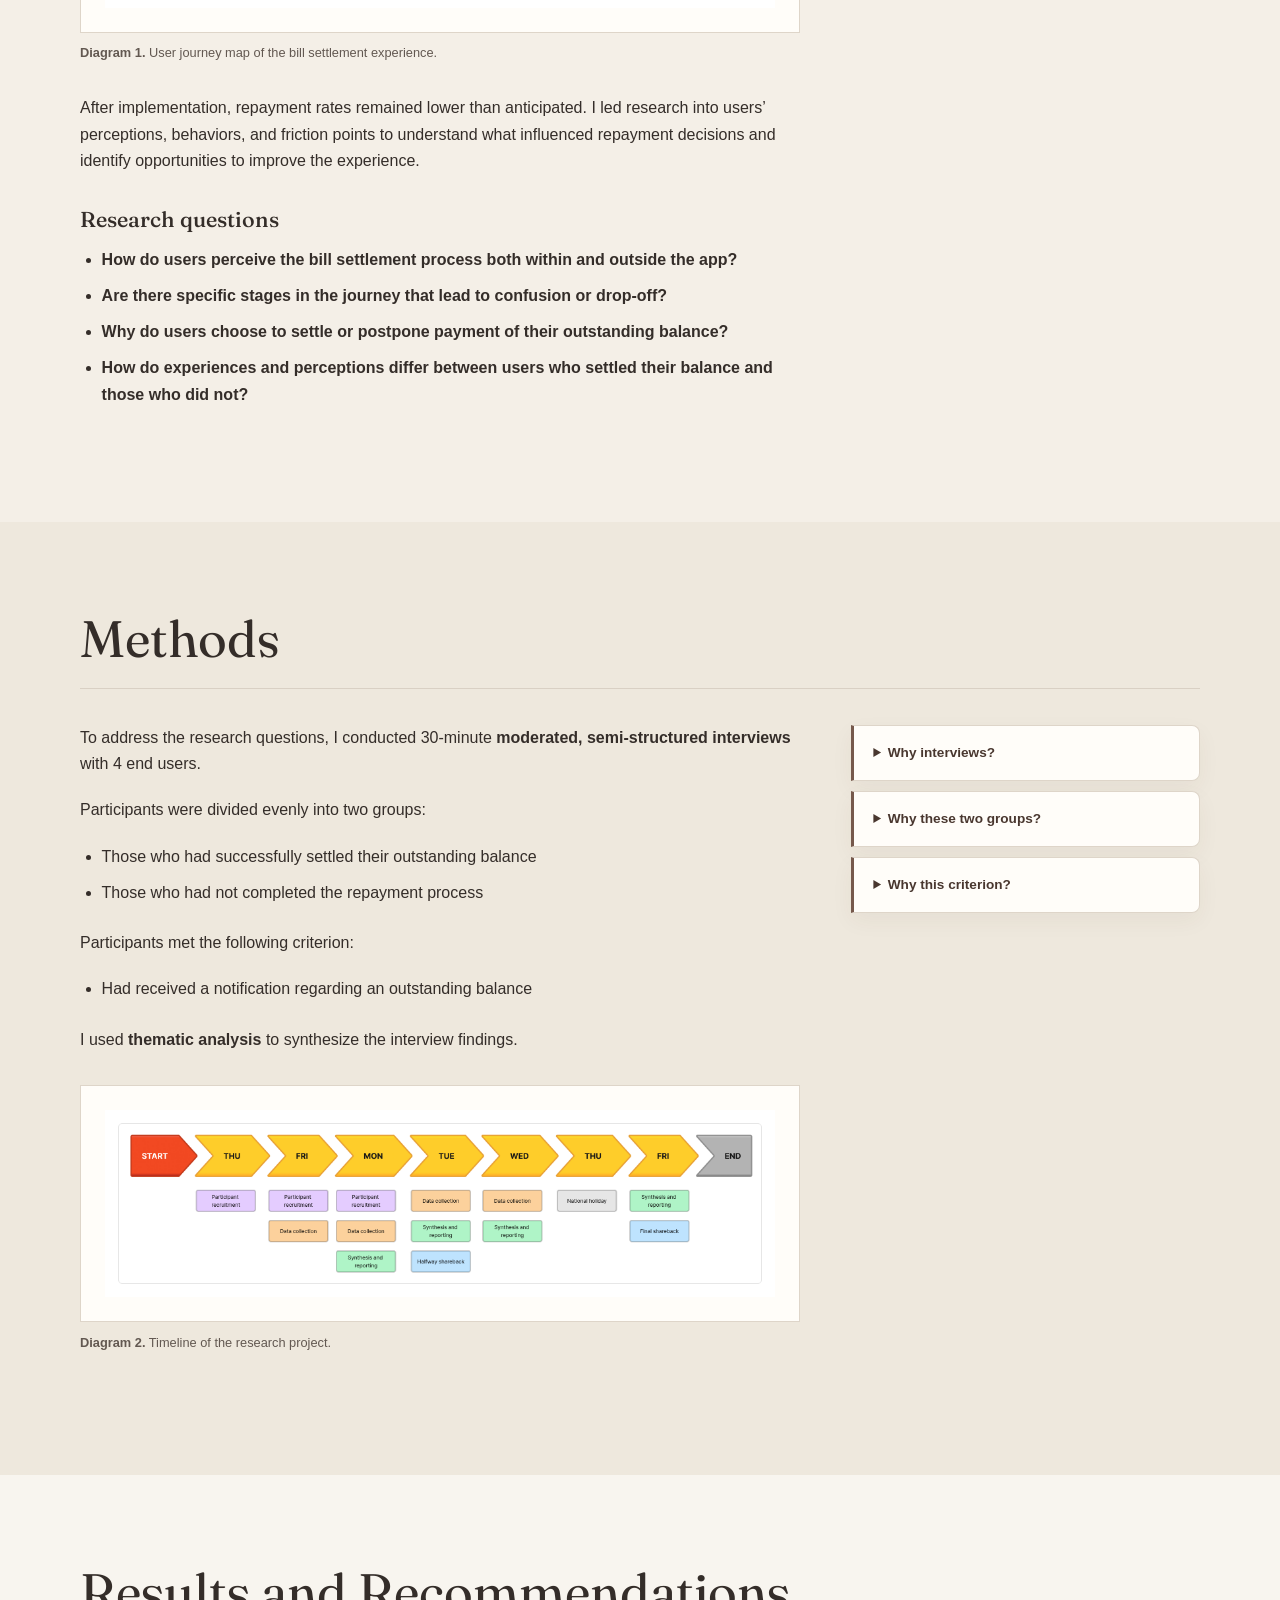
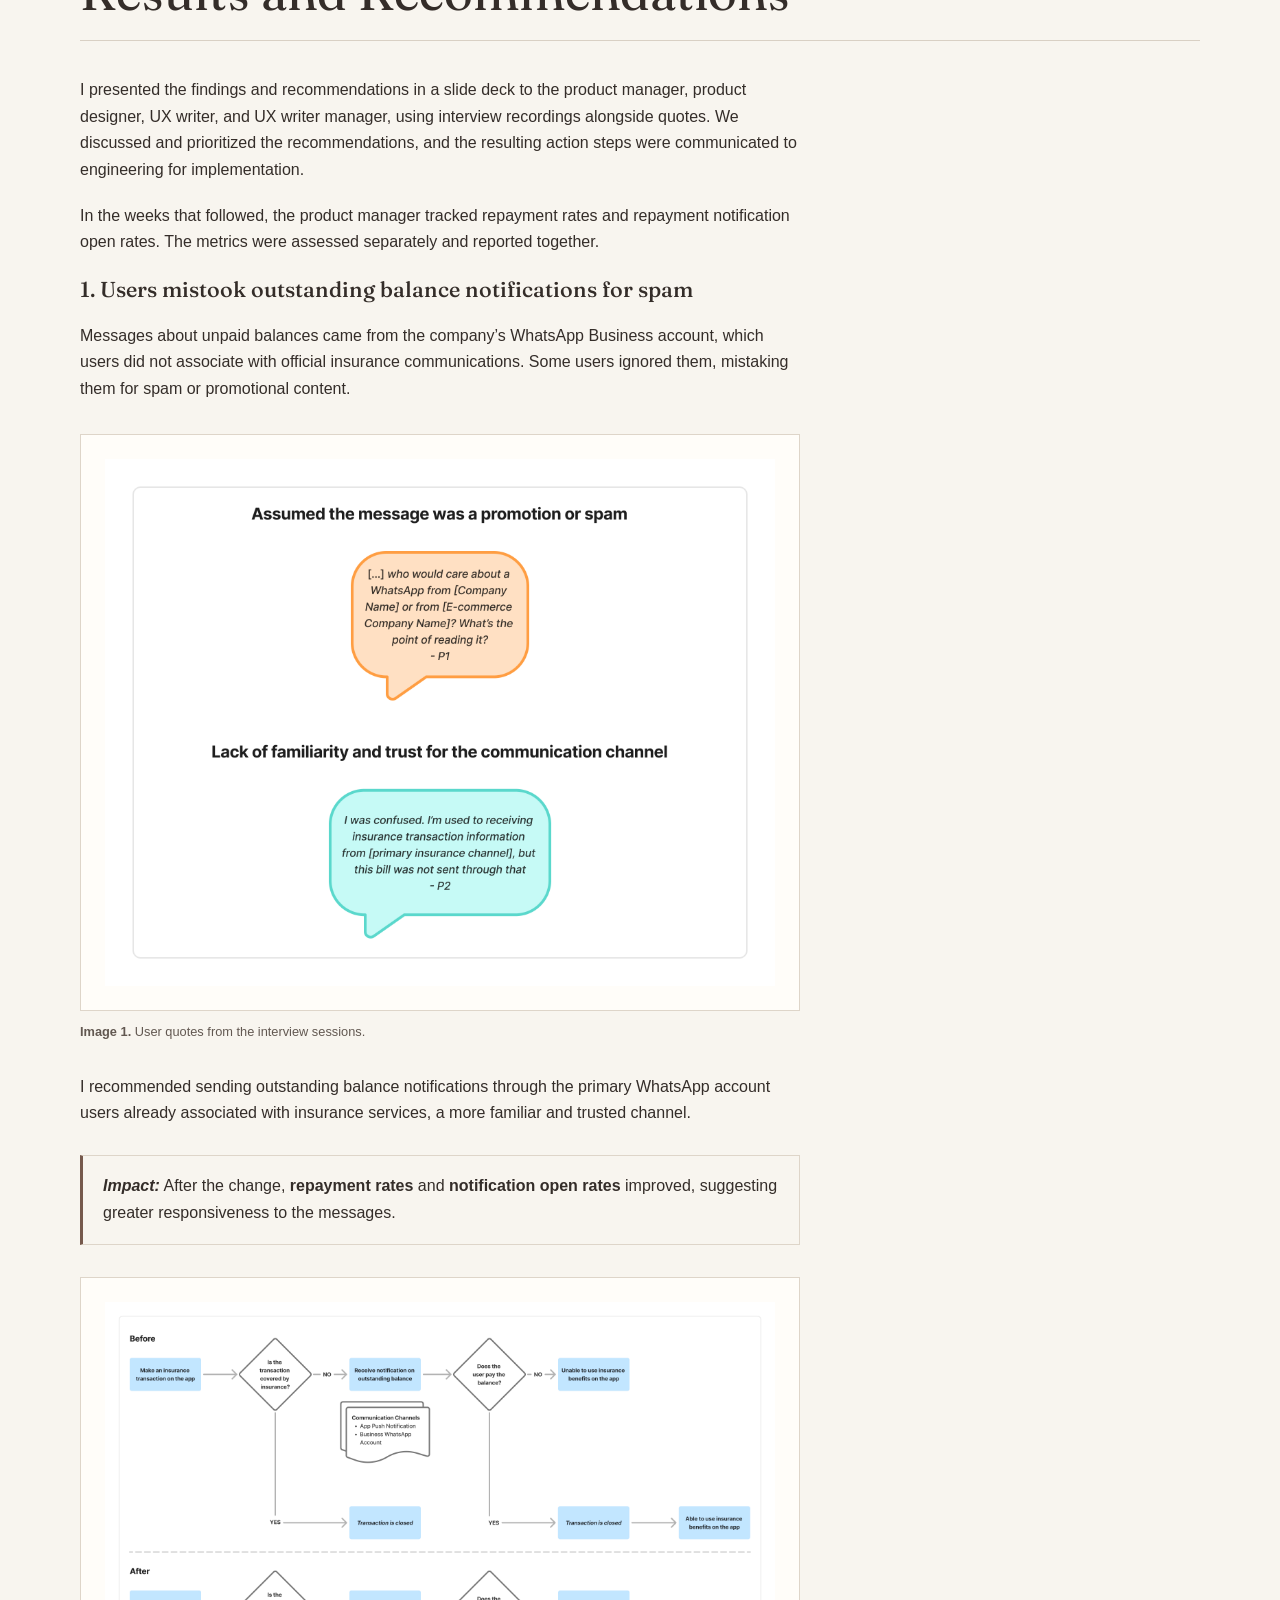
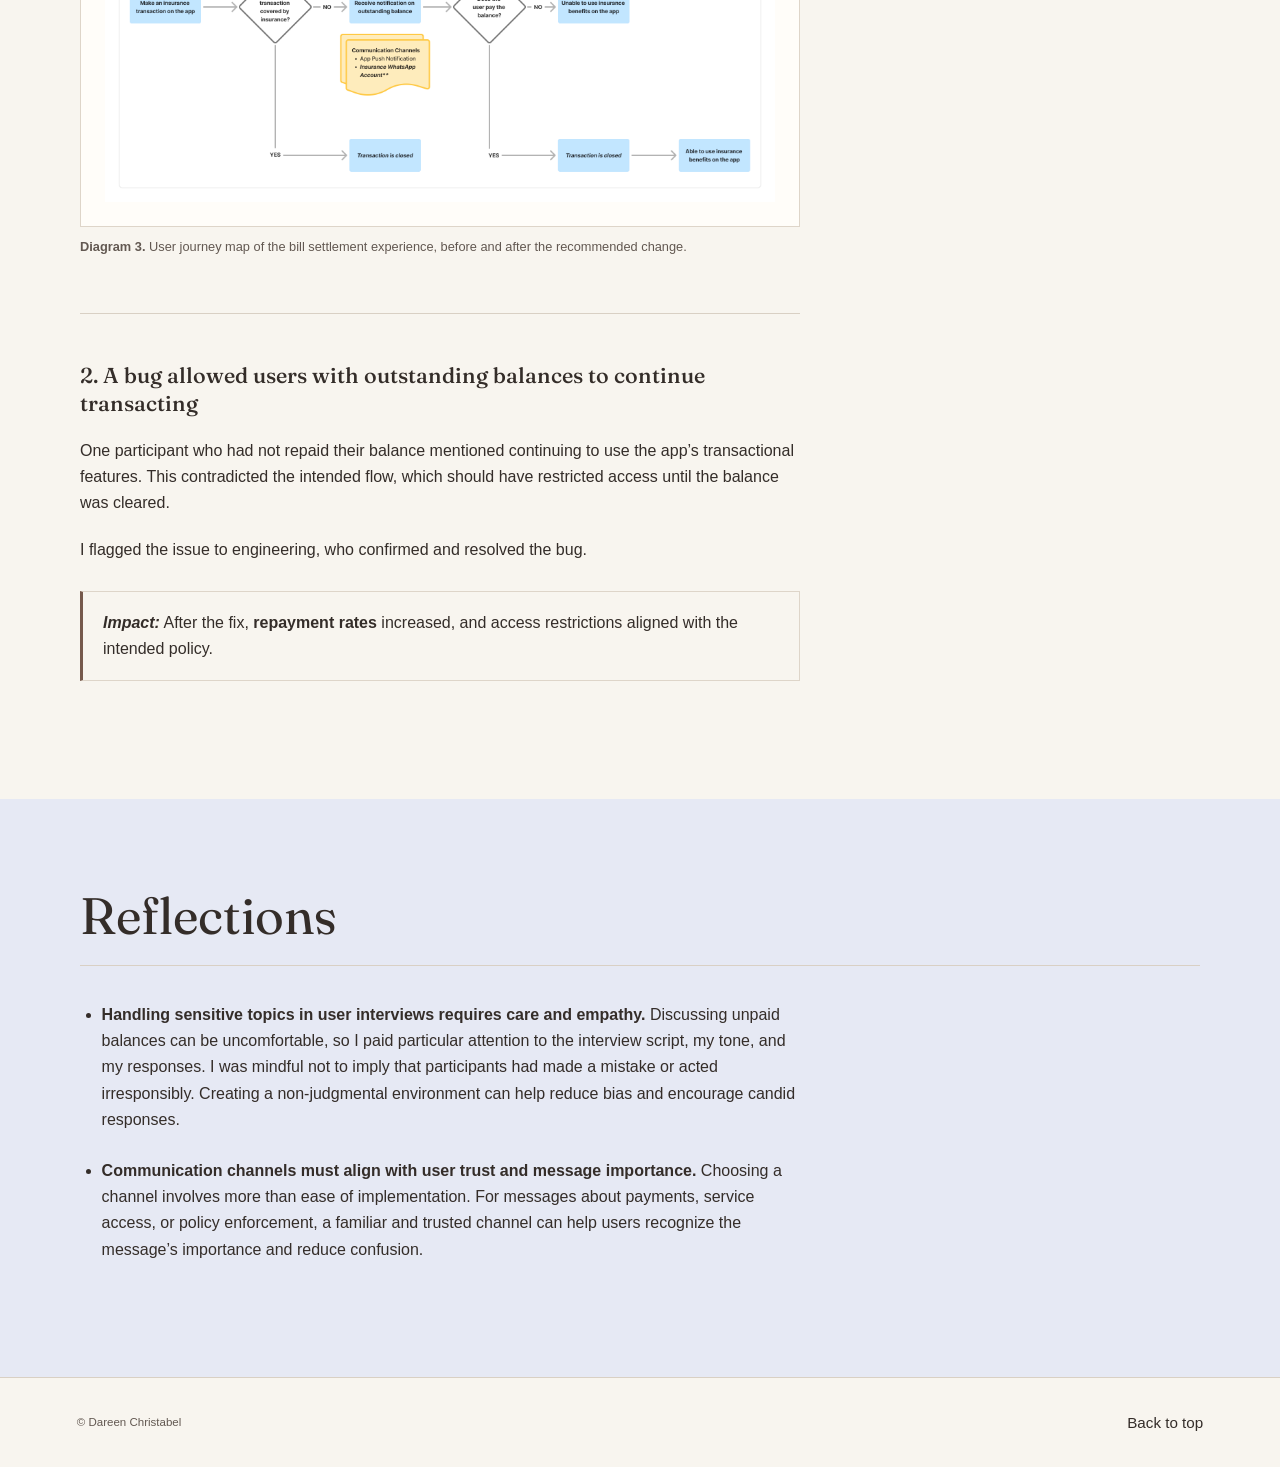
<file: rethinking-repayment-communication.html>
<!doctype html>
<html lang="en">
<head>
  <meta charset="utf-8">
  <link rel="icon" type="image/png" href="/images/612d7049ee8b9d09324c1051_drnchrst.-1-.png">
  <meta name="viewport" content="width=device-width, initial-scale=1">
  <meta name="description" content="To reduce costs from uncovered insurance transactions, a feature was introduced allowing users to repay outstanding balances through the app. However, repayment rates remained low, so I led qualitative interviews with both paying and non-paying users to uncover the reasons behind this.">
  <meta property="og:title" content="Rethinking repayment communication">
  <meta property="og:description" content="To reduce costs from uncovered insurance transactions, a feature was introduced allowing users to repay outstanding balances through the app. However, repayment rates remained low, so I led qualitative interviews with both paying and non-paying users to uncover the reasons behind this.">
  <title>Rethinking repayment communication — Dareen Christabel</title>
  <link rel="preconnect" href="https://fonts.googleapis.com">
  <link rel="preconnect" href="https://fonts.gstatic.com" crossorigin>
  <link href="https://fonts.googleapis.com/css2?family=Fraunces:ital,opsz,wght@0,9..144,400;0,9..144,500;0,9..144,600;1,9..144,400;1,9..144,500&display=swap" rel="stylesheet">
  <link rel="stylesheet" href="style.css">
  <link rel="stylesheet" href="case-study.css">
  <script src="case-study.js" defer></script>
</head>
<body>
  <a class="skip-link" href="#main">Skip to content</a>
  <header class="site-header">
    <a class="wordmark" href="index.html" aria-label="Dareen Christabel, home">
      <span>Dareen Christabel</span>
      <span class="wordmark-note">UX research · customer experience strategy</span>
    </a>
    <nav aria-label="Main navigation">
      <a href="projects.html" aria-current="page">Selected work</a>
      <a href="about-me.html">About me</a>
      <a class="nav-contact" href="get-in-touch.html">Get in touch</a>
    </nav>
  </header>

  <main id="main" class="case-study">
    <header class="case-hero">
      <div class="case-wrap">
        <a class="case-back" href="projects.html">← Selected work</a>
        <h1>Rethinking repayment communication</h1>
        <p class="case-client">@ Health Insurance Company</p>
        <p class="case-role">Health tech <span>·</span> Sole UX researcher <span>·</span> 2023 <span>·</span> 7 business days</p>
        <div class="case-overview">
          <p>To reduce costs from uncovered insurance transactions, the company introduced a feature allowing users to repay outstanding balances through the app. When repayment rates remained low, I interviewed users who had and had not repaid to understand why.</p>
          <dl class="case-overview-details">
            <div>
              <dt>Approach</dt>
              <dd>User interview.</dd>
            </div>
            <div>
              <dt>Outcome</dt>
              <dd>The research revealed that users mistrusted repayment messages and that a bug allowed some users to continue transacting without repaying. A shift to a trusted communication channel and a bug fix were followed by improvements in repayment rates and notification open rates.</dd>
            </div>
            <div>
              <dt>My role</dt>
              <dd>I led the research design, moderated all user interviews, and synthesized and presented findings. I collaborated closely with product and engineering teams to ensure recommendations aligned with roadmap priorities.</dd>
            </div>
          </dl>
        </div>
        <p class="case-disclaimer"><em>Disclaimers: Certain details have been omitted or generalized to protect confidential company information. Content is optimized for desktop viewing.</em></p>
        <nav class="case-index" aria-label="On this page">
          <span>On this page</span>
          <a href="#background">Background</a>
          <a href="#methods">Methods</a>
          <a href="#results">Results and Recommendations</a>
          <a href="#reflections">Reflections</a>
        </nav>
      </div>
    </header>

    <section class="case-section case-background" id="background" aria-labelledby="background-title">
      <div class="case-wrap">
        <div class="case-section-heading"><h2 id="background-title">Background</h2></div>
        <div class="case-body">
          <p>Uncovered insurance transactions made through the app created operational costs. To address them, the company introduced a feature allowing users to settle outstanding balances in the app.</p>
          <figure class="case-figure">
            <a href="images/683781a00713f0b82d1ee93c_clawback-user-flow.jpg" aria-label="View Diagram 1. User journey map of the bill settlement experience.">
              <img src="images/683781a00713f0b82d1ee93c_clawback-user-flow.jpg" alt="Diagram 1. User journey map of the bill settlement experience." loading="lazy">
            </a>
            <figcaption><strong>Diagram 1.</strong> User journey map of the bill settlement experience.</figcaption>
          </figure>
          <p>After implementation, repayment rates remained lower than anticipated. I led research into users’ perceptions, behaviors, and friction points to understand what influenced repayment decisions and identify opportunities to improve the experience.</p>
          <h3 class="case-subheading">Research questions</h3>
          <ul class="case-research-questions">
            <li>How do users perceive the bill settlement process both within and outside the app?</li>
            <li>Are there specific stages in the journey that lead to confusion or drop-off?</li>
            <li>Why do users choose to settle or postpone payment of their outstanding balance?</li>
            <li>How do experiences and perceptions differ between users who settled their balance and those who did not?</li>
          </ul>
        </div>
      </div>
    </section>

    <section class="case-section case-methods" id="methods" aria-labelledby="methods-title">
      <div class="case-wrap">
        <div class="case-section-heading"><h2 id="methods-title">Methods</h2></div>
        <div class="case-annotated" data-annotations>
          <div class="case-body">
            <p>To address the research questions, I conducted 30-minute <strong id="interview-decision">moderated, semi-structured interviews</strong> with 4 end users.</p>
            <p>Participants were divided evenly into <span id="groups-decision">two groups</span>:</p>
            <ul>
              <li>Those who had successfully settled their outstanding balance</li>
              <li>Those who had not completed the repayment process</li>
            </ul>
            <p>Participants met the following <span id="criteria-decision">criterion</span>:</p>
            <ul>
              <li>Had received a notification regarding an outstanding balance</li>
            </ul>
            <p>I used <strong>thematic analysis</strong> to synthesize the interview findings.</p>
            <figure class="case-figure">
              <a href="images/683781a13c51845836bc45ff_clawback-timeline.jpg" aria-label="View Diagram 2. Timeline of the research project.">
                <img src="images/683781a13c51845836bc45ff_clawback-timeline.jpg" alt="Diagram 2. Timeline of the research project." loading="lazy">
              </a>
              <figcaption><strong>Diagram 2.</strong> Timeline of the research project.</figcaption>
            </figure>
          </div>
          <aside class="case-annotations" aria-label="Research rationale">
            <details class="case-annotation" data-target="interview-decision" open>
              <summary>Why interviews?</summary>
              <p><em>The topic was sensitive, and moderated interviews helped build rapport and encourage candid feedback.</em></p>
              <p>Real-time interaction allowed me to clarify misunderstandings and use tone and facial cues to support a comfortable conversation about users’ attitudes.</p>
            </details>
            <details class="case-annotation" data-target="groups-decision" open>
              <summary>Why these two groups?</summary>
              <p><em>Comparing the groups helped me explore the pain points and motivations influencing their repayment decisions.</em></p>
            </details>
            <details class="case-annotation" data-target="criteria-decision" open>
              <summary>Why this criterion?</summary>
              <p><em>Only users who received an outstanding balance notification could access the repayment journey.</em></p>
              <p>Because the research focused on attitudes, including decision-making and perceptions, it was important to speak with users who had firsthand experience with the process.</p>
            </details>
          </aside>
          <svg class="case-connector" aria-hidden="true"><path></path></svg>
        </div>
      </div>
    </section>

    <section class="case-section" id="results" aria-labelledby="results-title">
      <div class="case-wrap">
        <div class="case-section-heading"><h2 id="results-title">Results and Recommendations</h2></div>
        <div class="case-body">
          <p>I presented the findings and recommendations in a slide deck to the product manager, product designer, UX writer, and UX writer manager, using interview recordings alongside quotes. We discussed and prioritized the recommendations, and the resulting action steps were communicated to engineering for implementation.</p>
          <p>In the weeks that followed, the product manager tracked repayment rates and repayment notification open rates. The metrics were assessed separately and reported together.</p>
          <div class="case-finding">
            <h3>1. Users mistook outstanding balance notifications for spam</h3>
            <p>Messages about unpaid balances came from the company’s WhatsApp Business account, which users did not associate with official insurance communications. Some users ignored them, mistaking them for spam or promotional content.</p>
            <figure class="case-figure">
              <a href="images/683fbc1c507630d948d6a600_clawback-follow-up.jpg" aria-label="View Image 1. User quotes from the interview sessions.">
                <img src="images/683fbc1c507630d948d6a600_clawback-follow-up.jpg" alt="Image 1. User quotes from the interview sessions." loading="lazy">
              </a>
              <figcaption><strong>Image 1.</strong> User quotes from the interview sessions.</figcaption>
            </figure>
            <p>I recommended sending outstanding balance notifications through the primary WhatsApp account users already associated with insurance services, a more familiar and trusted channel.</p>
            <p class="case-impact"><em><strong>Impact:</strong></em> After the change, <strong>repayment rates</strong> and <strong>notification open rates</strong> improved, suggesting greater responsiveness to the messages.</p>
            <figure class="case-figure">
              <a href="images/683781a1731bc58f163f2d8d_clawback-user-flow-before-after.jpg" aria-label="View Diagram 3. User journey map of the bill settlement experience, before and after the recommended change.">
                <img src="images/683781a1731bc58f163f2d8d_clawback-user-flow-before-after.jpg" alt="Diagram 3. User journey map of the bill settlement experience, before and after the recommended change." loading="lazy">
              </a>
              <figcaption><strong>Diagram 3.</strong> User journey map of the bill settlement experience, before and after the recommended change.</figcaption>
            </figure>
          </div>
          <div class="case-finding">
            <h3>2. A bug allowed users with outstanding balances to continue transacting</h3>
            <p>One participant who had not repaid their balance mentioned continuing to use the app’s transactional features. This contradicted the intended flow, which should have restricted access until the balance was cleared.</p>
            <p>I flagged the issue to engineering, who confirmed and resolved the bug.</p>
            <p class="case-impact"><em><strong>Impact:</strong></em> After the fix, <strong>repayment rates</strong> increased, and access restrictions aligned with the intended policy.</p>
          </div>
        </div>
      </div>
    </section>

    <section class="case-section case-reflections" id="reflections" aria-labelledby="reflections-title">
      <div class="case-wrap">
        <div class="case-section-heading"><h2 id="reflections-title">Reflections</h2></div>
        <div class="case-body">
          <ul>
            <li><strong>Handling sensitive topics in user interviews requires care and empathy.</strong> Discussing unpaid balances can be uncomfortable, so I paid particular attention to the interview script, my tone, and my responses. I was mindful not to imply that participants had made a mistake or acted irresponsibly. Creating a non-judgmental environment can help reduce bias and encourage candid responses.</li>
            <li><strong>Communication channels must align with user trust and message importance.</strong> Choosing a channel involves more than ease of implementation. For messages about payments, service access, or policy enforcement, a familiar and trusted channel can help users recognize the message’s importance and reduce confusion.</li>
          </ul>
        </div>
      </div>
    </section>
  </main>

  <dialog class="case-viewer" aria-label="Image viewer" aria-describedby="case-viewer-caption">
    <div class="case-viewer-panel">
      <div class="case-viewer-toolbar">
        <button class="case-viewer-zoom-out" type="button" aria-disabled="true">Zoom out</button>
        <button class="case-viewer-zoom-in" type="button" aria-disabled="true">Zoom in</button>
        <button class="case-viewer-close" type="button" autofocus>Close</button>
      </div>
      <div class="case-viewer-image-area" tabindex="0" aria-label="Image viewing area">
        <img class="case-viewer-image" alt="">
      </div>
      <p class="case-viewer-caption" id="case-viewer-caption"></p>
    </div>
  </dialog>

  <footer class="site-footer">
    <p>© Dareen Christabel</p>
    <a href="#main">Back to top</a>
  </footer>
</body>
</html>
</file>
<file: style.css>
:root {
  color-scheme: light;
  --paper: #f8f5ef;
  --paper-deep: #eee8dd;
  --paper-card: #f4efe7;
  --paper-card-line: #ded5c9;
  --white: #fffdf9;
  --ink: #342d29;
  --ink-soft: #625851;
  --brown: #76594c;
  --brown-deep: #49372f;
  --brown-line: #756056;
  --paper-muted: #e7ddd3;
  --blue: #5264a4;
  --blue-dark: #3e4d89;
  --blue-pale: #e6e9f4;
  --peach: #f3d9c7;
  --line: #d9d0c4;
  --serif: "Fraunces", "Iowan Old Style", "Baskerville", "Palatino Linotype", Georgia, serif;
  --sans: "Avenir Next", Avenir, "Segoe UI", sans-serif;
}

* {
  box-sizing: border-box;
}

html {
  scroll-behavior: smooth;
  scroll-padding-top: 5rem;
}

body {
  margin: 0;
  background: var(--paper);
  color: var(--ink);
  font: 16px/1.65 var(--sans);
  -webkit-font-smoothing: antialiased;
}

a {
  color: inherit;
}

a:focus-visible {
  outline: 3px solid var(--blue);
  outline-offset: 4px;
  border-radius: 2px;
}

img {
  display: block;
  max-width: 100%;
}

.skip-link {
  position: absolute;
  top: 0.75rem;
  left: 0.75rem;
  z-index: 5;
  padding: 0.6rem 0.9rem;
  transform: translateY(-160%);
  background: var(--white);
  color: var(--ink);
}

.skip-link:focus {
  transform: translateY(0);
}

.site-header {
  position: sticky;
  top: 0;
  z-index: 10;
  min-height: 82px;
  padding: 1rem clamp(1.25rem, 6vw, 6.5rem);
  display: flex;
  align-items: center;
  justify-content: space-between;
  gap: 2rem;
  border-bottom: 1px solid var(--line);
  background: var(--paper);
}

.wordmark {
  display: grid;
  color: var(--ink);
  font: 600 1.05rem/1.2 var(--serif);
  text-decoration: none;
  letter-spacing: -0.02em;
}

.wordmark-note {
  margin-top: 0.3rem;
  color: var(--ink-soft);
  font: 0.64rem/1.3 var(--sans);
  letter-spacing: 0.1em;
  text-transform: uppercase;
}

.site-header nav {
  display: flex;
  align-items: center;
  gap: clamp(1rem, 2.8vw, 2.5rem);
}

.site-header nav a,
.site-footer a {
  font-size: 0.95rem;
  text-decoration: none;
}

.site-header nav a:not(.nav-contact):hover,
.site-footer a:hover {
  color: var(--blue-dark);
}

.site-header .nav-contact {
  padding: 0.62rem 0.95rem;
  border: 1px solid var(--blue);
  border-radius: 2rem;
  color: var(--blue-dark);
}

.site-header .nav-contact:hover {
  background: var(--blue);
  color: white;
}

.hero {
  position: relative;
  min-height: 640px;
  padding: 5.2rem clamp(1.25rem, 10vw, 10rem) 5.5rem;
  display: grid;
  grid-template-columns: minmax(0, 1.25fr) minmax(250px, 0.75fr);
  align-items: center;
  gap: clamp(3rem, 8vw, 8rem);
  overflow: hidden;
}

.hero-copy {
  max-width: 720px;
}

.eyebrow,
.section-label,
.project-meta {
  color: var(--ink-soft);
  font-size: 0.7rem;
  font-weight: 600;
  letter-spacing: 0.11em;
  text-transform: uppercase;
}

h1,
h2,
h3 {
  font-family: var(--serif);
  font-weight: 500;
  letter-spacing: 0;
}

h1 {
  max-width: 760px;
  margin: 1.4rem 0 1.3rem;
  font-size: clamp(2.6rem, 4.2vw, 4.2rem);
  line-height: 0.99;
}

.hero h1 {
  font-weight: 400;
}

h1 em,
h2 em {
  color: var(--blue);
  font-weight: 400;
}

.hero-intro {
  max-width: 550px;
  margin: 0;
  color: var(--ink-soft);
  font-size: clamp(1rem, 1.35vw, 1.15rem);
}

.hero-actions {
  margin-top: 2rem;
  display: flex;
  flex-wrap: wrap;
  align-items: center;
  gap: 1.25rem 1.7rem;
}

.button {
  min-height: 48px;
  display: inline-flex;
  align-items: center;
  justify-content: center;
  gap: 1rem;
  padding: 0.68rem 1.1rem;
  border-radius: 2rem;
  font-size: 0.78rem;
  font-weight: 600;
  text-decoration: none;
  transition: background-color 140ms ease, transform 140ms ease;
}

.button:hover {
  transform: translateY(-2px);
}

.button-primary {
  background: var(--blue);
  color: white;
}

.button-primary:hover {
  background: var(--blue-dark);
}

.text-link,
.project-link {
  color: var(--blue-dark);
  font-size: 0.78rem;
  font-weight: 600;
  text-decoration-thickness: 1px;
  text-underline-offset: 0.25em;
}

.text-link span,
.project-link span {
  display: inline-block;
  margin-left: 0.2rem;
  text-decoration: none;
}

.hero-artifact {
  width: min(100%, 410px);
  justify-self: center;
  margin: 0;
  padding: 0.8rem;
  transform: rotate(1deg);
  background: var(--white);
  box-shadow: 0 18px 50px #45372b1c;
}

.artifact-frame {
  display: block;
  overflow: hidden;
  background: var(--peach);
  aspect-ratio: 0.92;
}

.artifact-frame img {
  width: 100%;
  height: 100%;
  object-fit: cover;
  object-position: center top;
}

.hero-artifact figcaption {
  margin: 0;
  padding: 0.8rem 0.25rem 0.15rem;
  color: var(--blue-dark);
  font: italic 0.88rem var(--serif);
}

.hero-artifact figcaption span {
  color: var(--brown);
  font-style: normal;
}

.hero-artifact figcaption a {
  text-decoration: none;
}

.hero-artifact figcaption a:hover {
  text-decoration: underline;
}

.section-wrap {
  padding: 5.5rem clamp(1.25rem, 10vw, 10rem);
}

.section-label {
  display: flex;
  align-items: center;
  gap: 1.3rem;
}

.section-rule {
  height: 1px;
  flex: 1;
  background: var(--line);
}

.work h2,
.personal h2,
.contact-band h2 {
  margin: 0;
  font-size: clamp(2.5rem, 4vw, 4rem);
  line-height: 1.04;
}

.work-heading > div > p,
.personal-copy > p:not(.eyebrow) {
  margin: 0 0 1.4rem;
  color: var(--ink-soft);
  font-size: 0.96rem;
}

.work-heading {
  margin: 3.5rem 0 2.5rem;
  display: flex;
  align-items: end;
  justify-content: space-between;
  gap: 2rem;
}

.work-heading h2 {
  margin-bottom: 1rem;
}

.work-heading > div > p {
  margin-bottom: 0;
}

.work-all {
  flex: 0 0 auto;
  margin-bottom: 0.35rem;
}

.work {
  background: var(--paper-deep);
}

.project-list {
  display: grid;
  gap: 1.5rem;
}

.project-featured .project-image {
  aspect-ratio: 16 / 9;
}

.project-featured .image-index {
  width: auto;
  height: auto;
  padding: 0.45rem 0.8rem;
  border-radius: 2rem;
  font-weight: 600;
}

.project-card {
  min-height: 300px;
  display: grid;
  grid-template-columns: minmax(250px, 0.92fr) minmax(0, 1.08fr);
  align-items: center;
  gap: clamp(2rem, 6vw, 6rem);
  padding: 1.1rem;
  border: 1px solid var(--paper-card-line);
  border-radius: 10px;
  background: var(--paper-card);
}

.project-card.project-featured {
  min-height: 0;
  grid-template-columns: minmax(250px, 1fr) minmax(0, 1fr);
  gap: clamp(1.5rem, 3vw, 3rem);
}

.project-card-reverse .project-image {
  order: 2;
}

.project-featured .project-copy {
  max-width: 600px;
  padding: 0.5rem 0.5rem 0.5rem 0;
}

.project-image {
  position: relative;
  overflow: hidden;
  display: block;
  aspect-ratio: 1.45;
  background: var(--blue-pale);
}

.project-image img {
  width: 100%;
  height: 100%;
  object-fit: cover;
  transition: transform 220ms ease;
}

.project-image:hover img {
  transform: scale(1.025);
}

.image-index {
  position: absolute;
  top: 0.8rem;
  left: 0.8rem;
  width: 2rem;
  height: 2rem;
  display: grid;
  place-items: center;
  border-radius: 50%;
  background: var(--paper-card);
  color: var(--blue-dark);
  font-size: 0.65rem;
}

.project-copy {
  max-width: 520px;
  padding: 1.5rem 1.5rem 1.5rem 0;
}

.project-card-reverse .project-copy {
  padding: 1.5rem 0 1.5rem 1.5rem;
}

.project-meta {
  margin: 0 0 0.9rem;
  font-size: 0.62rem;
}

.project-meta span {
  padding: 0 0.25rem;
  color: var(--brown);
}

.project-copy h3,
.selected-work .project-copy h2 {
  margin: 0 0 0.85rem;
  font-size: clamp(1.75rem, 2.5vw, 2.4rem);
  line-height: 1.08;
}

.project-copy h3 a,
.selected-work .project-copy h2 a {
  text-decoration: none;
}

.project-copy h3 a:hover,
.selected-work .project-copy h2 a:hover {
  color: var(--blue-dark);
}

.project-copy > p:not(.project-meta) {
  margin: 0 0 1.4rem;
  color: var(--ink-soft);
  font-size: 0.86rem;
}

.project-copy > p.project-approach {
  margin: 1.4rem 0;
  padding-left: 0.9rem;
  border-left: 2px solid var(--peach);
  font-size: 0.8rem;
}

.project-featured .project-copy > p.project-approach {
  margin: 0.8rem 0;
}

.selected-work-intro {
  max-width: 700px;
  margin-bottom: 3rem;
}

.selected-work-intro h1 {
  margin: 0 0 1.2rem;
  font-weight: 400;
}

.selected-work-intro p {
  margin: 0;
  color: var(--ink-soft);
  font-size: clamp(1rem, 1.35vw, 1.15rem);
}

.selected-work-list {
  border-top: 1px solid var(--line);
}

.selected-project {
  display: grid;
  grid-template-columns: minmax(0, 1fr) minmax(0, 1fr);
  align-items: center;
  gap: clamp(2rem, 6vw, 6rem);
  padding: clamp(2.5rem, 5vw, 4.5rem) 0;
  border-bottom: 1px solid var(--line);
}

.selected-project:nth-child(even) .project-image {
  grid-column: 2;
  grid-row: 1;
}

.selected-project:nth-child(even) .project-copy {
  grid-column: 1;
  grid-row: 1;
}

.selected-project .project-image {
  aspect-ratio: 16 / 9;
}

.selected-project .project-copy {
  max-width: 600px;
  padding: 0;
}

.selected-project .project-meta {
  font-size: 0.7rem;
}

.selected-project .project-copy > p:not(.project-meta) {
  margin-bottom: 0.65rem;
}

.selected-project-details {
  margin: 0.65rem 0 1.4rem;
}

.selected-project-details p {
  margin: 0;
  color: var(--ink-soft);
  font-size: 0.8rem;
}

.selected-project-details p + p {
  margin-top: 1.2rem;
}

.selected-project-details .selected-project-approach {
  padding-left: 0.9rem;
  border-left: 2px solid var(--peach);
}

.selected-project-details strong {
  color: var(--ink);
}

.other-work {
  margin-top: 3.8rem;
}

.other-work > h3 {
  margin: 0 0 1.2rem;
  color: var(--ink);
  font-size: 1.7rem;
}

.carousel-controls:not([hidden]) {
  display: flex;
  gap: 0.5rem;
}

.carousel-controls button {
  padding: 0.5rem 0.85rem;
  border: 1px solid var(--blue);
  border-radius: 2rem;
  background: transparent;
  color: var(--blue-dark);
  font: 600 0.78rem var(--sans);
  cursor: pointer;
}

.carousel-controls button:hover:not(:disabled) {
  background: var(--blue);
  color: white;
}

.carousel-controls button:focus-visible,
.other-work-grid:focus-visible {
  outline: 3px solid var(--blue);
  outline-offset: 3px;
}

.carousel-controls button:disabled {
  opacity: 0.45;
  cursor: not-allowed;
}

.other-work-grid {
  display: grid;
  grid-auto-flow: column;
  grid-auto-columns: calc((100% - 1.5rem) / 2);
  gap: 1.5rem;
  overflow-x: auto;
  overscroll-behavior-x: contain;
  scroll-snap-type: x mandatory;
  scroll-behavior: smooth;
}

.other-work-grid > .project-card {
  scroll-snap-align: start;
}

.compact-project {
  min-height: 0;
  grid-template-columns: 1fr;
  align-content: start;
  gap: 0;
  padding: 0.85rem;
}

.compact-project .project-image {
  aspect-ratio: 16 / 9;
}

.project-image-captioned {
  display: grid;
  grid-template-rows: minmax(0, 1fr);
  place-items: center;
  padding: 1.5rem;
  background: var(--paper-muted);
  text-decoration: none;
}

.selected-work .project-image-captioned {
  background: var(--paper-deep);
}

.project-image-artifact {
  width: min(100%, 440px);
  height: 100%;
  display: grid;
  grid-template-rows: minmax(0, 1fr) auto;
  padding: 0.6rem;
  background: var(--white);
  box-shadow: 0 12px 30px #45372b26;
}

.project-image-frame {
  min-height: 0;
  overflow: hidden;
}

.project-image-captioned img {
  object-fit: contain;
}

.project-image-caption {
  padding: 0.45rem 0.15rem 0.05rem;
  color: var(--blue-dark);
  font: italic 0.88rem/1.3 var(--serif);
}

.project-image-caption span {
  color: var(--brown);
  font-style: normal;
}

.compact-project .project-copy {
  padding: 1.3rem 0.4rem 0.5rem;
}

.compact-project .project-copy h3 {
  font-size: clamp(1.5rem, 2.2vw, 2rem);
  min-height: 2.16em;
}

.compact-project .short-project-title {
  max-width: 16ch;
}

.compact-project .project-copy > p:not(.project-meta) {
  margin-bottom: 1rem;
}

.other-work-footer {
  display: flex;
  align-items: center;
  justify-content: space-between;
  flex-wrap: wrap;
  gap: 1rem;
  margin-top: 1.5rem;
}

.work-all-bottom {
  margin: 0;
}

.personal {
  padding-top: 3rem;
}

.personal-card {
  margin-top: 2rem;
  padding: clamp(2rem, 5vw, 4.5rem);
  display: grid;
  grid-template-columns: minmax(0, 1fr) minmax(220px, 0.55fr);
  grid-template-areas:
    "copy portrait"
    "note portrait";
  align-items: start;
  gap: 0 3rem;
  background: var(--blue-pale);
}

.personal-copy {
  grid-area: copy;
  max-width: 600px;
}

.personal-copy h2 {
  margin-bottom: 1.2rem;
  font-size: clamp(2.7rem, 4.2vw, 4.1rem);
}

.currently-note {
  grid-area: note;
  max-width: 600px;
  margin: 2rem 0 0;
  padding-top: 1.1rem;
  border-top: 1px solid #c9cde0;
  display: grid;
  gap: 0.45rem;
}

.personal-photo {
  grid-area: portrait;
  width: min(100%, 320px);
  justify-self: center;
  margin: 0.5rem 0 0;
  padding: 0.8rem 0.8rem 1rem;
  transform: rotate(2deg);
  background: var(--white);
  box-shadow: 0 14px 36px #45372b1c;
}

.personal-photo img {
  width: 100%;
  aspect-ratio: 0.9;
  object-fit: cover;
  object-position: center 42%;
}

.currently-label {
  color: var(--blue-dark);
  font-size: 0.68rem;
  font-weight: 600;
  letter-spacing: 0.13em;
  text-transform: uppercase;
}

.currently-game {
  display: block;
  color: var(--ink);
  font: italic 1rem/1.5 var(--serif);
}

.currently-game > span {
  margin-right: 0.35rem;
  color: var(--blue);
  font-style: normal;
}

.currently-game em {
  color: var(--blue-dark);
}

.about-intro {
  display: grid;
  grid-template-columns: minmax(220px, 340px) minmax(0, 700px);
  justify-content: center;
  align-items: start;
  gap: 3rem clamp(2.5rem, 8vw, 8rem);
}

.about-intro-copy {
  grid-column: 2;
  grid-row: 1;
  max-width: 700px;
}

.about-intro .eyebrow {
  margin: 0;
}

.about-intro h1 {
  margin: 1.2rem 0 1.5rem;
  font-weight: 400;
}

.about-intro-copy > p:not(.eyebrow) {
  color: var(--ink-soft);
}

.about-intro-copy .about-lead {
  color: var(--ink);
  font-size: clamp(1.1rem, 1.5vw, 1.3rem);
}

.about-copy-section {
  margin-top: 2rem;
}

.about-copy-section h2,
.case-subheading,
.case-finding h3 {
  font-size: 1.35rem;
  line-height: 1.3;
}

.about-copy-section h2 {
  margin: 0 0 0.6rem;
}

.about-copy-section p {
  margin: 0 0 1rem;
  color: var(--ink-soft);
}

.about-copy-section strong {
  color: var(--ink);
}

.about-profile {
  grid-column: 1;
  grid-row: 1;
  width: 100%;
}

.about-portrait {
  width: 100%;
  margin: 0;
  padding: 0.8rem 0.8rem 1rem;
  transform: rotate(2deg);
  background: var(--white);
  box-shadow: 0 14px 36px #45372b1c;
}

.about-portrait img {
  width: 100%;
  aspect-ratio: 0.9;
  object-fit: cover;
  object-position: center 42%;
}

.about-details {
  margin: 2.5rem 0 0;
  border-top: 1px solid var(--line);
}

.about-details > div {
  padding: 1rem 0;
  border-bottom: 1px solid var(--line);
}

.about-details dt,
.about-personal-note h2 {
  color: var(--ink-soft);
  font-size: 0.7rem;
  font-weight: 600;
  letter-spacing: 0.11em;
  text-transform: uppercase;
  font-family: var(--sans);
}

.about-details dd {
  margin: 0.4rem 0 0;
  color: var(--ink);
  font-size: 0.9rem;
}

.about-details dd + dd {
  margin-top: 0.8rem;
}

.about-personal-note {
  display: flex;
  flex-wrap: wrap;
  align-items: center;
  gap: 0.6rem 2rem;
  margin-top: 2rem;
  padding: 1.5rem 2rem;
  background: var(--blue-pale);
}

.about-personal-note h2 {
  flex: none;
  margin: 0;
  line-height: 1.3;
}

.about-personal-note p {
  flex: 1 1 20rem;
  margin: 0;
  color: var(--ink-soft);
}

.not-found-page {
  min-height: 100vh;
  display: flex;
  flex-direction: column;
}

.not-found {
  flex: 1;
  padding: 5rem 1.25rem;
  display: grid;
  align-content: center;
  justify-items: center;
  text-align: center;
}

.not-found .eyebrow {
  margin: 0;
}

.not-found h1 {
  margin: 1rem 0;
  font-weight: 400;
}

.not-found > p:not(.eyebrow) {
  margin: 0 0 2rem;
  color: var(--ink-soft);
}

.contact-page {
  display: grid;
  grid-template-columns: minmax(0, 0.85fr) minmax(0, 1fr);
  gap: clamp(3rem, 8vw, 8rem);
  align-items: start;
}

.contact-intro {
  max-width: 470px;
}

.contact-intro h1 {
  margin: 0 0 2rem;
  font-weight: 400;
}

.contact-intro p {
  color: var(--ink-soft);
}

.contact-intro .contact-signoff {
  margin: 1.5rem 0 2rem;
  color: var(--blue-dark);
  font: 400 2rem/1.3 "Oooh Baby", "Segoe Script", cursive;
}

.contact-intro .contact-social {
  width: fit-content;
  margin: 0;
  padding-top: 1.2rem;
  border-top: 1px solid var(--line);
  font-size: 0.9rem;
}

.contact-social a {
  color: var(--blue-dark);
  text-decoration-thickness: 1px;
  text-underline-offset: 0.2em;
}

.contact-social a:hover {
  color: var(--blue);
}

.contact-form-panel {
  padding: clamp(1.5rem, 4vw, 3rem);
  border: 1px solid var(--paper-card-line);
  border-radius: 0.5rem;
  background: var(--paper-card);
}

.contact-form-panel h2 {
  margin: 0;
  font-size: clamp(1.8rem, 2.5vw, 2.4rem);
}

.contact-required {
  margin: 0.35rem 0 1.8rem;
  color: var(--ink-soft);
  font-size: 0.85rem;
}

.contact-form-panel form {
  display: grid;
  gap: 1.1rem;
}

.contact-form-panel label {
  display: grid;
  gap: 0.4rem;
  color: var(--ink);
  font-size: 0.85rem;
  font-weight: 600;
}

.contact-form-panel input,
.contact-form-panel textarea {
  width: 100%;
  min-width: 0;
  padding: 0.75rem;
  border: 1px solid #89786b;
  border-radius: 0.25rem;
  background: var(--paper-deep);
  color: var(--ink);
  font: 1rem/1.5 var(--sans);
}

.contact-form-panel textarea {
  resize: vertical;
}

.contact-form-panel input:focus-visible,
.contact-form-panel textarea:focus-visible,
.contact-submit:focus-visible {
  outline: 3px solid var(--blue);
  outline-offset: 3px;
}

.contact-submit {
  justify-self: start;
  min-width: 120px;
  border: 0;
  font-family: var(--sans);
  cursor: pointer;
}

.contact-submit:disabled {
  opacity: 0.6;
  cursor: wait;
}

.contact-form-message {
  margin: 0;
  color: var(--blue-dark);
}

.contact-form-error {
  color: #8b352d;
}

.contact-band {
  padding: 5.5rem 1.5rem;
  display: grid;
  justify-items: center;
  gap: 1.3rem;
  background: var(--blue-dark);
  color: white;
  text-align: center;
}

.contact-band .eyebrow {
  margin: 0;
  color: #e2e5f4;
}

.contact-band h2 {
  max-width: 500px;
  font-size: clamp(2.7rem, 5vw, 5rem);
}

.contact-band h2 em {
  color: #f5d9c7;
}

.button-light {
  margin-top: 0.4rem;
  background: var(--white);
  color: var(--blue-dark);
}

.button-light:hover {
  background: var(--peach);
}

.site-footer {
  min-height: 90px;
  padding: 1.4rem clamp(1.25rem, 6vw, 6.5rem);
  display: flex;
  align-items: center;
  justify-content: space-between;
  gap: 1rem;
  border-top: 1px solid var(--line);
}

.site-footer .footer-name {
  font: 600 1rem var(--serif);
}

.site-footer p {
  margin: 0;
  color: var(--ink-soft);
  font-size: 0.72rem;
}

@media (max-width: 1000px) {
  .other-work-grid {
    grid-auto-columns: 100%;
    gap: 1rem;
  }

  .project-card.project-featured {
    grid-template-columns: 1fr;
    gap: 0;
  }

  .project-featured .project-copy {
    padding: 1.4rem 0.5rem 1rem;
  }
}

@media (max-width: 800px) {
  .selected-project {
    grid-template-columns: 1fr;
    gap: 1.5rem;
  }

  .selected-project:nth-child(even) .project-image,
  .selected-project:nth-child(even) .project-copy {
    grid-column: auto;
    grid-row: auto;
  }

  .contact-page {
    grid-template-columns: 1fr;
    gap: 2.5rem;
  }

  .site-header {
    align-items: flex-start;
  }

  .site-header nav {
    justify-content: flex-end;
    flex-wrap: wrap;
    gap: 0.7rem 1rem;
  }

  .hero {
    min-height: 0;
    grid-template-columns: minmax(0, 1fr) minmax(200px, 0.65fr);
    gap: 2rem;
    padding-top: 4rem;
    padding-bottom: 5rem;
  }

  .hero-artifact {
    width: min(100%, 290px);
  }

  .project-card {
    gap: 1.6rem;
  }

  .project-featured {
    gap: 1.6rem;
  }

  .project-copy {
    padding-right: 0.5rem;
  }

  .project-card-reverse .project-copy {
    padding-left: 0.5rem;
  }
}

@media (max-width: 600px) {
  .site-header {
    display: block;
    padding: 1rem 1.25rem;
  }

  .site-header nav {
    margin-top: 1rem;
    justify-content: flex-start;
  }

  .site-header nav a {
    font-size: 0.9rem;
  }

  .site-header .nav-contact {
    padding: 0.35rem 0.65rem;
  }

  .hero {
    grid-template-columns: 1fr;
    gap: 2.5rem;
    padding: 3.5rem 1.25rem 4rem;
  }

  h1 {
    max-width: 560px;
    font-size: clamp(2.3rem, 9.5vw, 3.3rem);
  }

  .hero-artifact {
    width: min(82%, 340px);
    justify-self: center;
  }

  .about-intro {
    grid-template-columns: 1fr;
    gap: 2.5rem;
  }

  .about-intro-copy,
  .about-profile {
    grid-column: auto;
    grid-row: auto;
  }

  .about-profile {
    width: 100%;
  }

  .about-portrait {
    width: min(72%, 280px);
    margin-inline: auto;
  }

  .about-personal-note {
    display: block;
    padding: 1.5rem;
  }

  .about-personal-note h2 {
    margin-bottom: 0.6rem;
  }

  .hero-index {
    bottom: 1rem;
  }

  .section-wrap {
    padding: 3.7rem 1.25rem;
  }

  .work-heading {
    margin-top: 2.3rem;
  }

  .work-heading {
    display: block;
  }

  .work-all {
    display: inline-block;
    margin-top: 1.2rem;
  }

  .project-card,
  .project-card-reverse {
    grid-template-columns: 1fr;
    gap: 0;
    padding: 0.75rem;
  }

  .project-card-reverse .project-image {
    order: 0;
  }

  .project-copy,
  .project-featured .project-copy,
  .project-card-reverse .project-copy {
    padding: 1.4rem 0.5rem 1rem;
  }

  .compact-project {
    padding: 0.7rem;
  }

  .compact-project .project-copy {
    padding: 1.2rem 0.5rem 0.8rem;
  }

  .other-work-footer {
    margin-top: 1.2rem;
  }

  .work-all-bottom {
    margin: 0;
  }

  .personal {
    padding-top: 1rem;
  }

  .personal-copy {
    padding: 0;
  }

  .personal-card {
    grid-template-columns: 1fr;
    grid-template-areas:
      "copy"
      "portrait"
      "note";
    gap: 1.8rem;
    padding: 2rem 1.5rem;
  }

  .personal-photo {
    width: min(72%, 280px);
    margin-top: 0;
  }

  .currently-note {
    margin-top: 0;
  }

  .contact-band {
    padding: 4rem 1.25rem;
  }

  .site-footer {
    padding: 1.4rem 1.25rem;
    flex-wrap: wrap;
  }

  .site-footer p {
    order: 1;
    flex-basis: 100%;
  }
}

@media (prefers-reduced-motion: reduce) {
  *,
  *::before,
  *::after {
    scroll-behavior: auto !important;
    transition-duration: 0.01ms !important;
  }
}
</file>
<file: case-study.css>
.case-wrap {
  width: min(100% - 2.5rem, 1120px);
  margin-inline: auto;
}

.case-hero {
  padding: clamp(3rem, 6vw, 5.5rem) 0 3rem;
}

.case-back {
  color: var(--blue-dark);
  font-size: 0.85rem;
  font-weight: 600;
  text-decoration-thickness: 1px;
  text-underline-offset: 0.2em;
}

.case-hero h1 {
  max-width: 860px;
  margin: 2rem 0 1.2rem;
  font-weight: 400;
  line-height: 1.08;
}

.case-client {
  margin: 0 0 0.3rem;
  color: var(--brown);
  font: 1.15rem/1.5 var(--serif);
}

.case-role {
  margin: 0;
  color: var(--ink-soft);
  font-size: 0.75rem;
  font-weight: 600;
  letter-spacing: 0.08em;
  text-transform: uppercase;
}

.case-role span {
  padding: 0 0.25rem;
  color: var(--brown);
}

.case-overview {
  max-width: 720px;
  margin-top: 2.25rem;
  font-size: 1.05rem;
}

.case-overview p,
.case-body p {
  margin: 0 0 1.25rem;
}

.case-overview-details {
  display: grid;
  gap: 1.25rem;
  margin: 2rem 0;
}

.case-overview-details > div {
  display: grid;
  grid-template-columns: 6rem minmax(0, 1fr);
  gap: 1rem;
}

.case-overview-details dt {
  color: var(--ink-soft);
  font-size: 0.72rem;
  font-weight: 600;
  letter-spacing: 0.08em;
  text-transform: uppercase;
}

.case-overview-details dd {
  margin: 0;
  font-size: 1rem;
}

.case-disclaimer {
  max-width: 720px;
  color: var(--ink-soft);
  font-size: 0.8rem;
}

.case-disclaimer {
  margin: 0;
}

.case-index {
  max-width: 720px;
  display: flex;
  flex-wrap: wrap;
  align-items: baseline;
  gap: 0.6rem 1.5rem;
  margin-top: 3rem;
  padding: 1.1rem 1.35rem;
  border: 1px solid var(--paper-card-line);
  border-radius: 8px;
  background: var(--paper-card);
  font-size: 0.85rem;
}

.case-index span {
  color: var(--ink-soft);
  font-weight: 600;
}

.case-index a {
  color: var(--blue-dark);
  text-decoration-thickness: 1px;
  text-underline-offset: 0.2em;
}

.case-section {
  padding: clamp(3.5rem, 7vw, 6rem) 0;
}

.case-background {
  background: var(--paper-card);
}

.case-methods {
  background: var(--paper-deep);
}

.case-reflections {
  background: var(--blue-pale);
}

.case-section-heading {
  margin-bottom: 2.25rem;
  padding-bottom: 1.25rem;
  border-bottom: 1px solid var(--line);
}

.case-section-heading h2 {
  margin: 0;
  font-size: clamp(2.2rem, 4vw, 3.4rem);
  font-weight: 400;
  line-height: 1.1;
  overflow-wrap: anywhere;
}

.case-body {
  max-width: 720px;
  font-size: 1rem;
}

.case-body ul {
  margin: 0 0 1.5rem;
  padding-left: 1.35rem;
}

.case-body li + li {
  margin-top: 0.6rem;
}

.case-subheading {
  margin: 2rem 0 0.8rem;
}

.case-study strong,
.case-research-questions {
  font-weight: 600;
}

.case-figure {
  margin: 2rem 0;
}

.case-figure > a {
  display: block;
  padding: clamp(0.75rem, 2vw, 1.5rem);
  background: var(--white);
  border: 1px solid var(--paper-card-line);
}

.case-figure img {
  width: 100%;
  height: auto;
}

.case-figure figcaption {
  margin-top: 0.6rem;
  color: var(--ink-soft);
  font-size: 0.8rem;
}

.case-viewer {
  position: fixed;
  width: 100%;
  max-width: none;
  height: 100%;
  max-height: none;
  margin: 0;
  padding: clamp(0.75rem, 3vw, 2rem);
  border: 0;
  background: transparent;
  color: var(--ink);
}

.case-viewer::backdrop {
  background: #211d1bdd;
}

.case-viewer-panel {
  width: min(100%, 1200px);
  height: 100%;
  margin: auto;
  display: flex;
  flex-direction: column;
  gap: 0.75rem;
}

.case-viewer-toolbar {
  display: flex;
  justify-content: flex-end;
  gap: 0.75rem;
}

.case-viewer button {
  padding: 0.6rem 1rem;
  border: 1px solid var(--paper-card-line);
  border-radius: 2rem;
  background: var(--white);
  color: var(--ink);
  font: 600 0.85rem var(--sans);
  cursor: pointer;
}

.case-viewer button:hover {
  background: var(--paper-deep);
}

.case-viewer button[aria-disabled="true"] {
  opacity: 0.55;
  cursor: not-allowed;
}

.case-viewer button:focus-visible,
.case-viewer-image-area:focus-visible {
  outline: 3px solid var(--blue);
  outline-offset: 3px;
}

.case-viewer-image-area {
  min-height: 0;
  flex: 1;
  overflow: auto;
  overscroll-behavior: contain;
}

.case-viewer-image {
  width: auto;
  height: auto;
  max-width: 100%;
  max-height: 100%;
  margin: auto;
  cursor: zoom-in;
}

.case-viewer-image-area.is-zoomed .case-viewer-image {
  max-width: none;
  max-height: none;
}

.case-viewer-image-area.is-max-zoom .case-viewer-image {
  cursor: default;
}

.case-viewer-caption {
  margin: 0;
  color: var(--white);
  font-size: 0.85rem;
  text-align: center;
}

.case-annotated {
  position: relative;
  display: grid;
  grid-template-columns: minmax(0, 720px) minmax(220px, 1fr);
  align-items: start;
  gap: clamp(2rem, 4vw, 4rem);
}

.case-annotations {
  position: relative;
  z-index: 1;
  display: grid;
  gap: 0.6rem;
}

.case-annotation {
  border: 1px solid var(--paper-card-line);
  border-left: 3px solid var(--brown);
  border-radius: 0 8px 8px 0;
  background: var(--white);
  box-shadow: 0 8px 22px #45372b0d;
  color: var(--ink-soft);
  font-size: 0.85rem;
}

.case-annotation summary {
  padding: 1rem 1.2rem;
  color: var(--brown-deep);
  font-weight: 700;
  cursor: pointer;
}

.case-annotation summary:focus-visible {
  outline: 3px solid var(--blue);
  outline-offset: 3px;
}

.case-annotation[open] {
  border-color: var(--brown);
  box-shadow: 0 8px 24px #45372b1c;
}

.case-annotation[open] summary {
  padding-bottom: 0.4rem;
}

.case-annotation p {
  margin: 0 1.2rem 1rem;
}

.case-annotation p + p {
  margin-top: 0;
}

.case-annotation em {
  font-style: normal;
}

.case-annotation-target {
  background: var(--peach);
  border-radius: 2px;
}

.case-connector {
  position: absolute;
  inset: 0;
  width: 100%;
  height: 100%;
  overflow: visible;
  pointer-events: none;
}

.case-connector path {
  fill: none;
  stroke: var(--brown);
  stroke-width: 1.5;
  opacity: 0.7;
}

.case-finding + .case-finding {
  margin-top: 3.5rem;
  padding-top: 3rem;
  border-top: 1px solid var(--line);
}

.case-finding h3 {
  margin: 0 0 1.2rem;
}

.case-body .case-impact {
  margin: 1.75rem 0;
  padding: 1.1rem 1.25rem;
  border: 1px solid var(--paper-card-line);
  border-left: 3px solid var(--brown);
  background: transparent;
}

.case-reflections .case-body li + li {
  margin-top: 1.5rem;
}

@media (max-width: 800px) {
  .case-annotated {
    grid-template-columns: 1fr;
    gap: 1rem;
  }

  .case-annotations {
    max-width: 720px;
  }

  .case-connector {
    display: none;
  }
}

@media (max-width: 600px) {
  .case-hero h1 {
    font-size: clamp(2.2rem, 9.5vw, 3.3rem);
  }

  .case-overview {
    font-size: 1rem;
  }

  .case-overview-details > div {
    grid-template-columns: 1fr;
    gap: 0.25rem;
  }

  .case-index {
    gap: 0.5rem 1rem;
  }

  .case-index span {
    flex-basis: 100%;
  }
}
</file>
